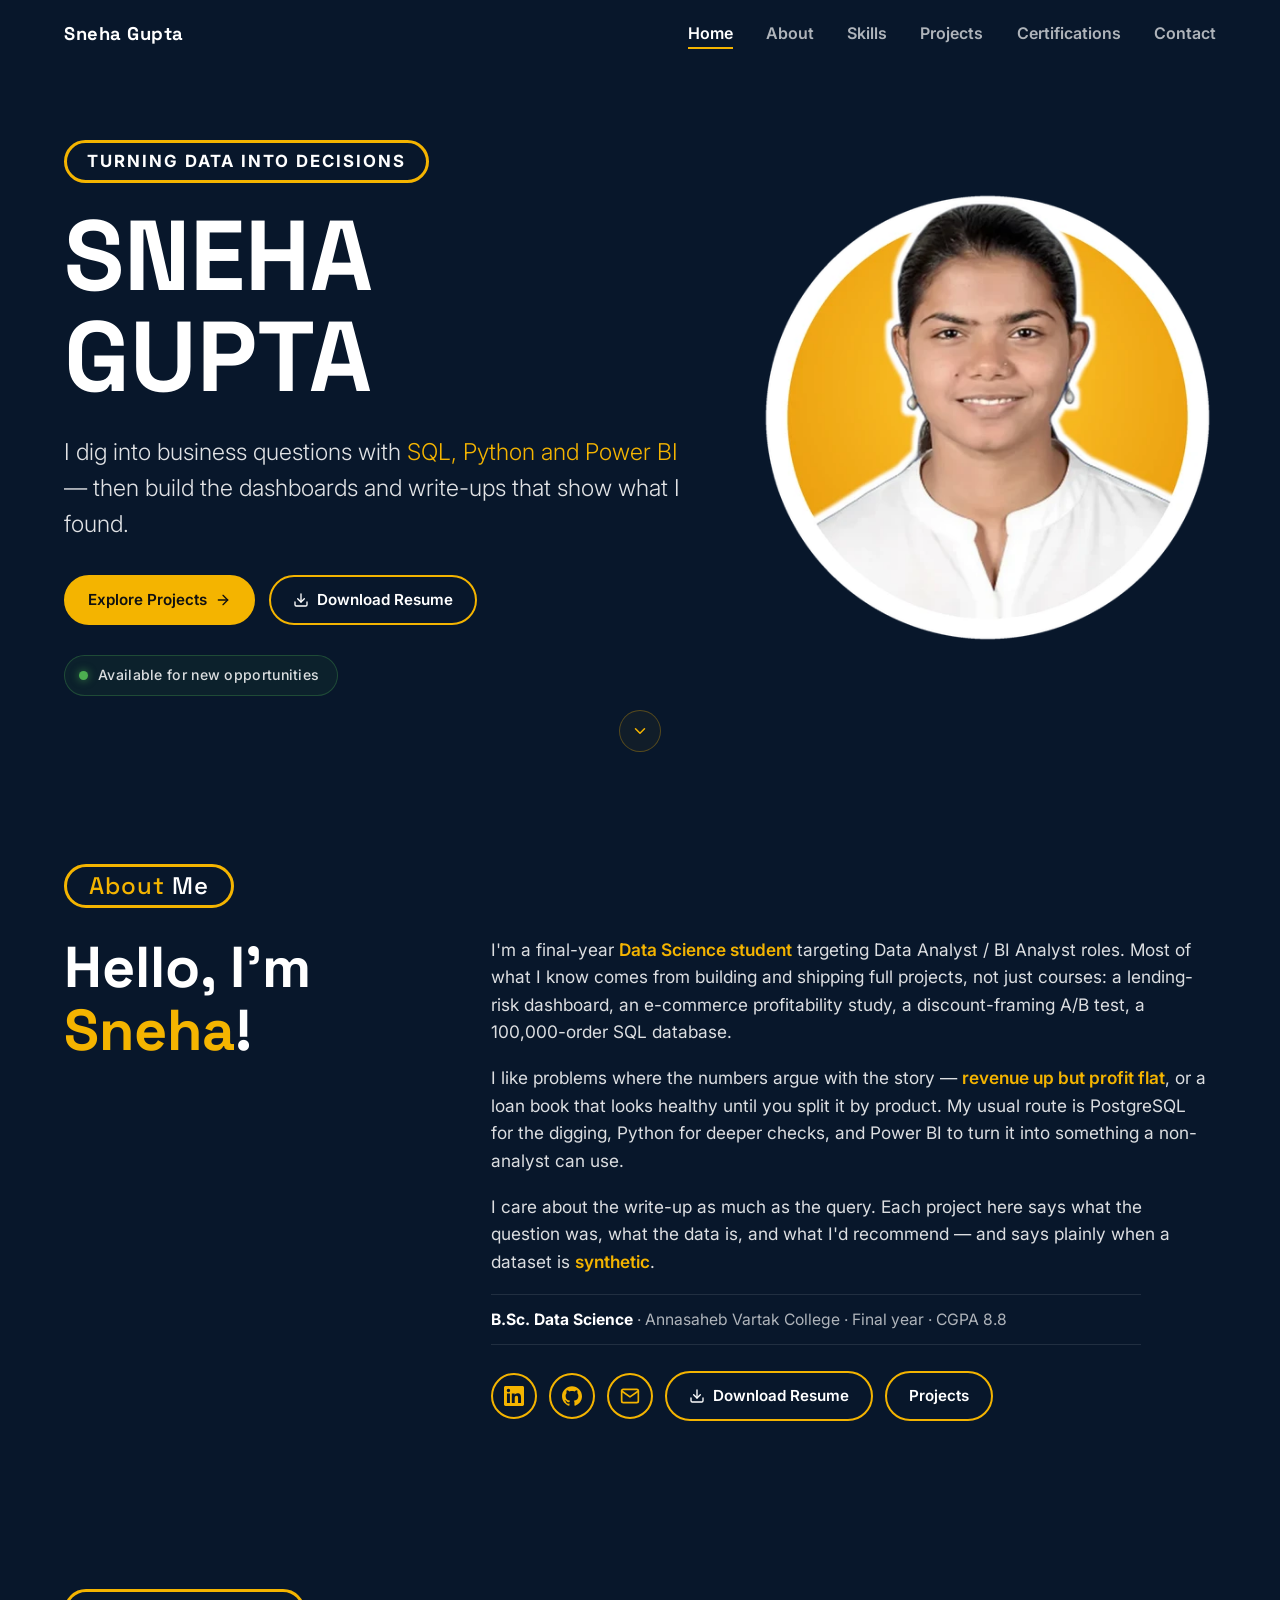
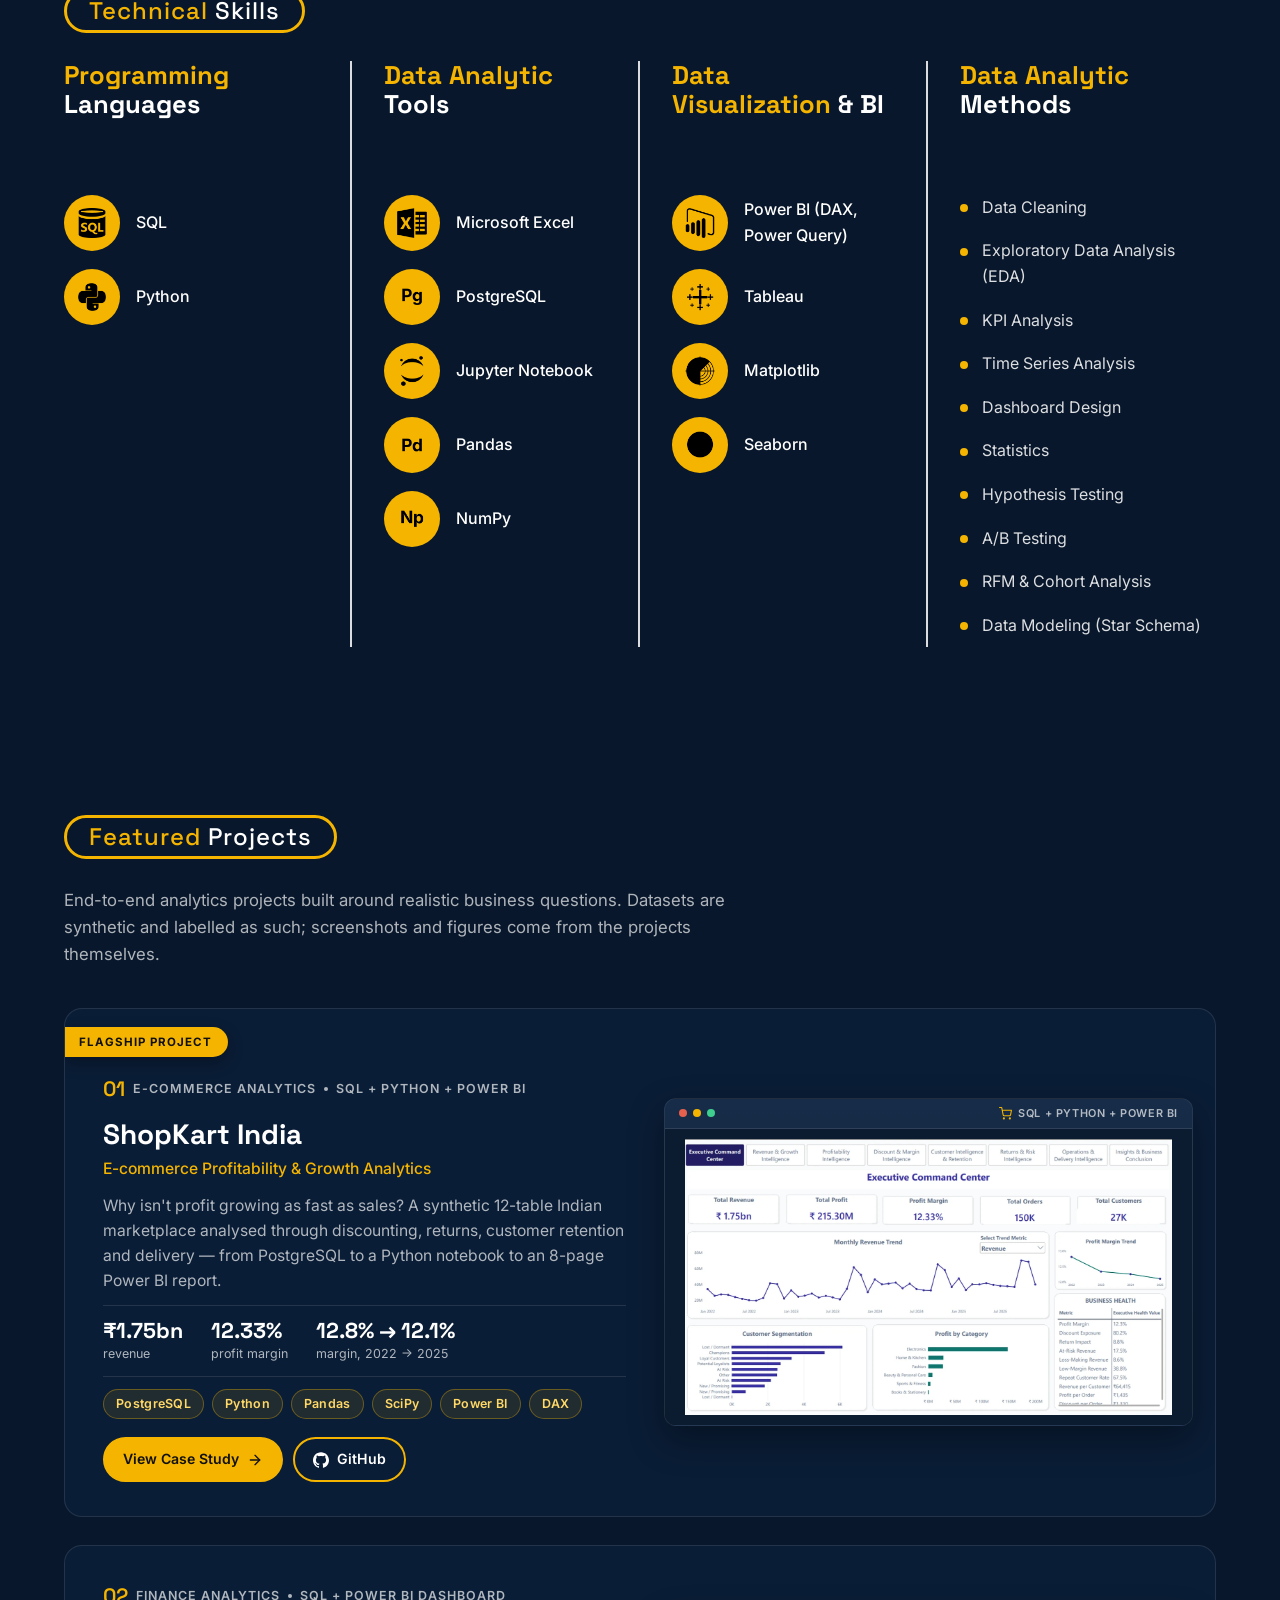
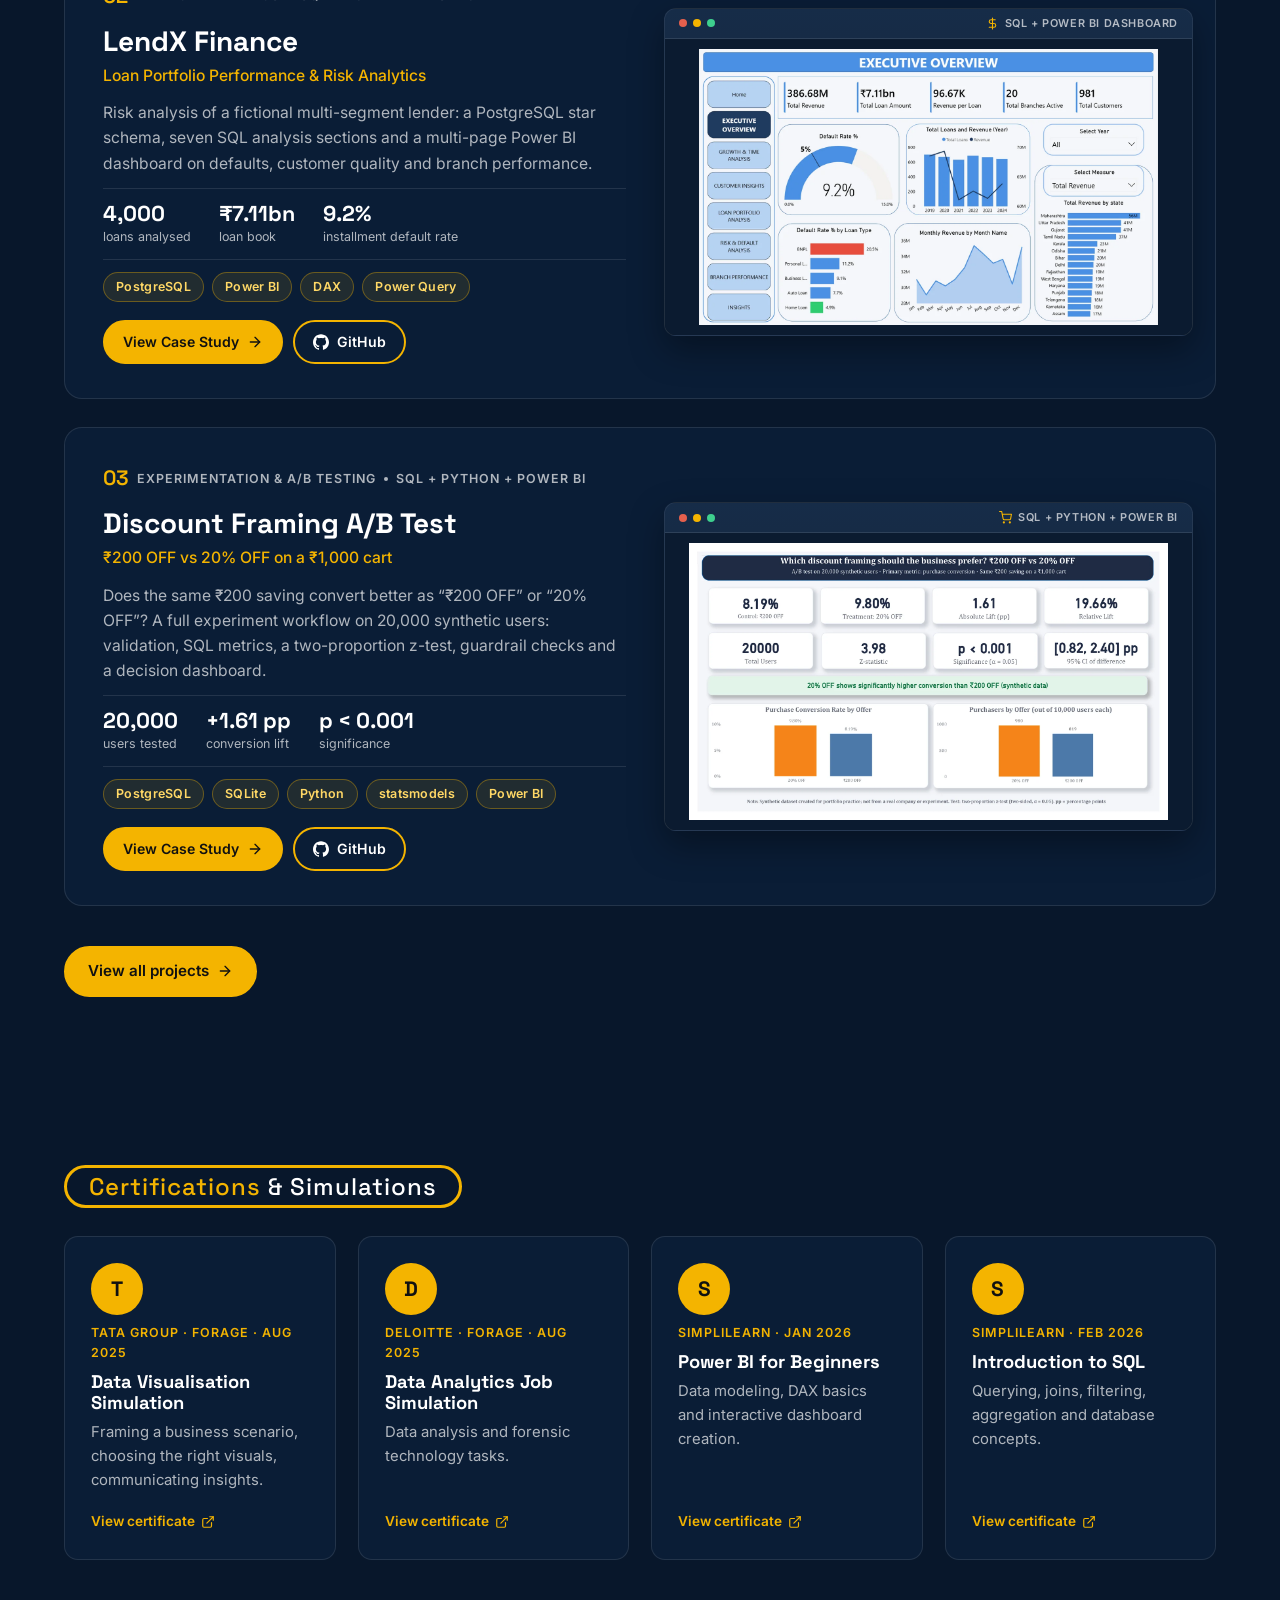
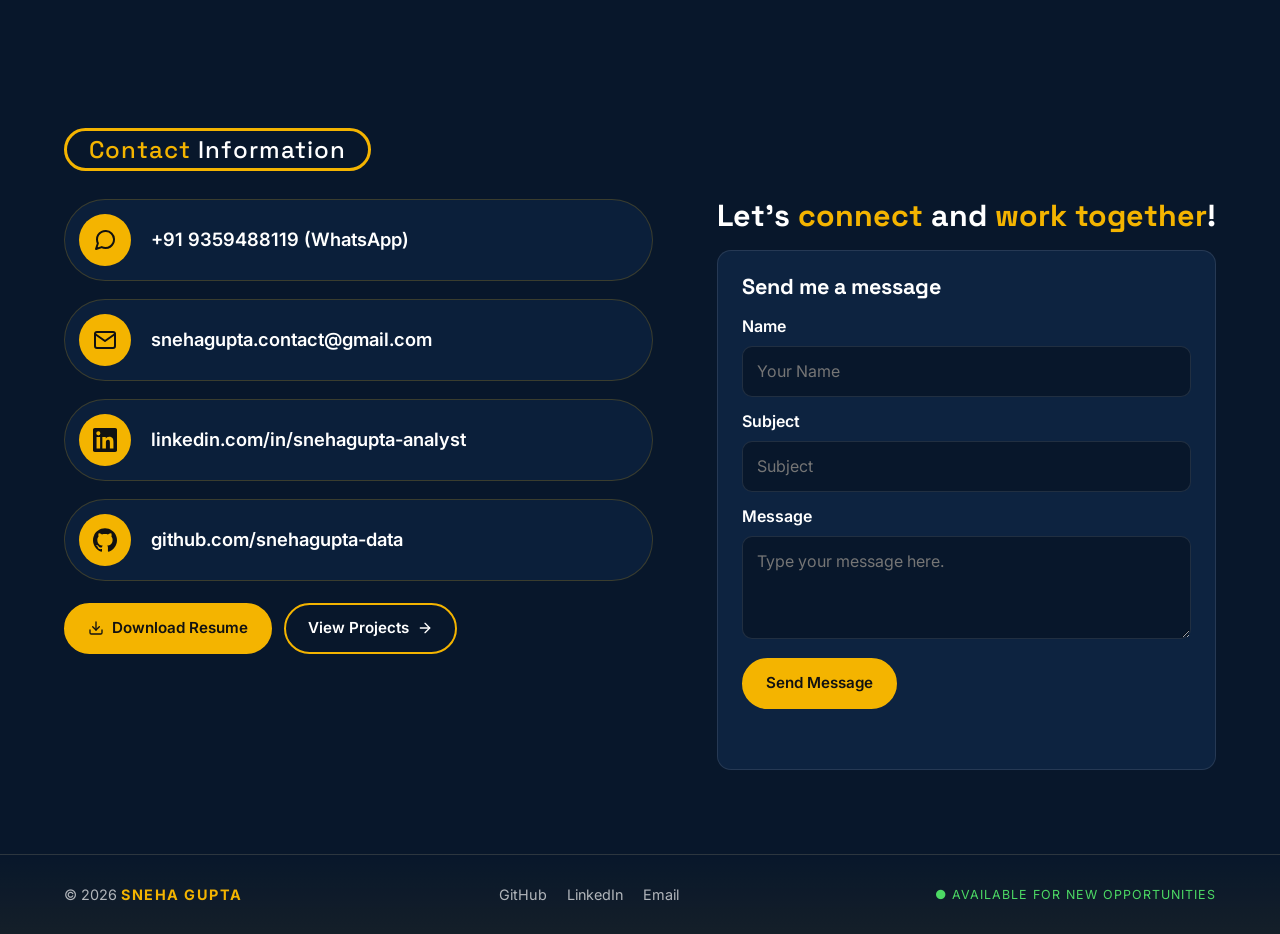
<file: index.html>
<!DOCTYPE html>
<html lang="en">
<head>
  <meta charset="UTF-8">
  <meta name="viewport" content="width=device-width, initial-scale=1.0">
  <title>Sneha Gupta | Data Analyst Portfolio — SQL, Python, Power BI</title>
  <meta name="description" content="Sneha Gupta, final-year Data Science student targeting Data Analyst / BI Analyst roles. SQL, Python and Power BI projects: ShopKart India, LendX Finance, a discount A/B test and more.">
  <meta name="theme-color" content="#08172b">
  <meta property="og:type" content="website">
  <meta property="og:title" content="Sneha Gupta | Data Analyst Portfolio — SQL, Python, Power BI">
  <meta property="og:description" content="Final-year Data Science student targeting Data Analyst / BI Analyst roles. SQL, Python and Power BI case studies on realistic business questions, using synthetic data.">
  <meta name="twitter:card" content="summary">
  <meta property="og:url" content="https://snehagupta-data.github.io/">
  <meta property="og:image" content="https://snehagupta-data.github.io/assets/images/profile/sneha.webp">
  <meta name="twitter:image" content="https://snehagupta-data.github.io/assets/images/profile/sneha.webp">
  <link rel="canonical" href="https://snehagupta-data.github.io/">
  <link rel="icon" href="data:image/svg+xml,%3Csvg xmlns='http://www.w3.org/2000/svg' viewBox='0 0 64 64'%3E%3Crect width='64' height='64' rx='14' fill='%230b1f3a'/%3E%3Ctext x='32' y='43' font-size='30' font-weight='700' text-anchor='middle' fill='%23f4b400' font-family='Arial'%3ESG%3C/text%3E%3C/svg%3E">
  <link rel="preconnect" href="https://fonts.googleapis.com">
  <link rel="preconnect" href="https://fonts.gstatic.com" crossorigin>
  <link href="https://fonts.googleapis.com/css2?family=Inter:wght@300;400;500;600;700&family=Space+Grotesk:wght@400;500;700&display=swap" rel="stylesheet">
  <link rel="stylesheet" href="css/style.css">
  <script>document.documentElement.classList.add("js")</script>
</head>
<body data-page="home">
  <div id="scroll-progress"></div>
  <header id="site-nav"></header>

  <!-- Section order: Home → About → Skills → Projects → Certifications → Contact.
       All content below is filled from data/portfolio-data.js by js/script.js -->
  <main>
    <section id="home" class="hero"></section>
    <section id="about" class="section"></section>
    <section id="skills" class="section"></section>
    <section id="projects" class="section"></section>
    <section id="certifications" class="section"></section>
    <section id="contact" class="section"></section>
    <noscript><p class="noscript">This portfolio needs JavaScript. My projects are also on <a class="yellow" href="https://github.com/snehagupta-data">GitHub</a>.</p></noscript>
  </main>

  <footer id="site-footer"></footer>
  <script src="data/portfolio-data.js"></script>
  <script src="js/script.js"></script>
  <script src="js/firebase-config.js"></script>
  <script src="js/contact-form.js"></script>
</body>
</html>
</file>
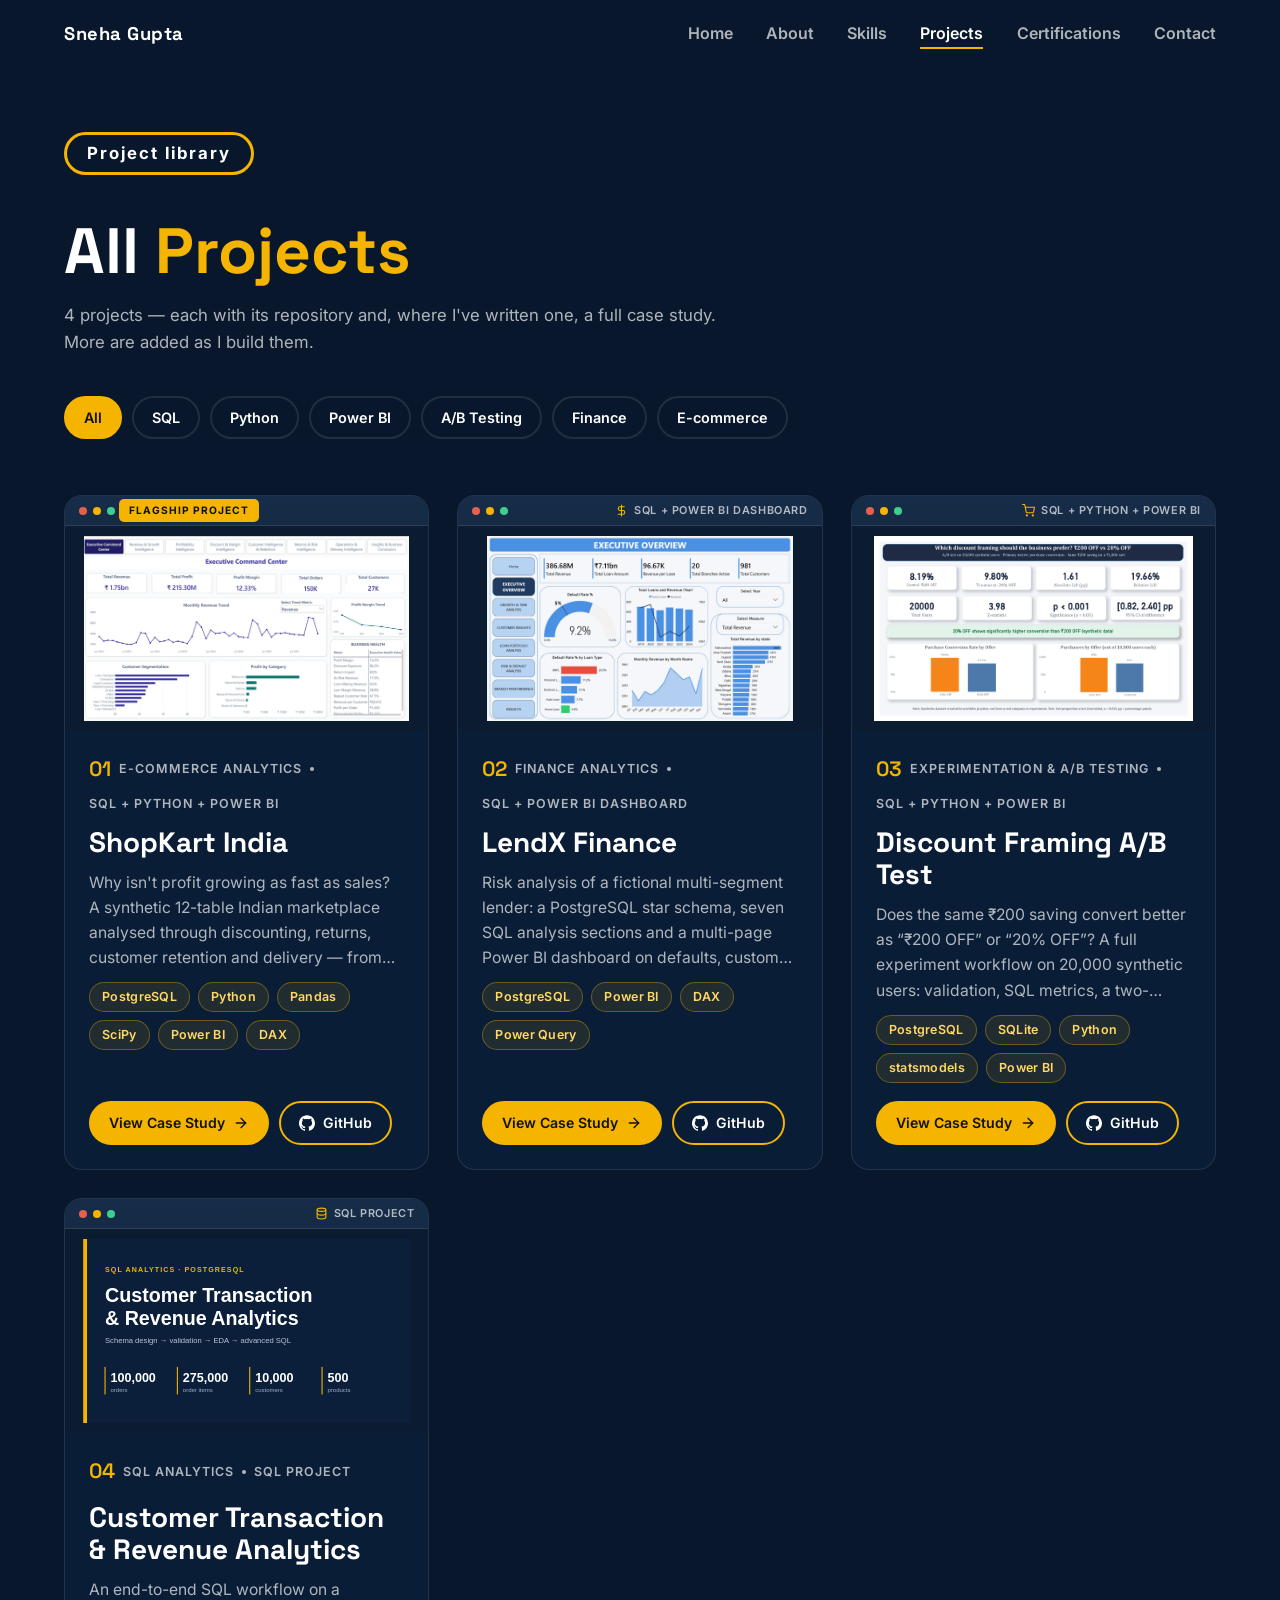
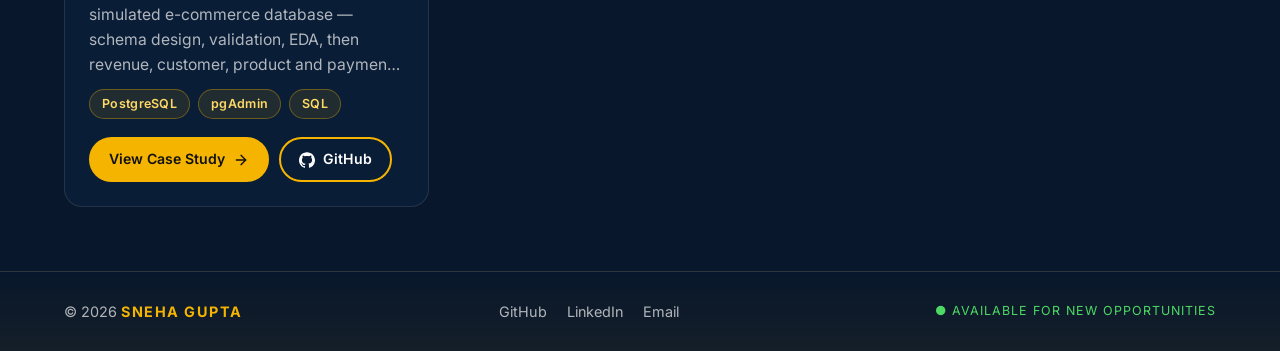
<file: projects.html>
<!DOCTYPE html>
<html lang="en">
<head>
  <meta charset="UTF-8">
  <meta name="viewport" content="width=device-width, initial-scale=1.0">
  <title>All Projects | Sneha Gupta</title>
  <meta name="description" content="Every analytics project by Sneha Gupta — SQL, Python and Power BI case studies with GitHub repositories.">
  <meta name="theme-color" content="#08172b">
  <meta property="og:type" content="website">
  <meta property="og:title" content="All Projects | Sneha Gupta">
  <meta property="og:description" content="SQL, Python and Power BI analytics case studies, each with its GitHub repository.">
  <meta name="twitter:card" content="summary">
  <meta property="og:url" content="https://snehagupta-data.github.io/projects.html">
  <meta property="og:image" content="https://snehagupta-data.github.io/assets/images/profile/sneha.webp">
  <meta name="twitter:image" content="https://snehagupta-data.github.io/assets/images/profile/sneha.webp">
  <link rel="canonical" href="https://snehagupta-data.github.io/projects.html">
  <link rel="icon" href="data:image/svg+xml,%3Csvg xmlns='http://www.w3.org/2000/svg' viewBox='0 0 64 64'%3E%3Crect width='64' height='64' rx='14' fill='%230b1f3a'/%3E%3Ctext x='32' y='43' font-size='30' font-weight='700' text-anchor='middle' fill='%23f4b400' font-family='Arial'%3ESG%3C/text%3E%3C/svg%3E">
  <link rel="preconnect" href="https://fonts.googleapis.com">
  <link rel="preconnect" href="https://fonts.gstatic.com" crossorigin>
  <link href="https://fonts.googleapis.com/css2?family=Inter:wght@300;400;500;600;700&family=Space+Grotesk:wght@400;500;700&display=swap" rel="stylesheet">
  <link rel="stylesheet" href="css/style.css">
  <script>document.documentElement.classList.add("js")</script>
</head>
<body data-page="projects">
  <div id="scroll-progress"></div>
  <header id="site-nav"></header>

  <main>
    <!-- Intro + filter chips are generated from data/portfolio-data.js -->
    <section id="projects-intro" class="page-head"></section>
    <div class="container"><div id="project-grid" class="project-grid"></div></div>
    <noscript><p class="noscript">This page needs JavaScript. Browse the projects on <a class="yellow" href="https://github.com/snehagupta-data">GitHub</a>.</p></noscript>
  </main>

  <footer id="site-footer"></footer>
  <script src="data/portfolio-data.js"></script>
  <script src="js/script.js"></script>
</body>
</html>
</file>
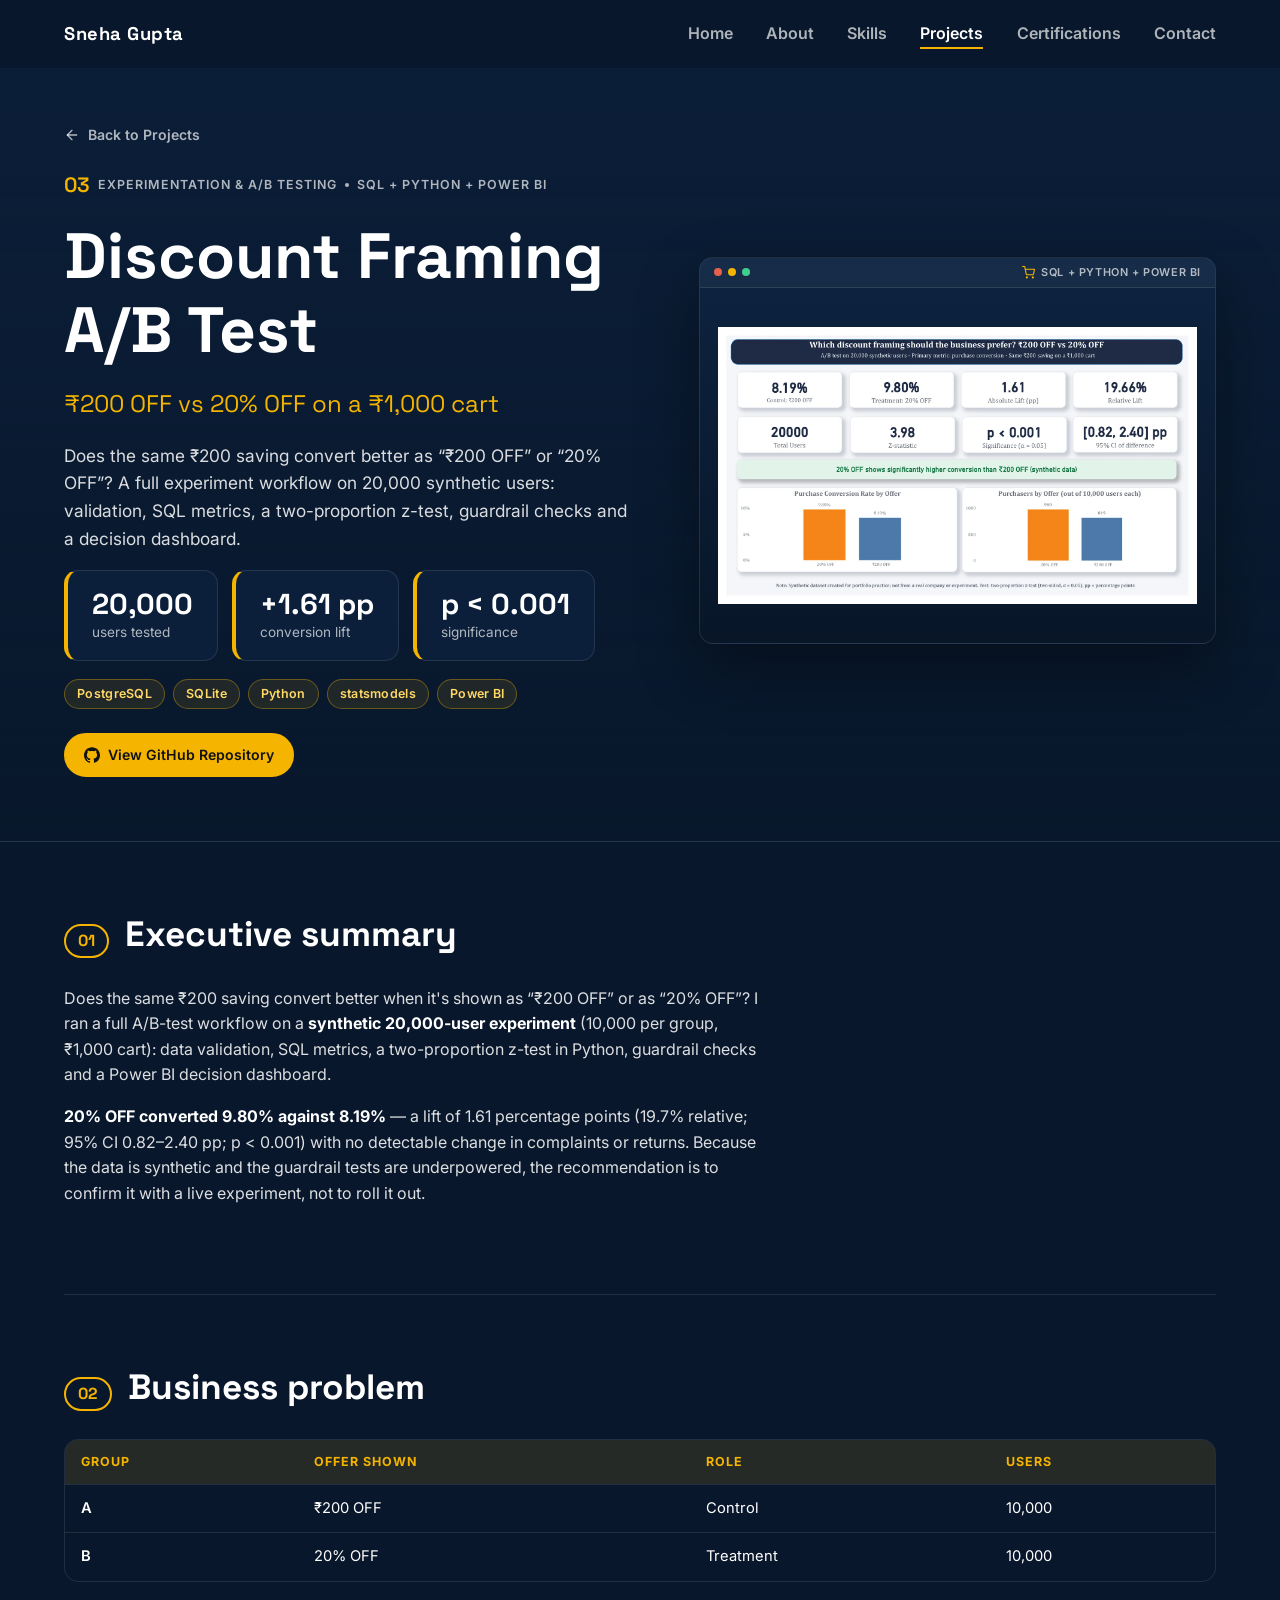
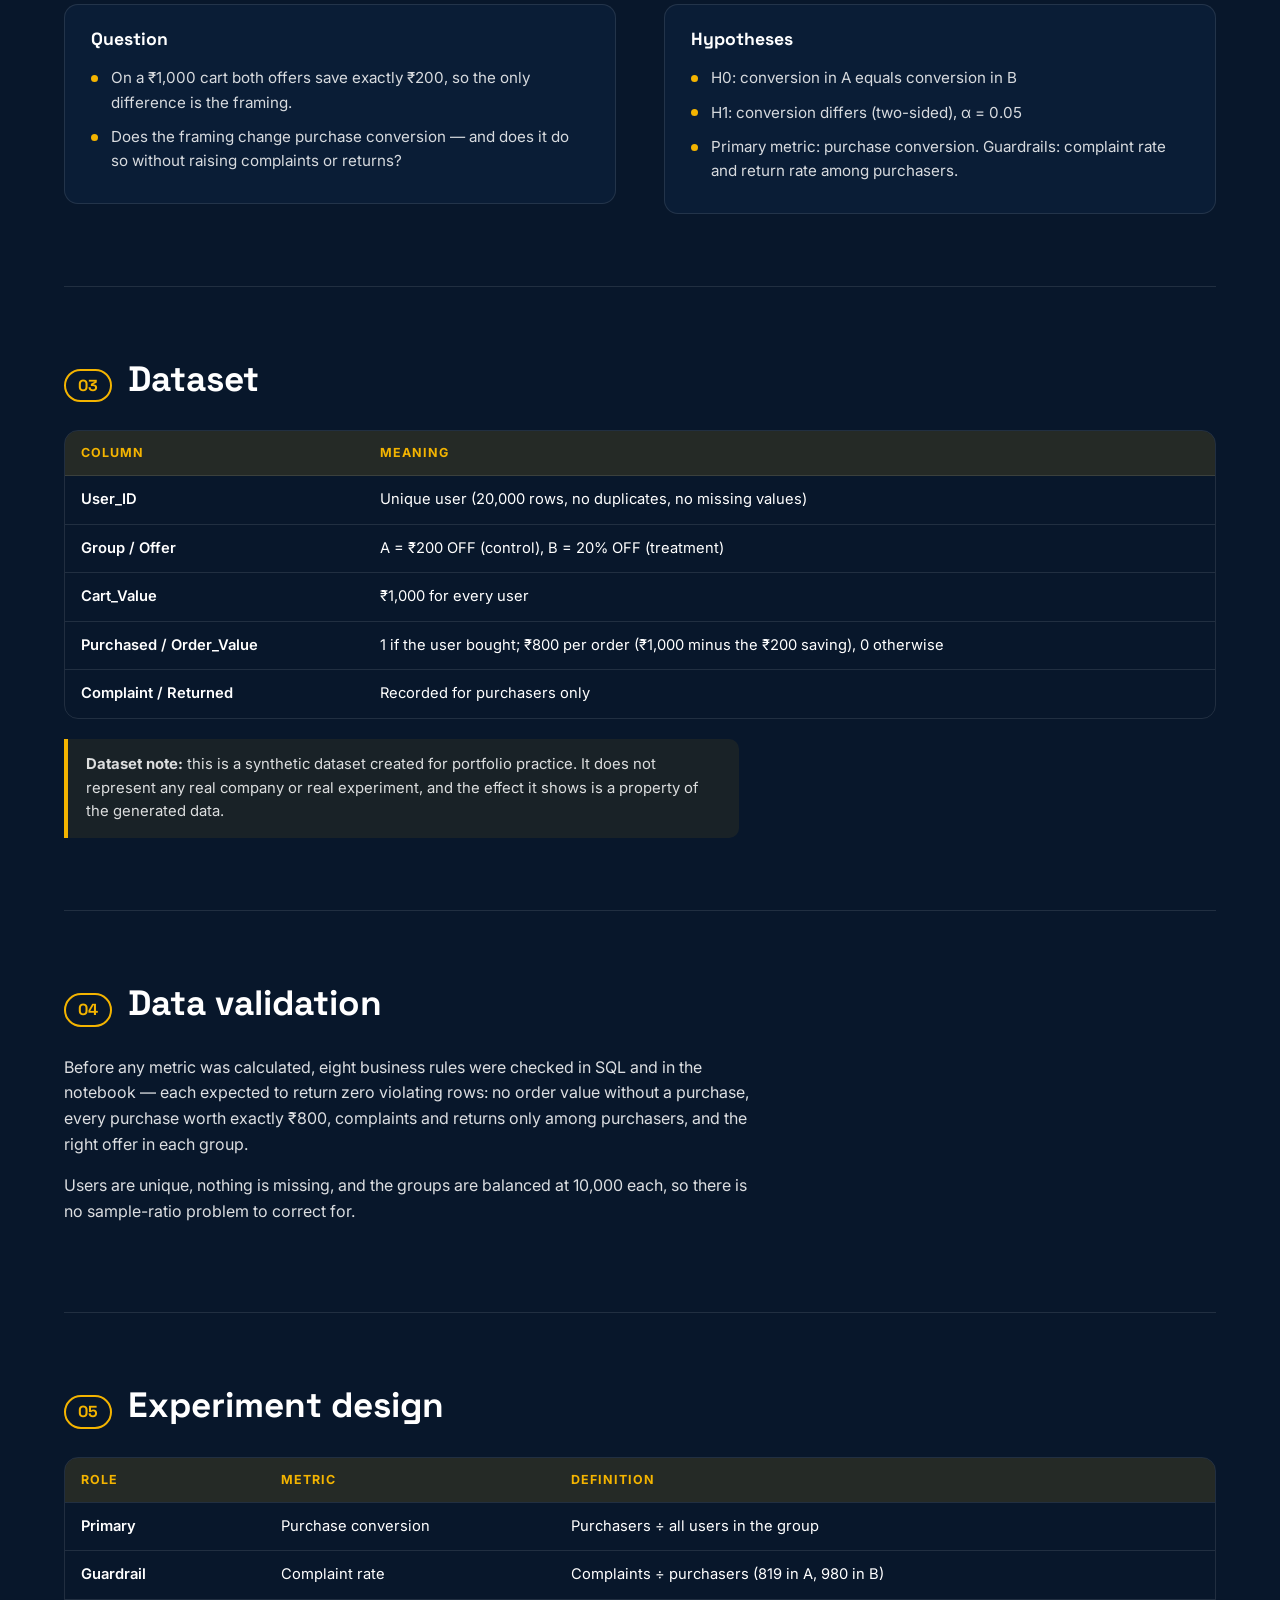
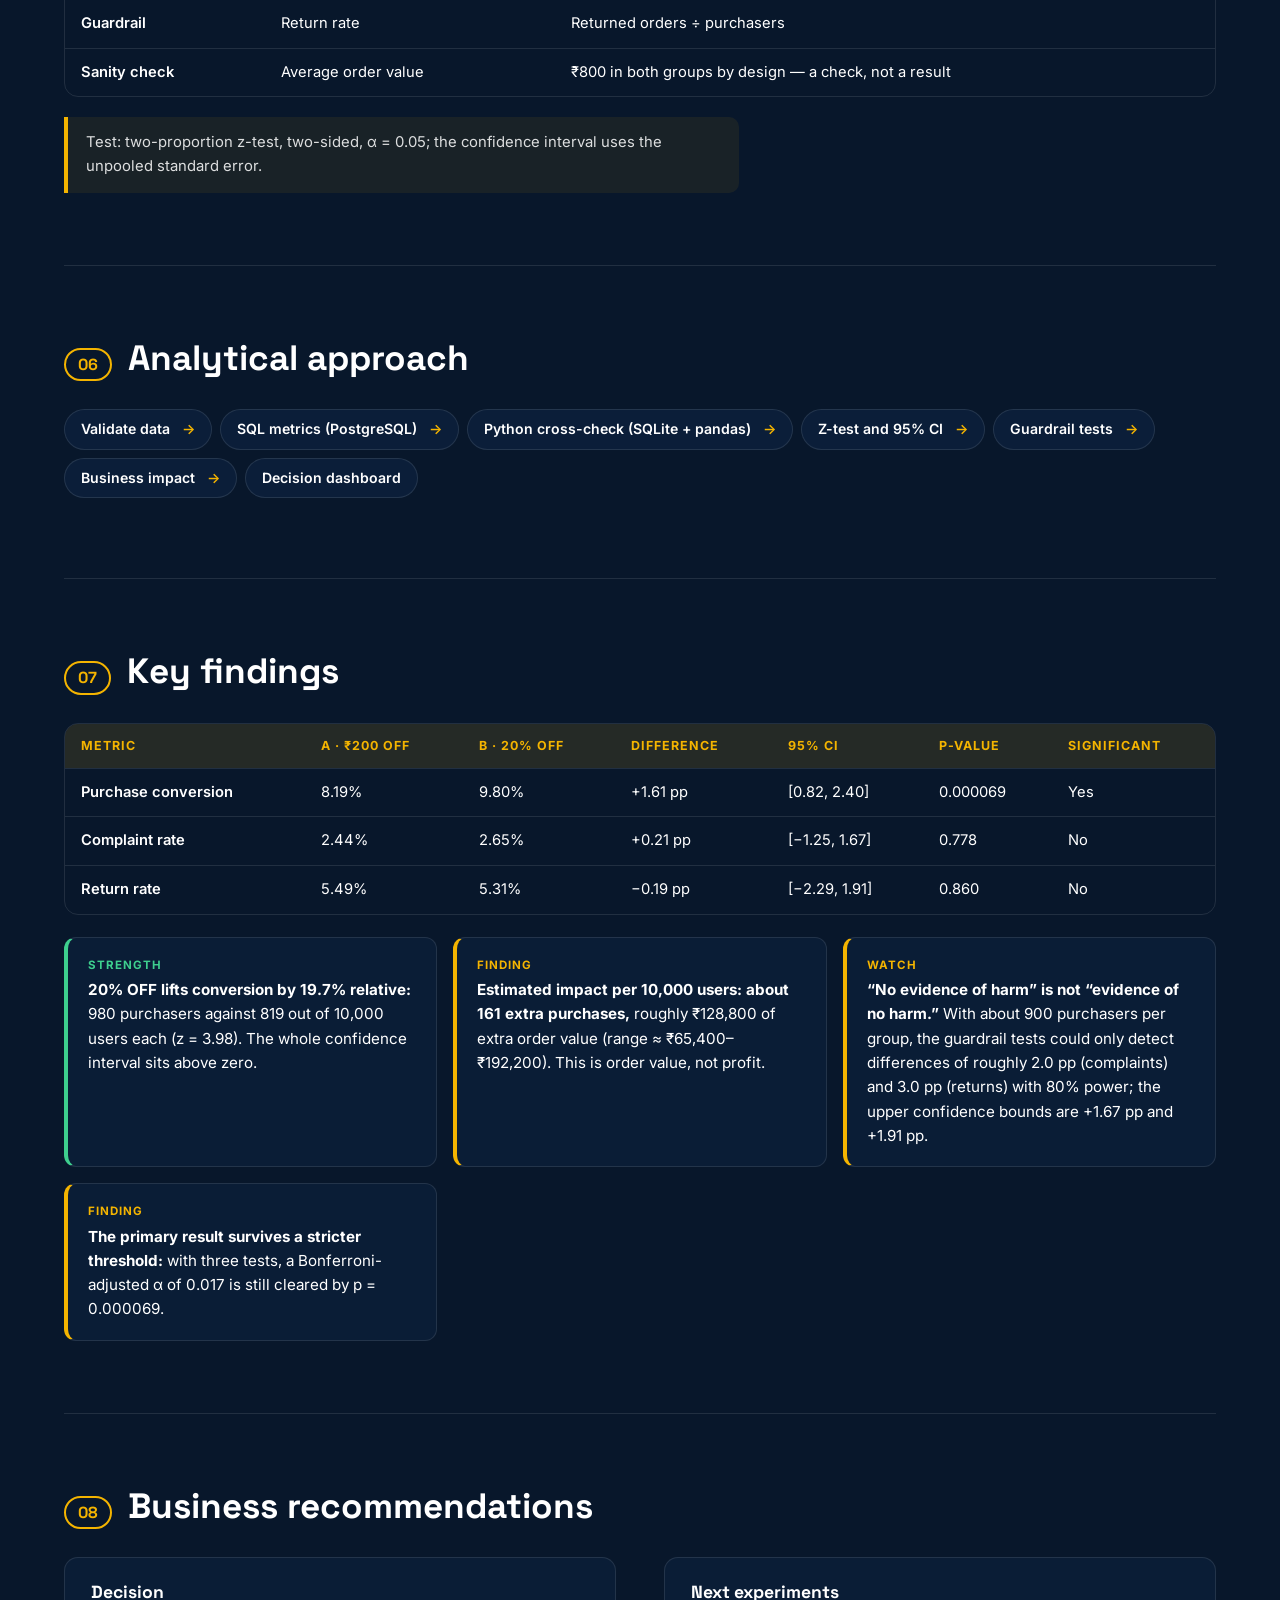
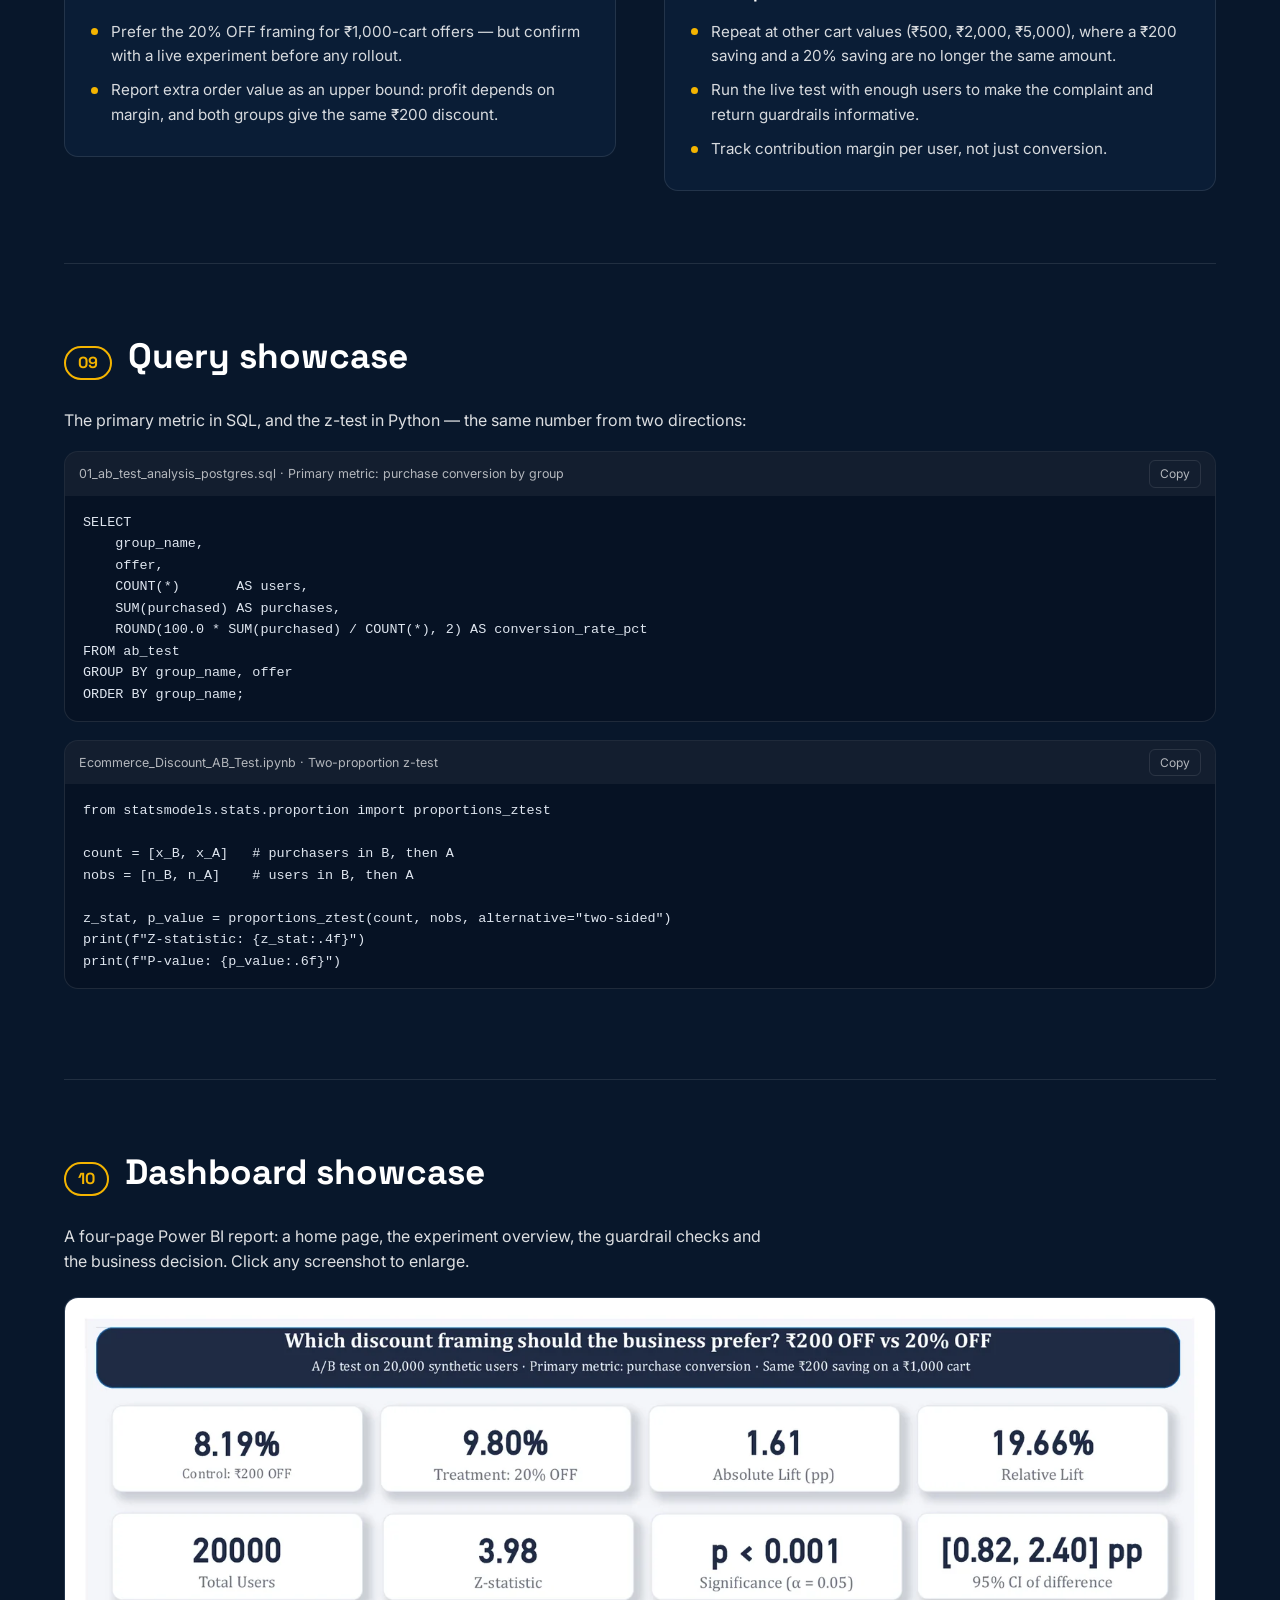
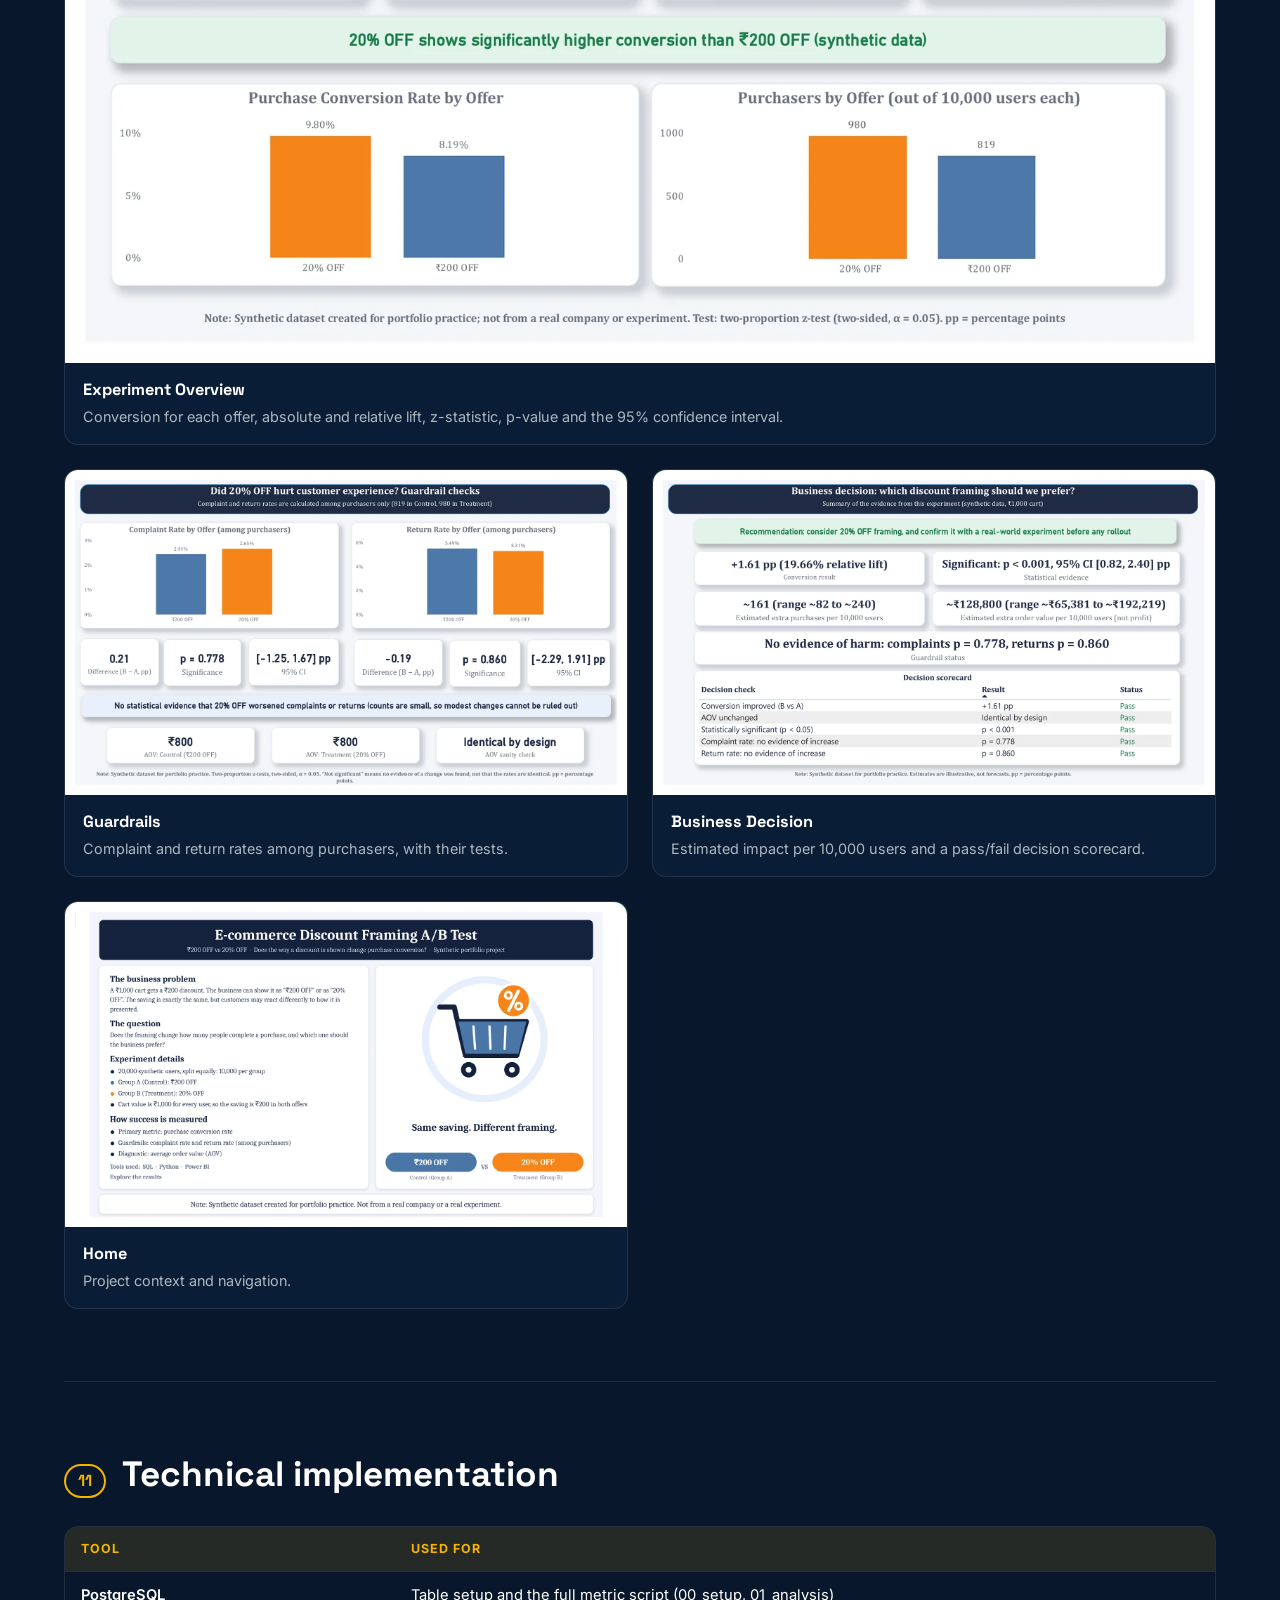
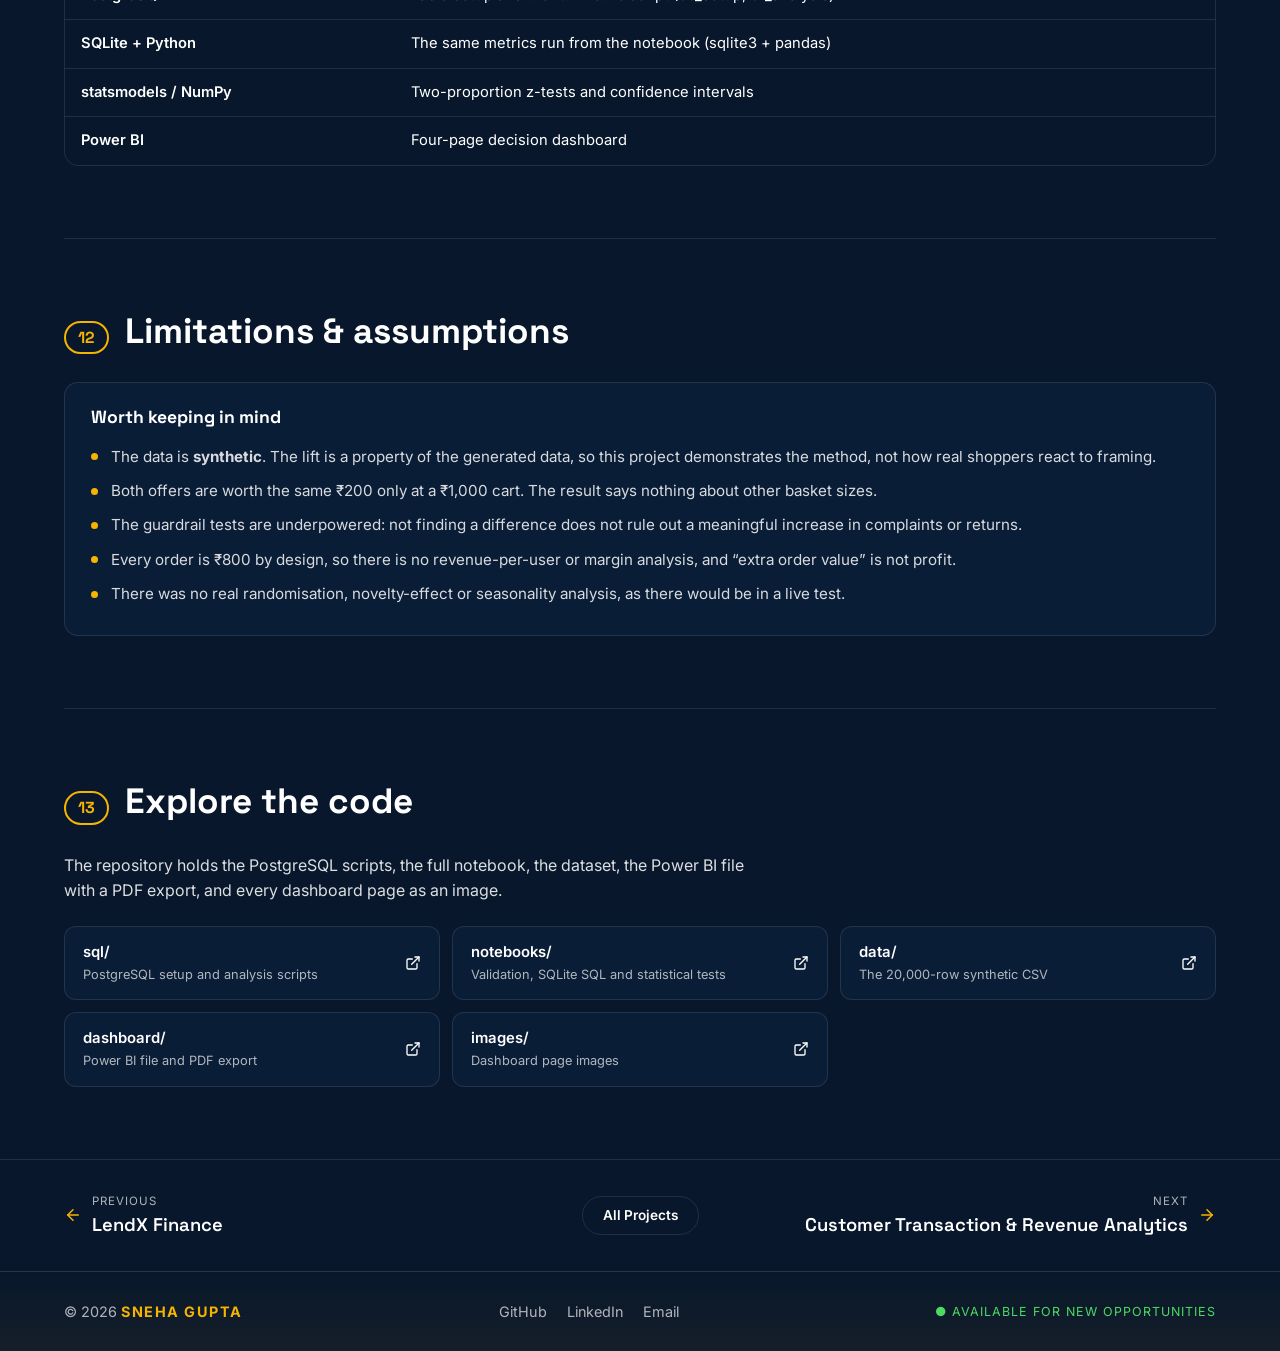
<file: projects/ab-test.html>
<!DOCTYPE html>
<html lang="en">
<head>
  <meta charset="UTF-8">
  <meta name="viewport" content="width=device-width, initial-scale=1.0">
  <title>Discount Framing A/B Test | Sneha Gupta</title>
  <meta name="description" content="Case study: an A/B test of ₹200 OFF versus 20% OFF on 20,000 synthetic users — SQL metrics, a two-proportion z-test, guardrail checks and a Power BI decision dashboard.">
  <meta name="theme-color" content="#08172b">
  <meta property="og:type" content="article">
  <meta property="og:title" content="Discount Framing A/B Test | Sneha Gupta">
  <meta property="og:description" content="Case study: an A/B test of ₹200 OFF versus 20% OFF on 20,000 synthetic users — SQL metrics, a two-proportion z-test, guardrail checks and a Power BI decision dashboard.">
  <meta name="twitter:card" content="summary">
  <meta property="og:url" content="https://snehagupta-data.github.io/projects/ab-test.html">
  <meta property="og:image" content="https://snehagupta-data.github.io/assets/images/projects/ab-test/ab-test-experiment-overview.webp">
  <meta name="twitter:image" content="https://snehagupta-data.github.io/assets/images/projects/ab-test/ab-test-experiment-overview.webp">
  <link rel="canonical" href="https://snehagupta-data.github.io/projects/ab-test.html">
  <link rel="icon" href="data:image/svg+xml,%3Csvg xmlns='http://www.w3.org/2000/svg' viewBox='0 0 64 64'%3E%3Crect width='64' height='64' rx='14' fill='%230b1f3a'/%3E%3Ctext x='32' y='43' font-size='30' font-weight='700' text-anchor='middle' fill='%23f4b400' font-family='Arial'%3ESG%3C/text%3E%3C/svg%3E">
  <link rel="preconnect" href="https://fonts.googleapis.com">
  <link rel="preconnect" href="https://fonts.gstatic.com" crossorigin>
  <link href="https://fonts.googleapis.com/css2?family=Inter:wght@300;400;500;600;700&family=Space+Grotesk:wght@400;500;700&display=swap" rel="stylesheet">
  <link rel="stylesheet" href="../css/style.css">
  <script>document.documentElement.classList.add("js")</script>
</head>
<body data-page="case" data-project="ab-test" data-root="../">
  <div id="scroll-progress"></div>
  <header id="site-nav"></header>

  <main>
    <!-- Header (title, stats, tools, GitHub button) is generated from the project entry in data/portfolio-data.js -->
    <section id="case-hero" class="case-hero"></section>

    <!-- ===== CASE-STUDY BODY: plain HTML. Edit, add or delete whole <section> blocks freely. ===== -->
    <div class="container">

      <section class="cs-section">
        <div class="cs-head"><span class="cs-num">01</span><h2>Executive summary</h2></div>
        <div class="prose"><p>Does the same ₹200 saving convert better when it's shown as “₹200 OFF” or as “20% OFF”? I ran a full A/B-test workflow on a <strong>synthetic 20,000-user experiment</strong> (10,000 per group, ₹1,000 cart): data validation, SQL metrics, a two-proportion z-test in Python, guardrail checks and a Power BI decision dashboard.</p><p><strong>20% OFF converted 9.80% against 8.19%</strong> — a lift of 1.61 percentage points (19.7% relative; 95% CI 0.82–2.40 pp; p &lt; 0.001) with no detectable change in complaints or returns. Because the data is synthetic and the guardrail tests are underpowered, the recommendation is to confirm it with a live experiment, not to roll it out.</p></div>
      </section>

      <section class="cs-section">
        <div class="cs-head"><span class="cs-num">02</span><h2>Business problem</h2></div>
        <div class="table-wrap"><table class="data"><thead><tr><th>Group</th><th>Offer shown</th><th>Role</th><th>Users</th></tr></thead><tbody><tr><td>A</td><td>₹200 OFF</td><td>Control</td><td>10,000</td></tr><tr><td>B</td><td>20% OFF</td><td>Treatment</td><td>10,000</td></tr></tbody></table></div>
        <div class="split"><div class="panel"><h3>Question</h3><ul><li>On a ₹1,000 cart both offers save exactly ₹200, so the only difference is the framing.</li><li>Does the framing change purchase conversion — and does it do so without raising complaints or returns?</li></ul></div><div class="panel"><h3>Hypotheses</h3><ul><li>H0: conversion in A equals conversion in B</li><li>H1: conversion differs (two-sided), α = 0.05</li><li>Primary metric: purchase conversion. Guardrails: complaint rate and return rate among purchasers.</li></ul></div></div>
      </section>

      <section class="cs-section">
        <div class="cs-head"><span class="cs-num">03</span><h2>Dataset</h2></div>
        <div class="table-wrap"><table class="data"><thead><tr><th>Column</th><th>Meaning</th></tr></thead><tbody><tr><td>User_ID</td><td>Unique user (20,000 rows, no duplicates, no missing values)</td></tr><tr><td>Group / Offer</td><td>A = ₹200 OFF (control), B = 20% OFF (treatment)</td></tr><tr><td>Cart_Value</td><td>₹1,000 for every user</td></tr><tr><td>Purchased / Order_Value</td><td>1 if the user bought; ₹800 per order (₹1,000 minus the ₹200 saving), 0 otherwise</td></tr><tr><td>Complaint / Returned</td><td>Recorded for purchasers only</td></tr></tbody></table></div>
        <p class="note"><strong>Dataset note:</strong> this is a synthetic dataset created for portfolio practice. It does not represent any real company or real experiment, and the effect it shows is a property of the generated data.</p>
      </section>

      <section class="cs-section">
        <div class="cs-head"><span class="cs-num">04</span><h2>Data validation</h2></div>
        <div class="prose"><p>Before any metric was calculated, eight business rules were checked in SQL and in the notebook — each expected to return zero violating rows: no order value without a purchase, every purchase worth exactly ₹800, complaints and returns only among purchasers, and the right offer in each group.</p><p>Users are unique, nothing is missing, and the groups are balanced at 10,000 each, so there is no sample-ratio problem to correct for.</p></div>
      </section>

      <section class="cs-section">
        <div class="cs-head"><span class="cs-num">05</span><h2>Experiment design</h2></div>
        <div class="table-wrap"><table class="data"><thead><tr><th>Role</th><th>Metric</th><th>Definition</th></tr></thead><tbody><tr><td>Primary</td><td>Purchase conversion</td><td>Purchasers ÷ all users in the group</td></tr><tr><td>Guardrail</td><td>Complaint rate</td><td>Complaints ÷ purchasers (819 in A, 980 in B)</td></tr><tr><td>Guardrail</td><td>Return rate</td><td>Returned orders ÷ purchasers</td></tr><tr><td>Sanity check</td><td>Average order value</td><td>₹800 in both groups by design — a check, not a result</td></tr></tbody></table></div>
        <p class="note">Test: two-proportion z-test, two-sided, α = 0.05; the confidence interval uses the unpooled standard error.</p>
      </section>

      <section class="cs-section">
        <div class="cs-head"><span class="cs-num">06</span><h2>Analytical approach</h2></div>
        <ul class="flow"><li>Validate data</li><li>SQL metrics (PostgreSQL)</li><li>Python cross-check (SQLite + pandas)</li><li>Z-test and 95% CI</li><li>Guardrail tests</li><li>Business impact</li><li>Decision dashboard</li></ul>
      </section>

      <section class="cs-section">
        <div class="cs-head"><span class="cs-num">07</span><h2>Key findings</h2></div>
        <div class="table-wrap"><table class="data"><thead><tr><th>Metric</th><th>A · ₹200 OFF</th><th>B · 20% OFF</th><th>Difference</th><th>95% CI</th><th>p-value</th><th>Significant</th></tr></thead><tbody><tr><td>Purchase conversion</td><td>8.19%</td><td>9.80%</td><td>+1.61 pp</td><td>[0.82, 2.40]</td><td>0.000069</td><td>Yes</td></tr><tr><td>Complaint rate</td><td>2.44%</td><td>2.65%</td><td>+0.21 pp</td><td>[−1.25, 1.67]</td><td>0.778</td><td>No</td></tr><tr><td>Return rate</td><td>5.49%</td><td>5.31%</td><td>−0.19 pp</td><td>[−2.29, 1.91]</td><td>0.860</td><td>No</td></tr></tbody></table></div>
        <div class="insights"><div class="insight insight--good"><small>Strength</small><strong>20% OFF lifts conversion by 19.7% relative:</strong> 980 purchasers against 819 out of 10,000 users each (z = 3.98). The whole confidence interval sits above zero.</div><div class="insight"><small>Finding</small><strong>Estimated impact per 10,000 users: about 161 extra purchases,</strong> roughly ₹128,800 of extra order value (range ≈ ₹65,400–₹192,200). This is order value, not profit.</div><div class="insight"><small>Watch</small><strong>“No evidence of harm” is not “evidence of no harm.”</strong> With about 900 purchasers per group, the guardrail tests could only detect differences of roughly 2.0 pp (complaints) and 3.0 pp (returns) with 80% power; the upper confidence bounds are +1.67 pp and +1.91 pp.</div><div class="insight"><small>Finding</small><strong>The primary result survives a stricter threshold:</strong> with three tests, a Bonferroni-adjusted α of 0.017 is still cleared by p = 0.000069.</div></div>
      </section>

      <section class="cs-section">
        <div class="cs-head"><span class="cs-num">08</span><h2>Business recommendations</h2></div>
        <div class="split"><div class="panel"><h3>Decision</h3><ul><li>Prefer the 20% OFF framing for ₹1,000-cart offers — but confirm with a live experiment before any rollout.</li><li>Report extra order value as an upper bound: profit depends on margin, and both groups give the same ₹200 discount.</li></ul></div><div class="panel"><h3>Next experiments</h3><ul><li>Repeat at other cart values (₹500, ₹2,000, ₹5,000), where a ₹200 saving and a 20% saving are no longer the same amount.</li><li>Run the live test with enough users to make the complaint and return guardrails informative.</li><li>Track contribution margin per user, not just conversion.</li></ul></div></div>
      </section>

      <section class="cs-section">
        <div class="cs-head"><span class="cs-num">09</span><h2>Query showcase</h2></div>
        <div class="prose"><p>The primary metric in SQL, and the z-test in Python — the same number from two directions:</p></div>
        <div class="code-block"><div class="code-head"><span>01_ab_test_analysis_postgres.sql · Primary metric: purchase conversion by group</span><button class="copy-btn" type="button">Copy</button></div><pre><code>SELECT
    group_name,
    offer,
    COUNT(*)       AS users,
    SUM(purchased) AS purchases,
    ROUND(100.0 * SUM(purchased) / COUNT(*), 2) AS conversion_rate_pct
FROM ab_test
GROUP BY group_name, offer
ORDER BY group_name;</code></pre></div>
        <div class="code-block"><div class="code-head"><span>Ecommerce_Discount_AB_Test.ipynb · Two-proportion z-test</span><button class="copy-btn" type="button">Copy</button></div><pre><code>from statsmodels.stats.proportion import proportions_ztest

count = [x_B, x_A]   # purchasers in B, then A
nobs = [n_B, n_A]    # users in B, then A

z_stat, p_value = proportions_ztest(count, nobs, alternative=&quot;two-sided&quot;)
print(f&quot;Z-statistic: {z_stat:.4f}&quot;)
print(f&quot;P-value: {p_value:.6f}&quot;)</code></pre></div>
      </section>

      <section class="cs-section">
        <div class="cs-head"><span class="cs-num">10</span><h2>Dashboard showcase</h2></div>
        <div class="prose"><p>A four-page Power BI report: a home page, the experiment overview, the guardrail checks and the business decision. Click any screenshot to enlarge.</p></div>
        <div class="gallery"><figure class="shot shot--wide"><img src="../assets/images/projects/ab-test/ab-test-experiment-overview.webp" alt="Experiment overview dashboard" width="1600" height="925" loading="lazy" data-zoom><figcaption><strong>Experiment Overview</strong>Conversion for each offer, absolute and relative lift, z-statistic, p-value and the 95% confidence interval.</figcaption></figure><figure class="shot"><img src="../assets/images/projects/ab-test/ab-test-guardrails.webp" alt="Guardrail metrics dashboard" width="1600" height="925" loading="lazy" data-zoom><figcaption><strong>Guardrails</strong>Complaint and return rates among purchasers, with their tests.</figcaption></figure><figure class="shot"><img src="../assets/images/projects/ab-test/ab-test-business-decision.webp" alt="Business decision dashboard" width="1600" height="925" loading="lazy" data-zoom><figcaption><strong>Business Decision</strong>Estimated impact per 10,000 users and a pass/fail decision scorecard.</figcaption></figure><figure class="shot"><img src="../assets/images/projects/ab-test/ab-test-home.webp" alt="A/B test dashboard home page" width="1600" height="925" loading="lazy" data-zoom><figcaption><strong>Home</strong>Project context and navigation.</figcaption></figure></div>
      </section>

      <section class="cs-section">
        <div class="cs-head"><span class="cs-num">11</span><h2>Technical implementation</h2></div>
        <div class="table-wrap"><table class="data"><thead><tr><th>Tool</th><th>Used for</th></tr></thead><tbody><tr><td>PostgreSQL</td><td>Table setup and the full metric script (00_setup, 01_analysis)</td></tr><tr><td>SQLite + Python</td><td>The same metrics run from the notebook (sqlite3 + pandas)</td></tr><tr><td>statsmodels / NumPy</td><td>Two-proportion z-tests and confidence intervals</td></tr><tr><td>Power BI</td><td>Four-page decision dashboard</td></tr></tbody></table></div>
      </section>

      <section class="cs-section">
        <div class="cs-head"><span class="cs-num">12</span><h2>Limitations &amp; assumptions</h2></div>
        <div class="panel"><h3>Worth keeping in mind</h3><ul><li>The data is <strong>synthetic</strong>. The lift is a property of the generated data, so this project demonstrates the method, not how real shoppers react to framing.</li><li>Both offers are worth the same ₹200 only at a ₹1,000 cart. The result says nothing about other basket sizes.</li><li>The guardrail tests are underpowered: not finding a difference does not rule out a meaningful increase in complaints or returns.</li><li>Every order is ₹800 by design, so there is no revenue-per-user or margin analysis, and “extra order value” is not profit.</li><li>There was no real randomisation, novelty-effect or seasonality analysis, as there would be in a live test.</li></ul></div>
      </section>

      <section class="cs-section">
        <div class="cs-head"><span class="cs-num">13</span><h2>Explore the code</h2></div>
        <div class="prose"><p>The repository holds the PostgreSQL scripts, the full notebook, the dataset, the Power BI file with a PDF export, and every dashboard page as an image.</p></div>
        <div class="file-list"><a href="https://github.com/snehagupta-data/ecommerce-discount-ab-test/tree/main/sql" target="_blank" rel="noopener noreferrer"><span>sql/<small>PostgreSQL setup and analysis scripts</small></span><svg viewBox="0 0 24 24" fill="none" stroke="currentColor" stroke-width="2" stroke-linecap="round" stroke-linejoin="round" aria-hidden="true"><path d="M18 13v6a2 2 0 0 1-2 2H5a2 2 0 0 1-2-2V8a2 2 0 0 1 2-2h6"/><polyline points="15 3 21 3 21 9"/><line x1="10" y1="14" x2="21" y2="3"/></svg></a><a href="https://github.com/snehagupta-data/ecommerce-discount-ab-test/tree/main/notebooks" target="_blank" rel="noopener noreferrer"><span>notebooks/<small>Validation, SQLite SQL and statistical tests</small></span><svg viewBox="0 0 24 24" fill="none" stroke="currentColor" stroke-width="2" stroke-linecap="round" stroke-linejoin="round" aria-hidden="true"><path d="M18 13v6a2 2 0 0 1-2 2H5a2 2 0 0 1-2-2V8a2 2 0 0 1 2-2h6"/><polyline points="15 3 21 3 21 9"/><line x1="10" y1="14" x2="21" y2="3"/></svg></a><a href="https://github.com/snehagupta-data/ecommerce-discount-ab-test/tree/main/data" target="_blank" rel="noopener noreferrer"><span>data/<small>The 20,000-row synthetic CSV</small></span><svg viewBox="0 0 24 24" fill="none" stroke="currentColor" stroke-width="2" stroke-linecap="round" stroke-linejoin="round" aria-hidden="true"><path d="M18 13v6a2 2 0 0 1-2 2H5a2 2 0 0 1-2-2V8a2 2 0 0 1 2-2h6"/><polyline points="15 3 21 3 21 9"/><line x1="10" y1="14" x2="21" y2="3"/></svg></a><a href="https://github.com/snehagupta-data/ecommerce-discount-ab-test/tree/main/dashboard" target="_blank" rel="noopener noreferrer"><span>dashboard/<small>Power BI file and PDF export</small></span><svg viewBox="0 0 24 24" fill="none" stroke="currentColor" stroke-width="2" stroke-linecap="round" stroke-linejoin="round" aria-hidden="true"><path d="M18 13v6a2 2 0 0 1-2 2H5a2 2 0 0 1-2-2V8a2 2 0 0 1 2-2h6"/><polyline points="15 3 21 3 21 9"/><line x1="10" y1="14" x2="21" y2="3"/></svg></a><a href="https://github.com/snehagupta-data/ecommerce-discount-ab-test/tree/main/images" target="_blank" rel="noopener noreferrer"><span>images/<small>Dashboard page images</small></span><svg viewBox="0 0 24 24" fill="none" stroke="currentColor" stroke-width="2" stroke-linecap="round" stroke-linejoin="round" aria-hidden="true"><path d="M18 13v6a2 2 0 0 1-2 2H5a2 2 0 0 1-2-2V8a2 2 0 0 1 2-2h6"/><polyline points="15 3 21 3 21 9"/><line x1="10" y1="14" x2="21" y2="3"/></svg></a></div>
      </section>
    </div>
  </main>

  <nav id="case-pager" class="pager" aria-label="Next project"></nav>
  <footer id="site-footer"></footer>

  <script src="../data/portfolio-data.js"></script>
  <script src="../js/script.js"></script>
</body>
</html>
</file>
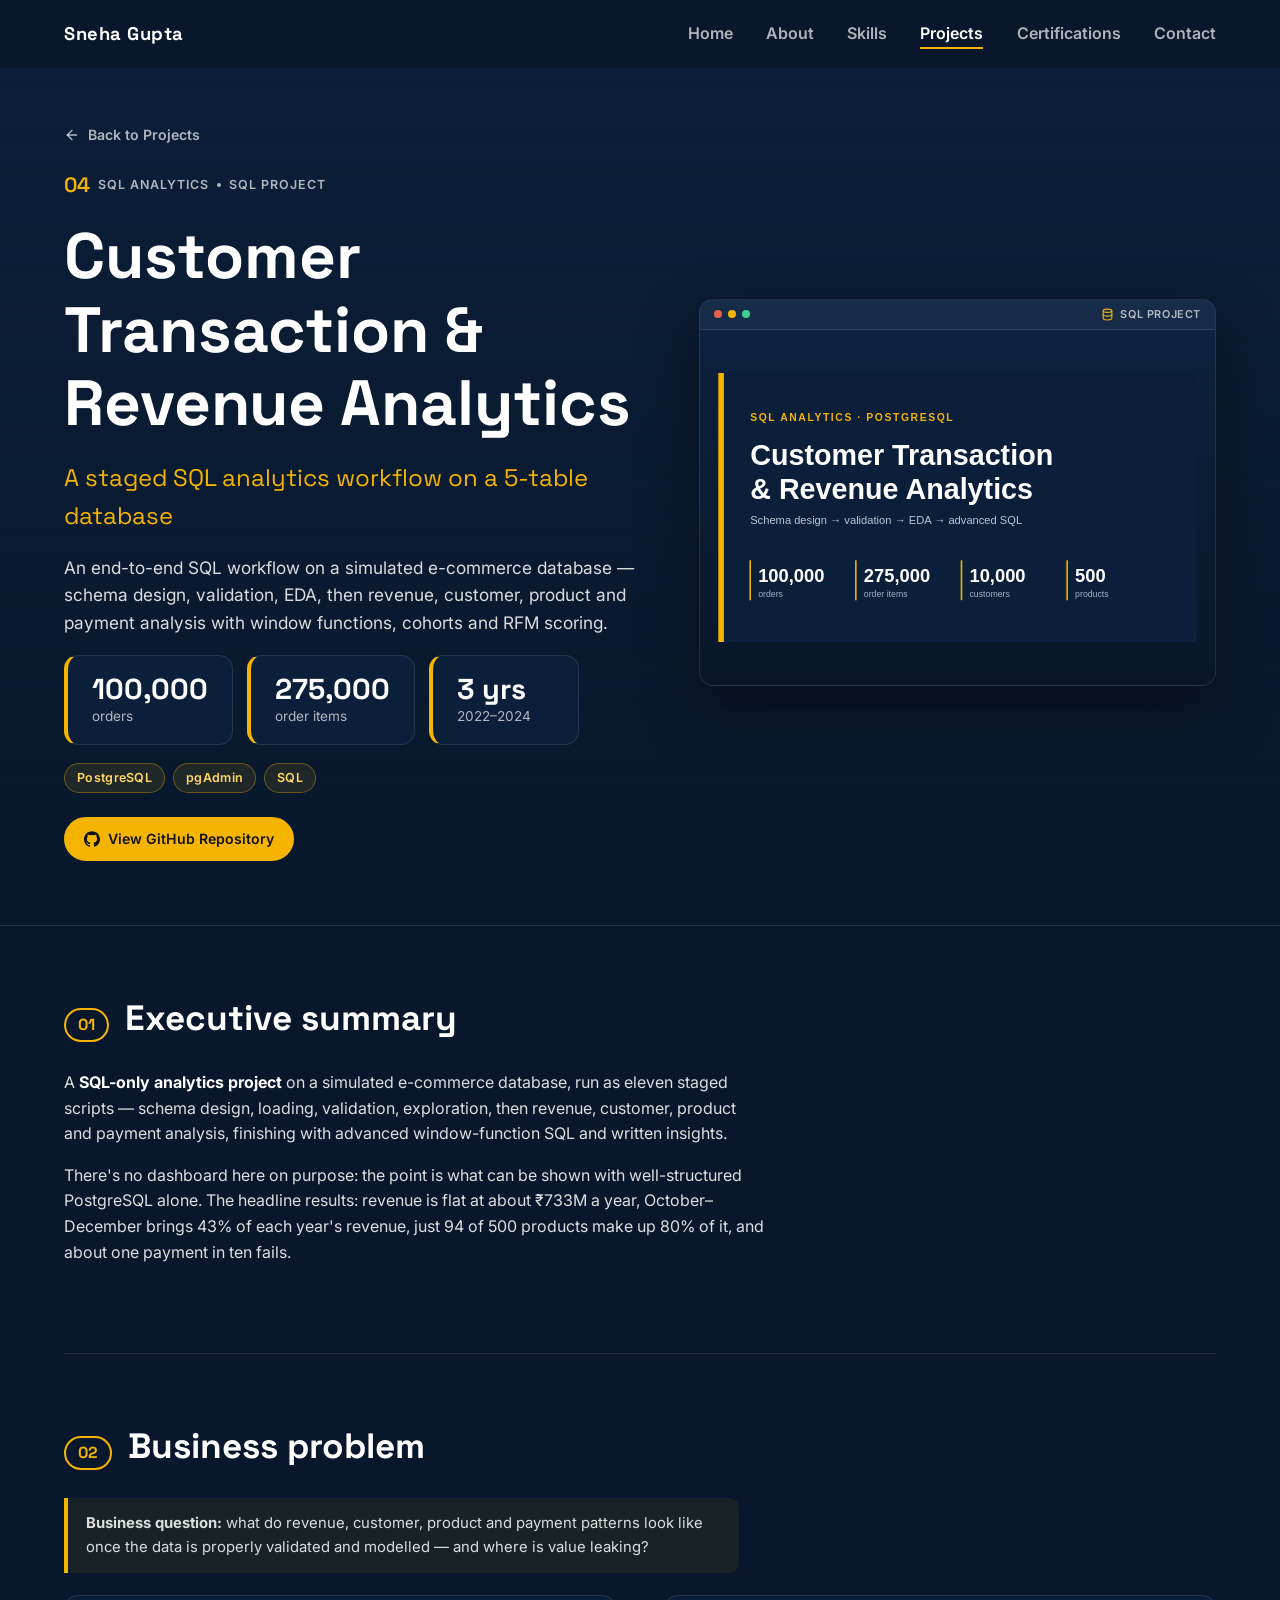
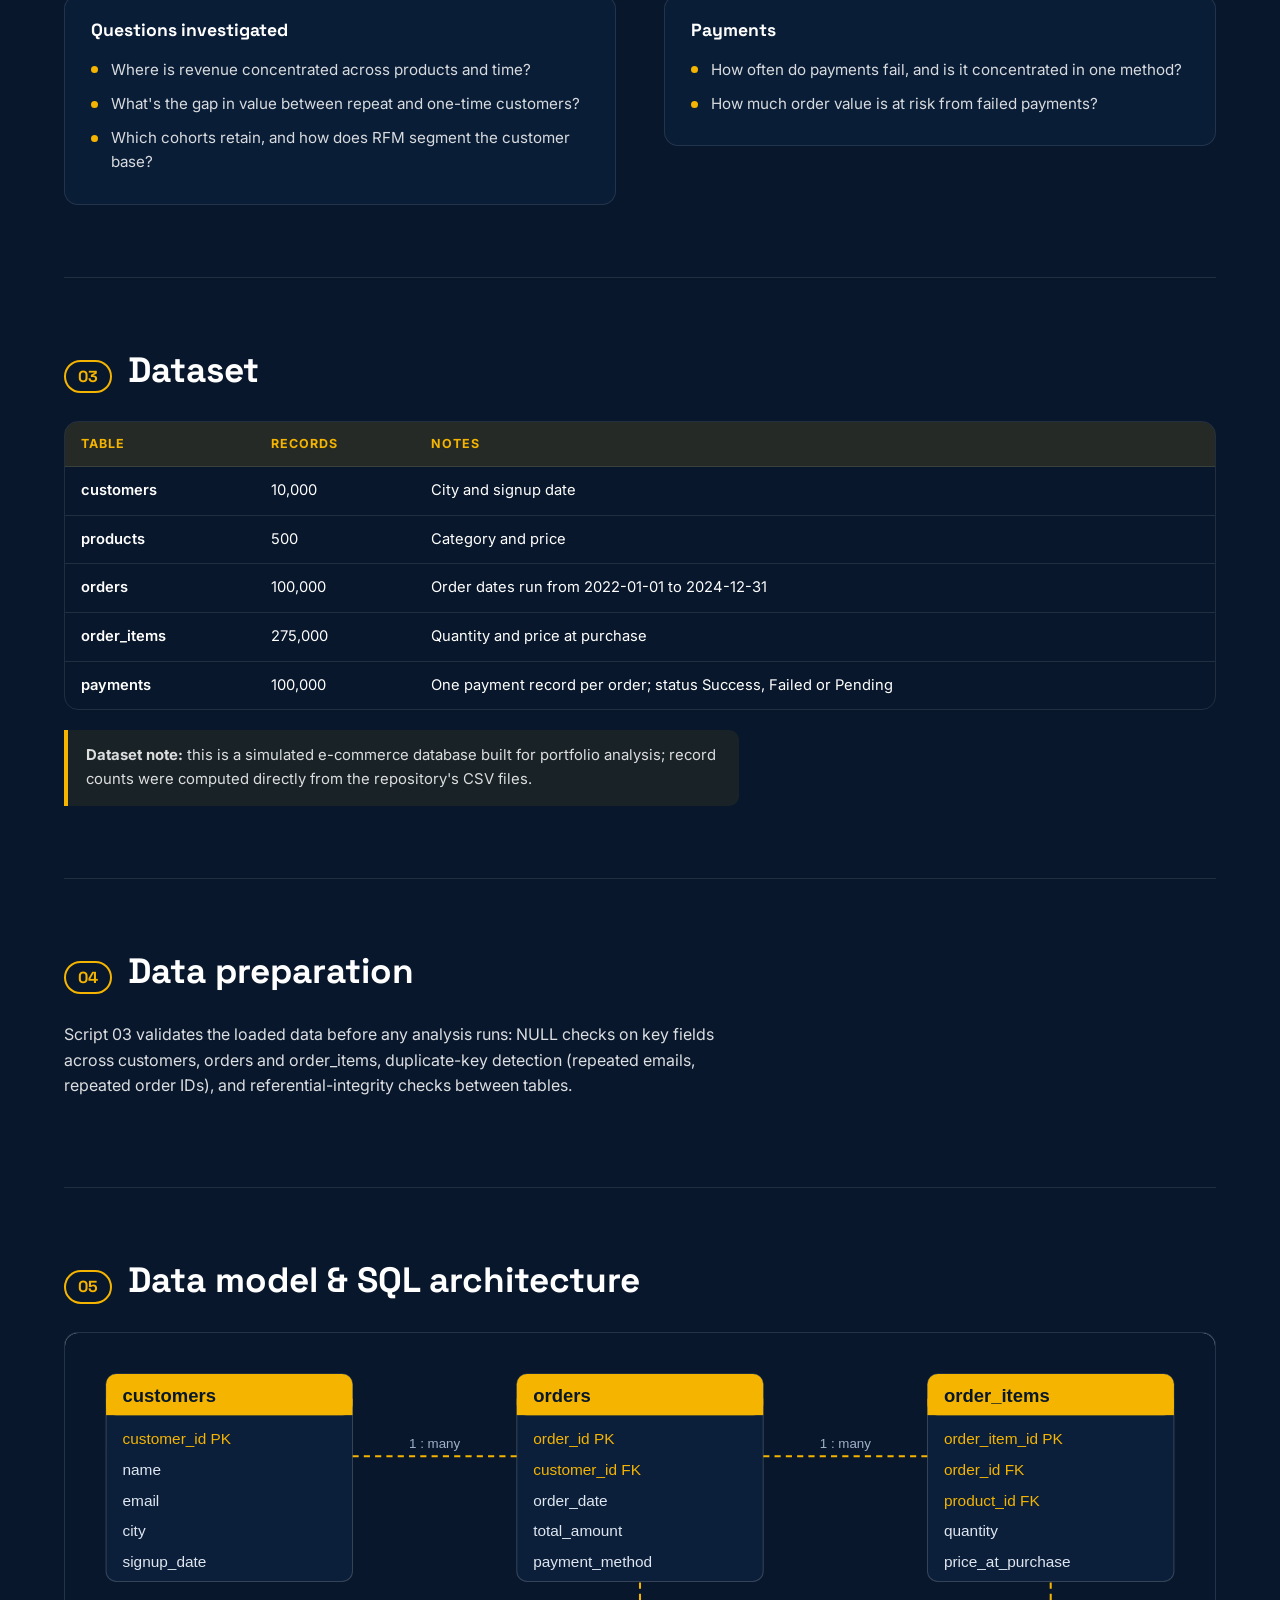
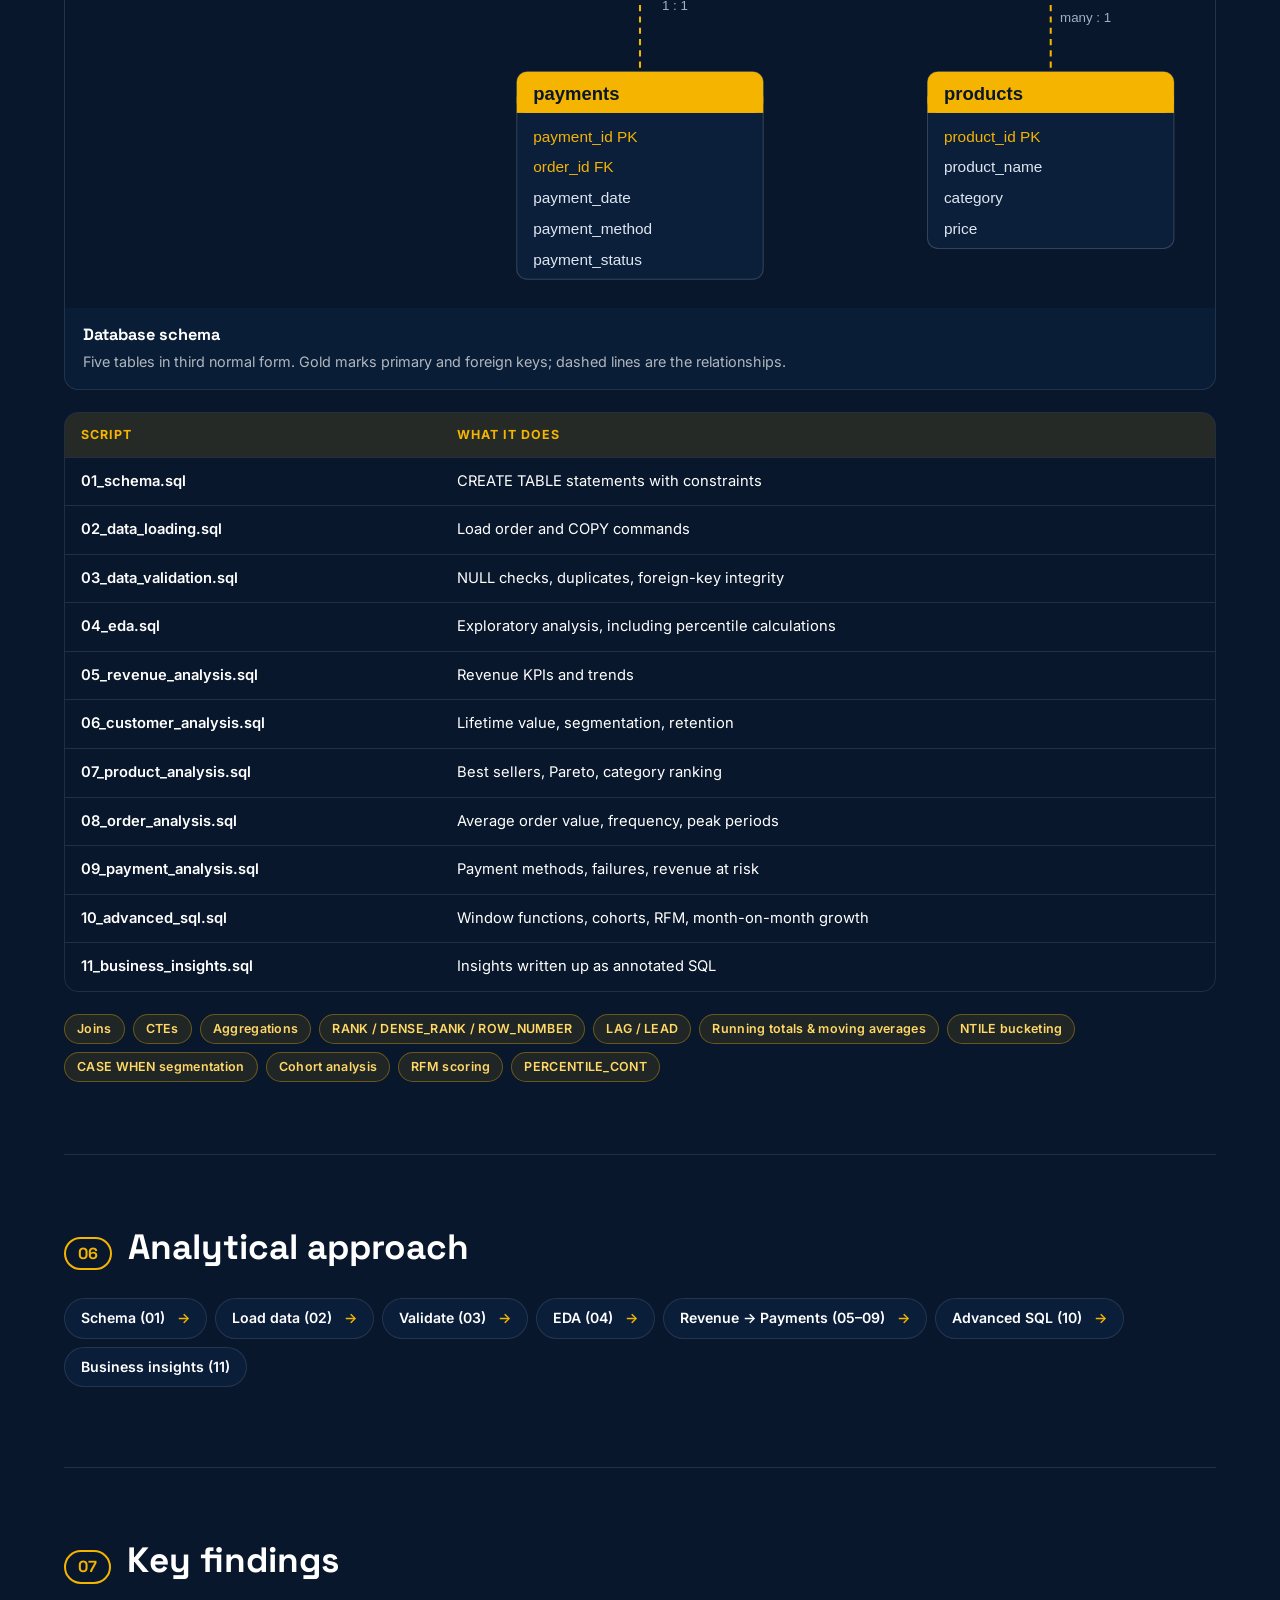
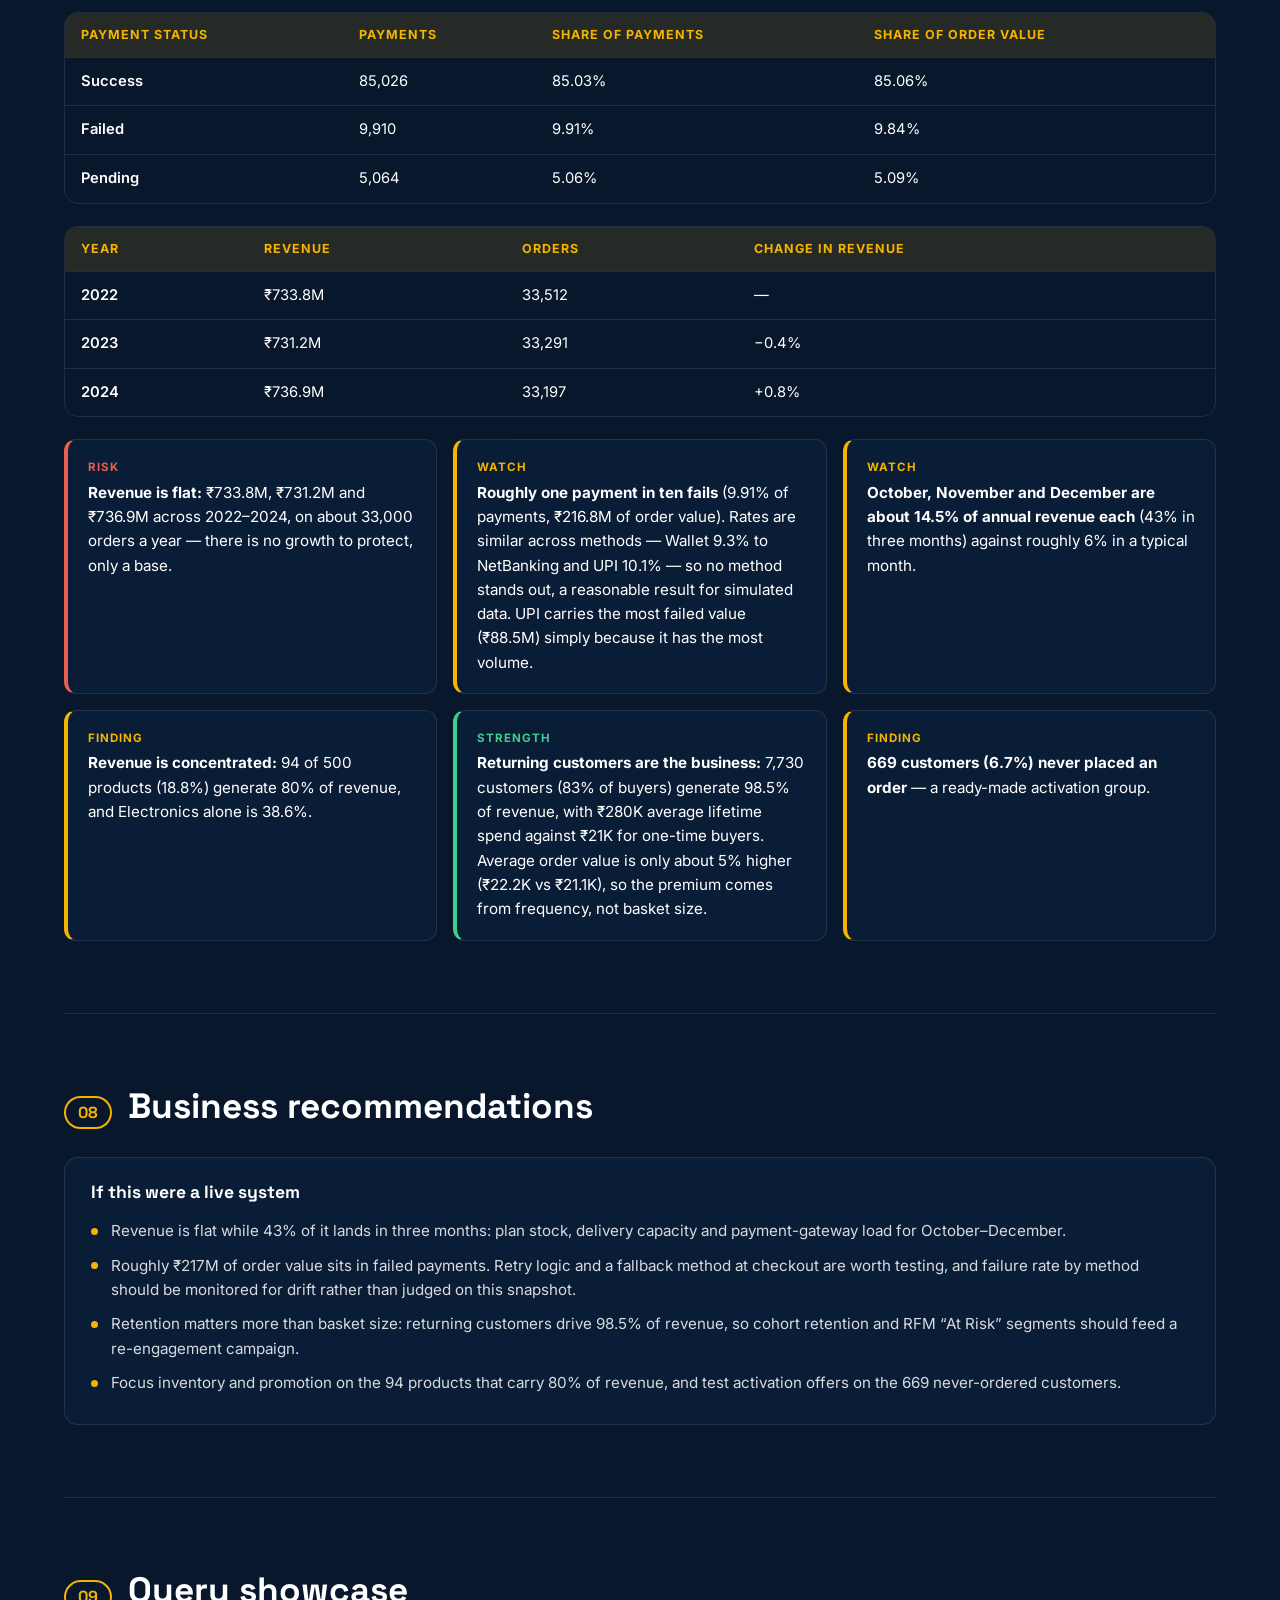
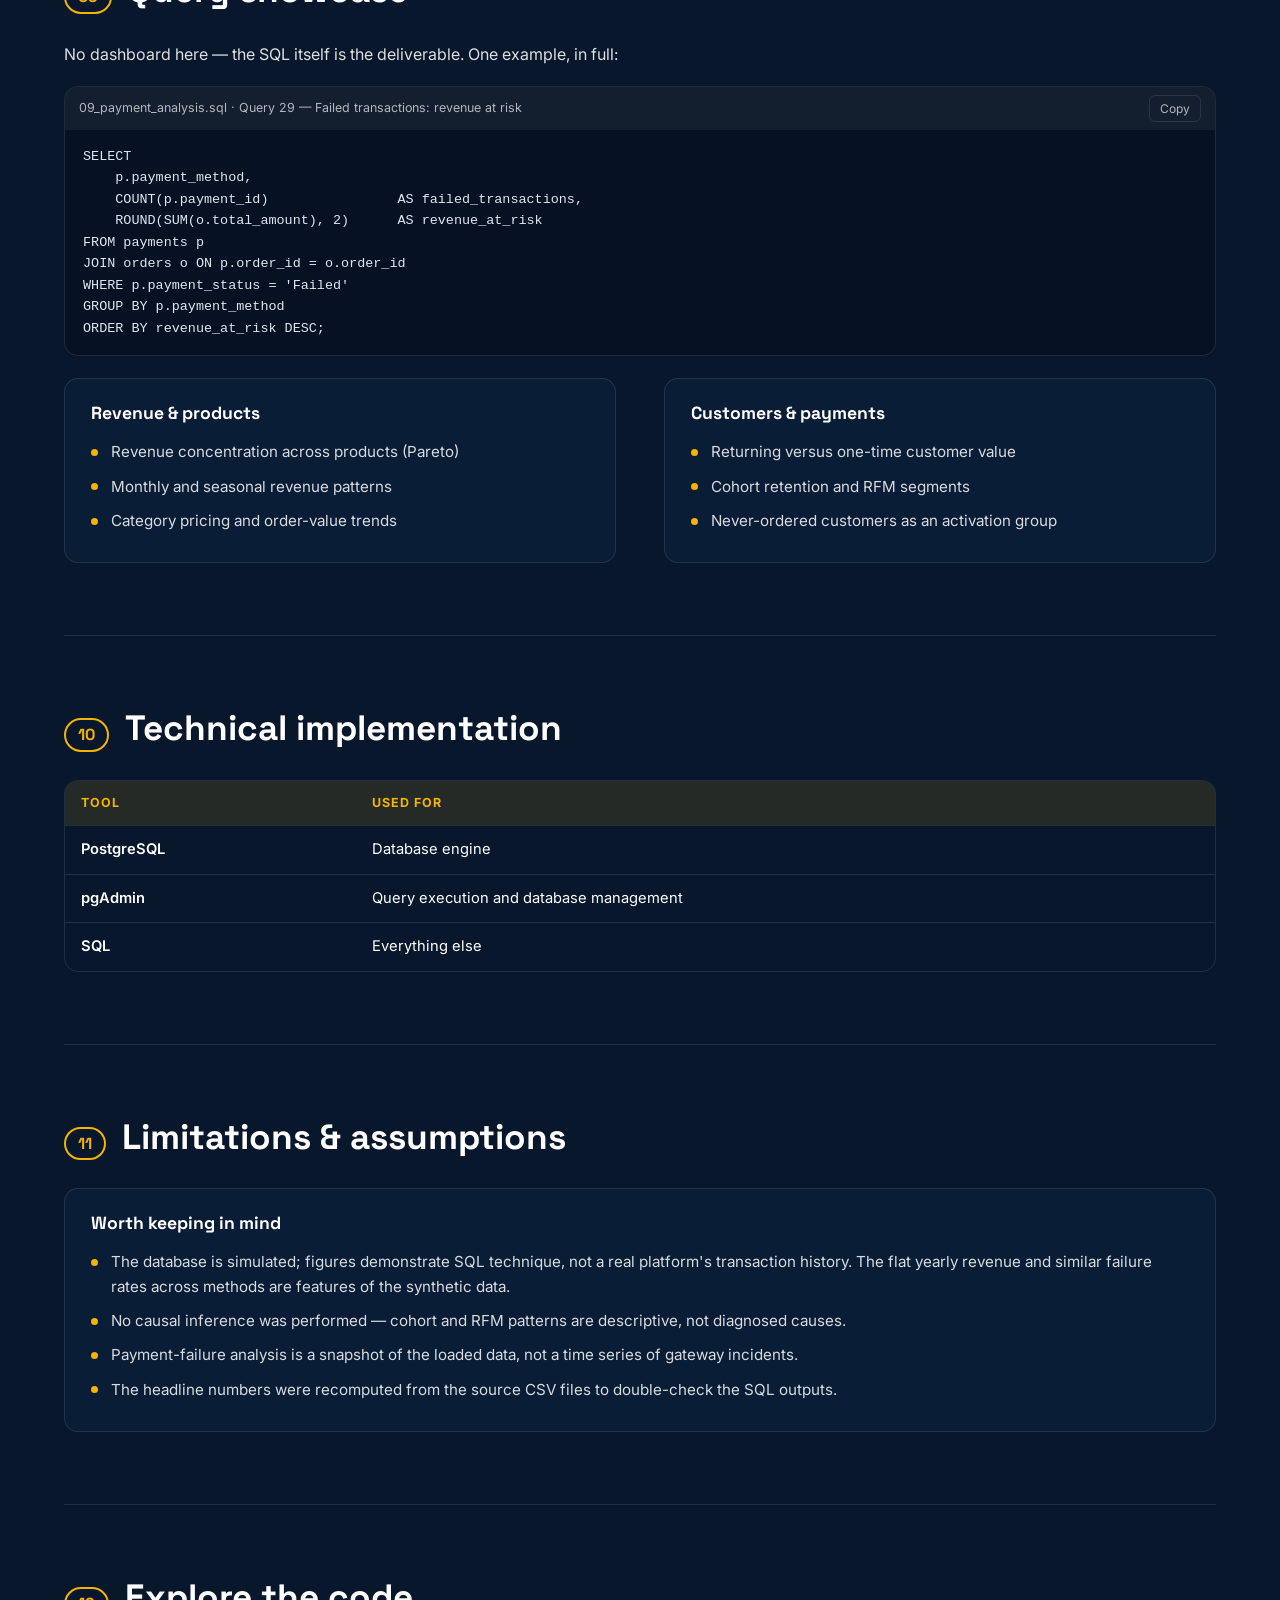
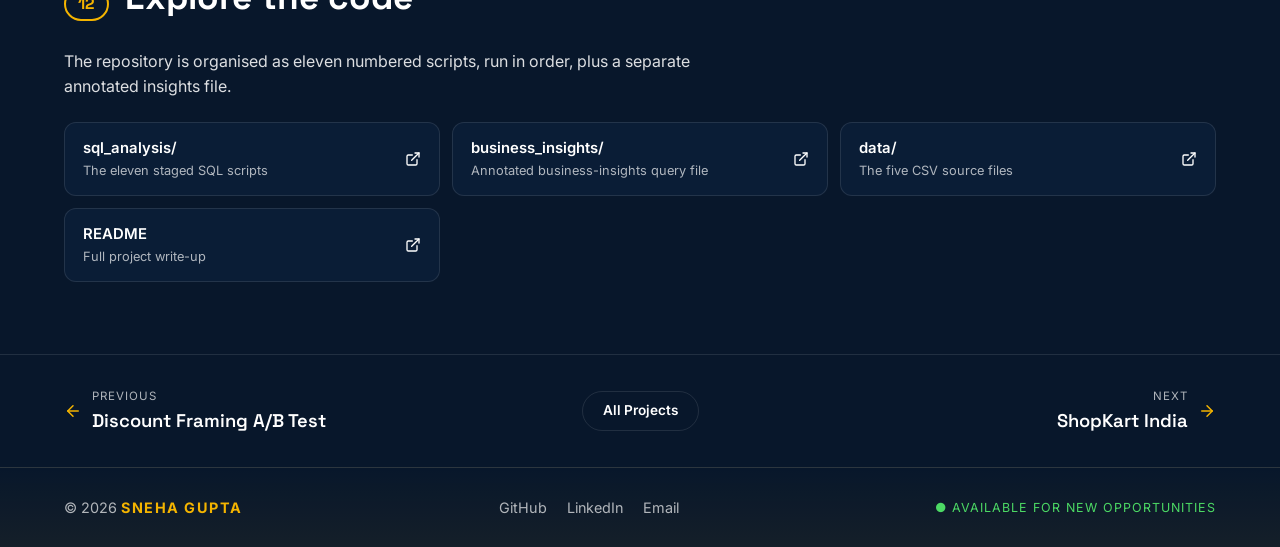
<file: projects/customer-transaction.html>
<!DOCTYPE html>
<html lang="en">
<head>
  <meta charset="UTF-8">
  <meta name="viewport" content="width=device-width, initial-scale=1.0">
  <title>Customer Transaction &amp; Revenue Analytics | Sneha Gupta</title>
  <meta name="description" content="Case study: an eleven-script PostgreSQL workflow on a five-table e-commerce database — revenue, customers, products and payments.">
  <meta name="theme-color" content="#08172b">
  <meta property="og:type" content="article">
  <meta property="og:title" content="Customer Transaction &amp; Revenue Analytics | Sneha Gupta">
  <meta property="og:description" content="Case study: an eleven-script PostgreSQL workflow on a five-table e-commerce database — revenue, customers, products and payments.">
  <meta name="twitter:card" content="summary">
  <meta property="og:url" content="https://snehagupta-data.github.io/projects/customer-transaction.html">
  <meta property="og:image" content="https://snehagupta-data.github.io/assets/images/profile/sneha.webp">
  <meta name="twitter:image" content="https://snehagupta-data.github.io/assets/images/profile/sneha.webp">
  <link rel="canonical" href="https://snehagupta-data.github.io/projects/customer-transaction.html">
  <link rel="icon" href="data:image/svg+xml,%3Csvg xmlns='http://www.w3.org/2000/svg' viewBox='0 0 64 64'%3E%3Crect width='64' height='64' rx='14' fill='%230b1f3a'/%3E%3Ctext x='32' y='43' font-size='30' font-weight='700' text-anchor='middle' fill='%23f4b400' font-family='Arial'%3ESG%3C/text%3E%3C/svg%3E">
  <link rel="preconnect" href="https://fonts.googleapis.com">
  <link rel="preconnect" href="https://fonts.gstatic.com" crossorigin>
  <link href="https://fonts.googleapis.com/css2?family=Inter:wght@300;400;500;600;700&family=Space+Grotesk:wght@400;500;700&display=swap" rel="stylesheet">
  <link rel="stylesheet" href="../css/style.css">
  <script>document.documentElement.classList.add("js")</script>
</head>
<body data-page="case" data-project="customer-transaction" data-root="../">
  <div id="scroll-progress"></div>
  <header id="site-nav"></header>

  <main>
    <!-- Header (title, stats, tools, GitHub button) is generated from the project entry in data/portfolio-data.js -->
    <section id="case-hero" class="case-hero"></section>

    <!-- ===== CASE-STUDY BODY: plain HTML. Edit, add or delete whole <section> blocks freely. ===== -->
    <div class="container">

      <section class="cs-section">
        <div class="cs-head"><span class="cs-num">01</span><h2>Executive summary</h2></div>
        <div class="prose"><p>A <strong>SQL-only analytics project</strong> on a simulated e-commerce database, run as eleven staged scripts — schema design, loading, validation, exploration, then revenue, customer, product and payment analysis, finishing with advanced window-function SQL and written insights.</p><p>There's no dashboard here on purpose: the point is what can be shown with well-structured PostgreSQL alone. The headline results: revenue is flat at about ₹733M a year, October–December brings 43% of each year's revenue, just 94 of 500 products make up 80% of it, and about one payment in ten fails.</p></div>
      </section>
      <section class="cs-section">
        <div class="cs-head"><span class="cs-num">02</span><h2>Business problem</h2></div>
        <p class="note"><strong>Business question:</strong> what do revenue, customer, product and payment patterns look like once the data is properly validated and modelled — and where is value leaking?</p>
        <div class="split"><div class="panel"><h3>Questions investigated</h3><ul><li>Where is revenue concentrated across products and time?</li><li>What's the gap in value between repeat and one-time customers?</li><li>Which cohorts retain, and how does RFM segment the customer base?</li></ul></div><div class="panel"><h3>Payments</h3><ul><li>How often do payments fail, and is it concentrated in one method?</li><li>How much order value is at risk from failed payments?</li></ul></div></div>
      </section>
      <section class="cs-section">
        <div class="cs-head"><span class="cs-num">03</span><h2>Dataset</h2></div>
        <div class="table-wrap"><table class="data"><thead><tr><th>Table</th><th>Records</th><th>Notes</th></tr></thead><tbody><tr><td>customers</td><td>10,000</td><td>City and signup date</td></tr><tr><td>products</td><td>500</td><td>Category and price</td></tr><tr><td>orders</td><td>100,000</td><td>Order dates run from 2022-01-01 to 2024-12-31</td></tr><tr><td>order_items</td><td>275,000</td><td>Quantity and price at purchase</td></tr><tr><td>payments</td><td>100,000</td><td>One payment record per order; status Success, Failed or Pending</td></tr></tbody></table></div>
        <p class="note"><strong>Dataset note:</strong> this is a simulated e-commerce database built for portfolio analysis; record counts were computed directly from the repository's CSV files.</p>
      </section>
      <section class="cs-section">
        <div class="cs-head"><span class="cs-num">04</span><h2>Data preparation</h2></div>
        <div class="prose"><p>Script 03 validates the loaded data before any analysis runs: NULL checks on key fields across customers, orders and order_items, duplicate-key detection (repeated emails, repeated order IDs), and referential-integrity checks between tables.</p></div>
      </section>
      <section class="cs-section">
        <div class="cs-head"><span class="cs-num">05</span><h2>Data model &amp; SQL architecture</h2></div>
        <div class="gallery"><figure class="shot shot--wide"><img src="../assets/images/projects/customer-transaction/customer-transaction-schema.svg" alt="Database schema" width="1120" height="560" loading="lazy" data-zoom><figcaption><strong>Database schema</strong>Five tables in third normal form. Gold marks primary and foreign keys; dashed lines are the relationships.</figcaption></figure></div>
        <div class="table-wrap"><table class="data"><thead><tr><th>Script</th><th>What it does</th></tr></thead><tbody><tr><td>01_schema.sql</td><td>CREATE TABLE statements with constraints</td></tr><tr><td>02_data_loading.sql</td><td>Load order and COPY commands</td></tr><tr><td>03_data_validation.sql</td><td>NULL checks, duplicates, foreign-key integrity</td></tr><tr><td>04_eda.sql</td><td>Exploratory analysis, including percentile calculations</td></tr><tr><td>05_revenue_analysis.sql</td><td>Revenue KPIs and trends</td></tr><tr><td>06_customer_analysis.sql</td><td>Lifetime value, segmentation, retention</td></tr><tr><td>07_product_analysis.sql</td><td>Best sellers, Pareto, category ranking</td></tr><tr><td>08_order_analysis.sql</td><td>Average order value, frequency, peak periods</td></tr><tr><td>09_payment_analysis.sql</td><td>Payment methods, failures, revenue at risk</td></tr><tr><td>10_advanced_sql.sql</td><td>Window functions, cohorts, RFM, month-on-month growth</td></tr><tr><td>11_business_insights.sql</td><td>Insights written up as annotated SQL</td></tr></tbody></table></div>
        <ul class="chips"><li>Joins</li><li>CTEs</li><li>Aggregations</li><li>RANK / DENSE_RANK / ROW_NUMBER</li><li>LAG / LEAD</li><li>Running totals &amp; moving averages</li><li>NTILE bucketing</li><li>CASE WHEN segmentation</li><li>Cohort analysis</li><li>RFM scoring</li><li>PERCENTILE_CONT</li></ul>
      </section>
      <section class="cs-section">
        <div class="cs-head"><span class="cs-num">06</span><h2>Analytical approach</h2></div>
        <ul class="flow"><li>Schema (01)</li><li>Load data (02)</li><li>Validate (03)</li><li>EDA (04)</li><li>Revenue → Payments (05–09)</li><li>Advanced SQL (10)</li><li>Business insights (11)</li></ul>
      </section>
      <section class="cs-section">
        <div class="cs-head"><span class="cs-num">07</span><h2>Key findings</h2></div>
        <div class="table-wrap"><table class="data"><thead><tr><th>Payment status</th><th>Payments</th><th>Share of payments</th><th>Share of order value</th></tr></thead><tbody><tr><td>Success</td><td>85,026</td><td>85.03%</td><td>85.06%</td></tr><tr><td>Failed</td><td>9,910</td><td>9.91%</td><td>9.84%</td></tr><tr><td>Pending</td><td>5,064</td><td>5.06%</td><td>5.09%</td></tr></tbody></table></div>
        <div class="table-wrap"><table class="data"><thead><tr><th>Year</th><th>Revenue</th><th>Orders</th><th>Change in revenue</th></tr></thead><tbody><tr><td>2022</td><td>₹733.8M</td><td>33,512</td><td>—</td></tr><tr><td>2023</td><td>₹731.2M</td><td>33,291</td><td>−0.4%</td></tr><tr><td>2024</td><td>₹736.9M</td><td>33,197</td><td>+0.8%</td></tr></tbody></table></div>
        <div class="insights"><div class="insight insight--risk"><small>Risk</small><strong>Revenue is flat:</strong> ₹733.8M, ₹731.2M and ₹736.9M across 2022–2024, on about 33,000 orders a year — there is no growth to protect, only a base.</div><div class="insight"><small>Watch</small><strong>Roughly one payment in ten fails</strong> (9.91% of payments, ₹216.8M of order value). Rates are similar across methods — Wallet 9.3% to NetBanking and UPI 10.1% — so no method stands out, a reasonable result for simulated data. UPI carries the most failed value (₹88.5M) simply because it has the most volume.</div><div class="insight"><small>Watch</small><strong>October, November and December are about 14.5% of annual revenue each</strong> (43% in three months) against roughly 6% in a typical month.</div><div class="insight"><small>Finding</small><strong>Revenue is concentrated:</strong> 94 of 500 products (18.8%) generate 80% of revenue, and Electronics alone is 38.6%.</div><div class="insight insight--good"><small>Strength</small><strong>Returning customers are the business:</strong> 7,730 customers (83% of buyers) generate 98.5% of revenue, with ₹280K average lifetime spend against ₹21K for one-time buyers. Average order value is only about 5% higher (₹22.2K vs ₹21.1K), so the premium comes from frequency, not basket size.</div><div class="insight"><small>Finding</small><strong>669 customers (6.7%) never placed an order</strong> — a ready-made activation group.</div></div>
      </section>
      <section class="cs-section">
        <div class="cs-head"><span class="cs-num">08</span><h2>Business recommendations</h2></div>
        <div class="panel"><h3>If this were a live system</h3><ul><li>Revenue is flat while 43% of it lands in three months: plan stock, delivery capacity and payment-gateway load for October–December.</li><li>Roughly ₹217M of order value sits in failed payments. Retry logic and a fallback method at checkout are worth testing, and failure rate by method should be monitored for drift rather than judged on this snapshot.</li><li>Retention matters more than basket size: returning customers drive 98.5% of revenue, so cohort retention and RFM “At Risk” segments should feed a re-engagement campaign.</li><li>Focus inventory and promotion on the 94 products that carry 80% of revenue, and test activation offers on the 669 never-ordered customers.</li></ul></div>
      </section>
      <section class="cs-section">
        <div class="cs-head"><span class="cs-num">09</span><h2>Query showcase</h2></div>
        <div class="prose"><p>No dashboard here — the SQL itself is the deliverable. One example, in full:</p></div>
        <div class="code-block"><div class="code-head"><span>09_payment_analysis.sql · Query 29 — Failed transactions: revenue at risk</span><button class="copy-btn" type="button">Copy</button></div><pre><code>SELECT
    p.payment_method,
    COUNT(p.payment_id)                AS failed_transactions,
    ROUND(SUM(o.total_amount), 2)      AS revenue_at_risk
FROM payments p
JOIN orders o ON p.order_id = o.order_id
WHERE p.payment_status = &#x27;Failed&#x27;
GROUP BY p.payment_method
ORDER BY revenue_at_risk DESC;</code></pre></div>
        <div class="split"><div class="panel"><h3>Revenue &amp; products</h3><ul><li>Revenue concentration across products (Pareto)</li><li>Monthly and seasonal revenue patterns</li><li>Category pricing and order-value trends</li></ul></div><div class="panel"><h3>Customers &amp; payments</h3><ul><li>Returning versus one-time customer value</li><li>Cohort retention and RFM segments</li><li>Never-ordered customers as an activation group</li></ul></div></div>
      </section>
      <section class="cs-section">
        <div class="cs-head"><span class="cs-num">10</span><h2>Technical implementation</h2></div>
        <div class="table-wrap"><table class="data"><thead><tr><th>Tool</th><th>Used for</th></tr></thead><tbody><tr><td>PostgreSQL</td><td>Database engine</td></tr><tr><td>pgAdmin</td><td>Query execution and database management</td></tr><tr><td>SQL</td><td>Everything else</td></tr></tbody></table></div>
      </section>
      <section class="cs-section">
        <div class="cs-head"><span class="cs-num">11</span><h2>Limitations &amp; assumptions</h2></div>
        <div class="panel"><h3>Worth keeping in mind</h3><ul><li>The database is simulated; figures demonstrate SQL technique, not a real platform's transaction history. The flat yearly revenue and similar failure rates across methods are features of the synthetic data.</li><li>No causal inference was performed — cohort and RFM patterns are descriptive, not diagnosed causes.</li><li>Payment-failure analysis is a snapshot of the loaded data, not a time series of gateway incidents.</li><li>The headline numbers were recomputed from the source CSV files to double-check the SQL outputs.</li></ul></div>
      </section>
      <section class="cs-section">
        <div class="cs-head"><span class="cs-num">12</span><h2>Explore the code</h2></div>
        <div class="prose"><p>The repository is organised as eleven numbered scripts, run in order, plus a separate annotated insights file.</p></div>
        <div class="file-list"><a href="https://github.com/snehagupta-data/Customer-Transaction-Revenue-Analytics-System-using-SQL/tree/main/sql_analysis" target="_blank" rel="noopener noreferrer"><span>sql_analysis/<small>The eleven staged SQL scripts</small></span><svg viewBox="0 0 24 24" fill="none" stroke="currentColor" stroke-width="2" stroke-linecap="round" stroke-linejoin="round" aria-hidden="true"><path d="M18 13v6a2 2 0 0 1-2 2H5a2 2 0 0 1-2-2V8a2 2 0 0 1 2-2h6"/><polyline points="15 3 21 3 21 9"/><line x1="10" y1="14" x2="21" y2="3"/></svg></a><a href="https://github.com/snehagupta-data/Customer-Transaction-Revenue-Analytics-System-using-SQL/tree/main/business_insights" target="_blank" rel="noopener noreferrer"><span>business_insights/<small>Annotated business-insights query file</small></span><svg viewBox="0 0 24 24" fill="none" stroke="currentColor" stroke-width="2" stroke-linecap="round" stroke-linejoin="round" aria-hidden="true"><path d="M18 13v6a2 2 0 0 1-2 2H5a2 2 0 0 1-2-2V8a2 2 0 0 1 2-2h6"/><polyline points="15 3 21 3 21 9"/><line x1="10" y1="14" x2="21" y2="3"/></svg></a><a href="https://github.com/snehagupta-data/Customer-Transaction-Revenue-Analytics-System-using-SQL/tree/main/data" target="_blank" rel="noopener noreferrer"><span>data/<small>The five CSV source files</small></span><svg viewBox="0 0 24 24" fill="none" stroke="currentColor" stroke-width="2" stroke-linecap="round" stroke-linejoin="round" aria-hidden="true"><path d="M18 13v6a2 2 0 0 1-2 2H5a2 2 0 0 1-2-2V8a2 2 0 0 1 2-2h6"/><polyline points="15 3 21 3 21 9"/><line x1="10" y1="14" x2="21" y2="3"/></svg></a><a href="https://github.com/snehagupta-data/Customer-Transaction-Revenue-Analytics-System-using-SQL#readme" target="_blank" rel="noopener noreferrer"><span>README<small>Full project write-up</small></span><svg viewBox="0 0 24 24" fill="none" stroke="currentColor" stroke-width="2" stroke-linecap="round" stroke-linejoin="round" aria-hidden="true"><path d="M18 13v6a2 2 0 0 1-2 2H5a2 2 0 0 1-2-2V8a2 2 0 0 1 2-2h6"/><polyline points="15 3 21 3 21 9"/><line x1="10" y1="14" x2="21" y2="3"/></svg></a></div>
      </section>
    </div>
  </main>

  <nav id="case-pager" class="pager" aria-label="Next project"></nav>
  <footer id="site-footer"></footer>

  <script src="../data/portfolio-data.js"></script>
  <script src="../js/script.js"></script>
</body>
</html>
</file>
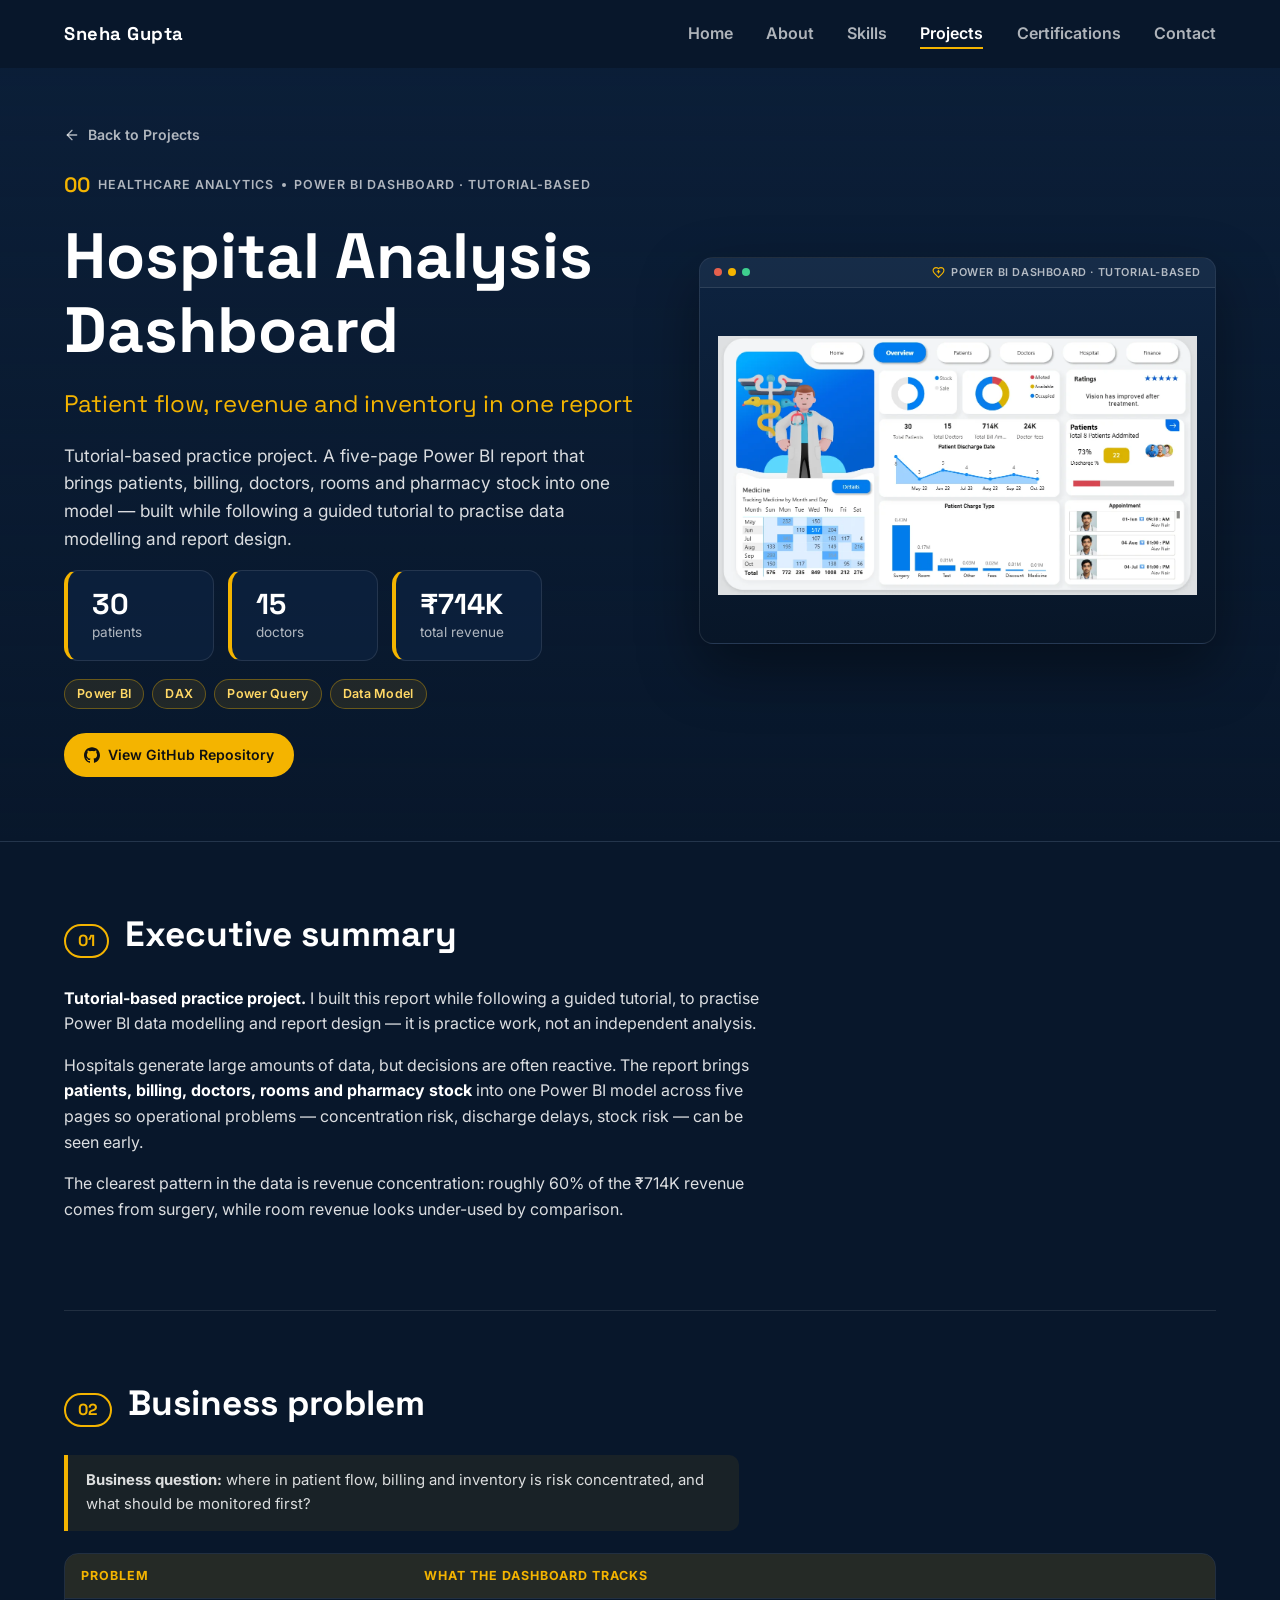
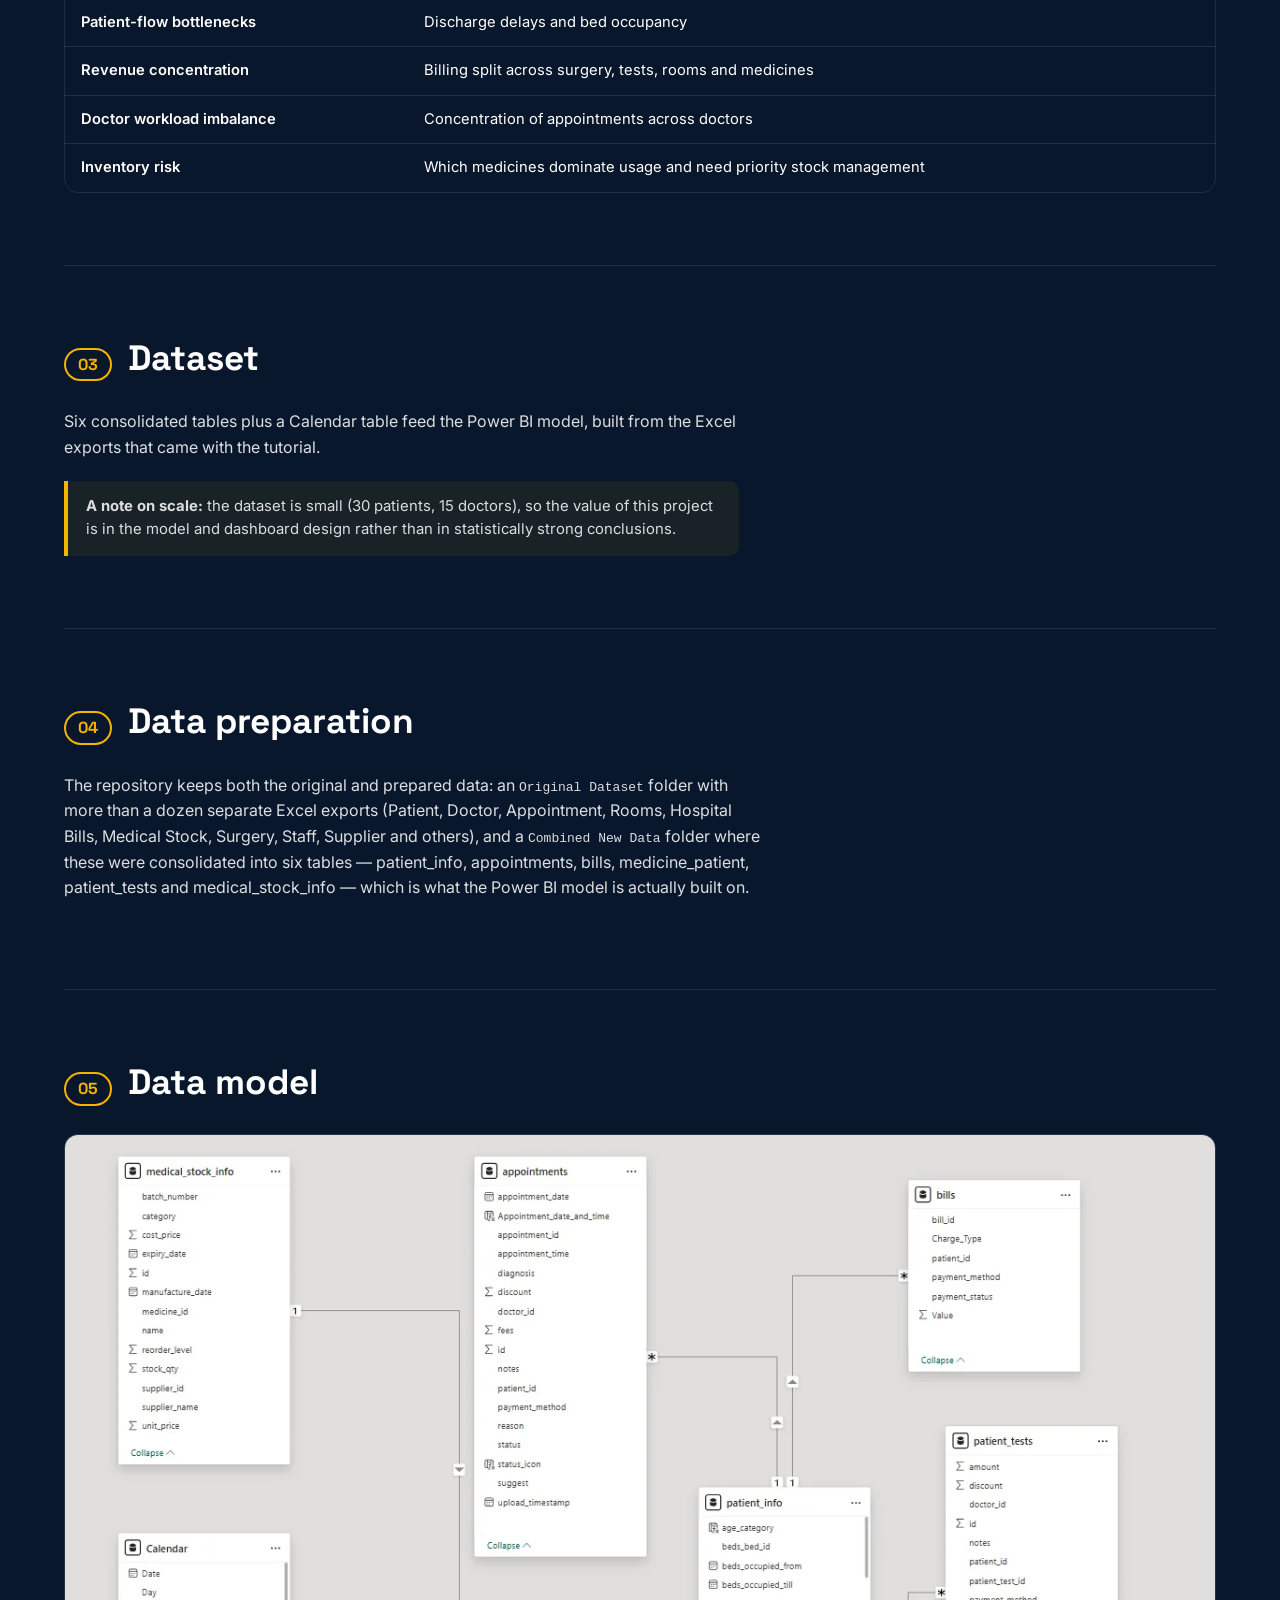
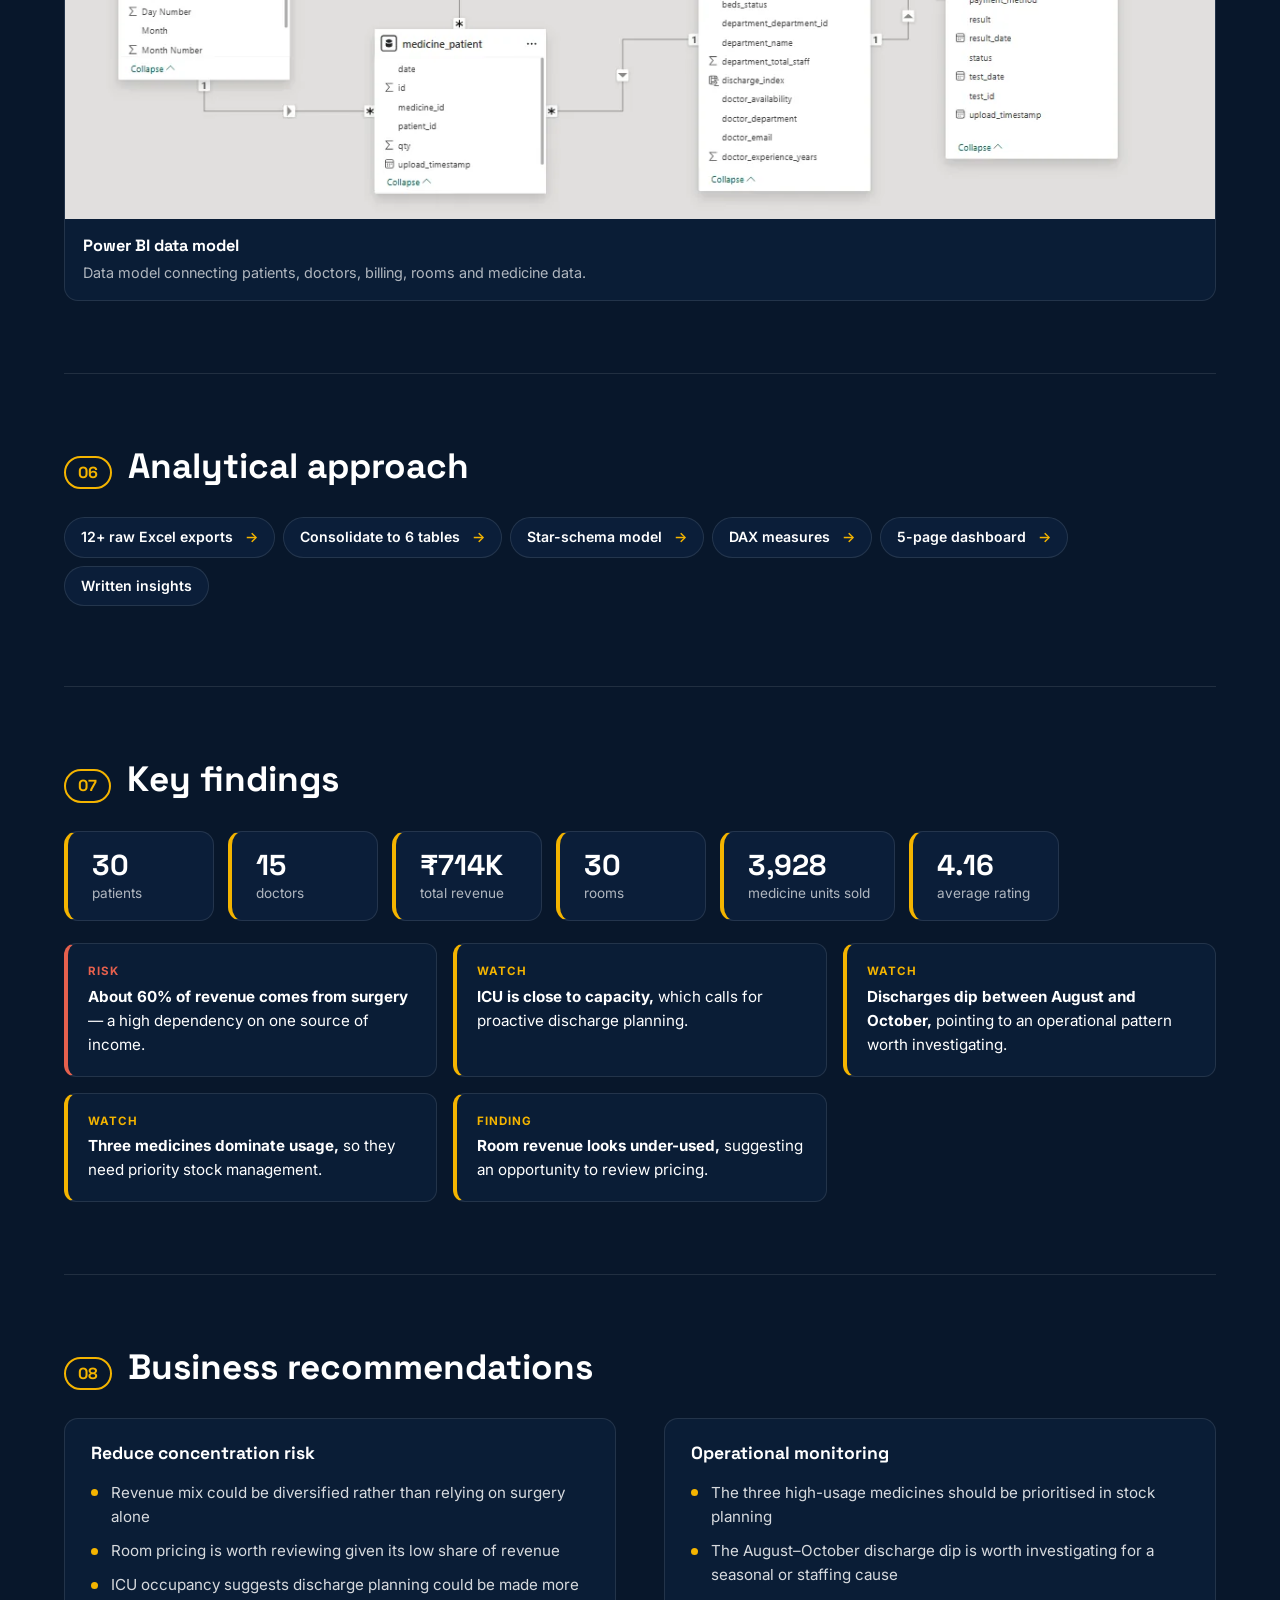
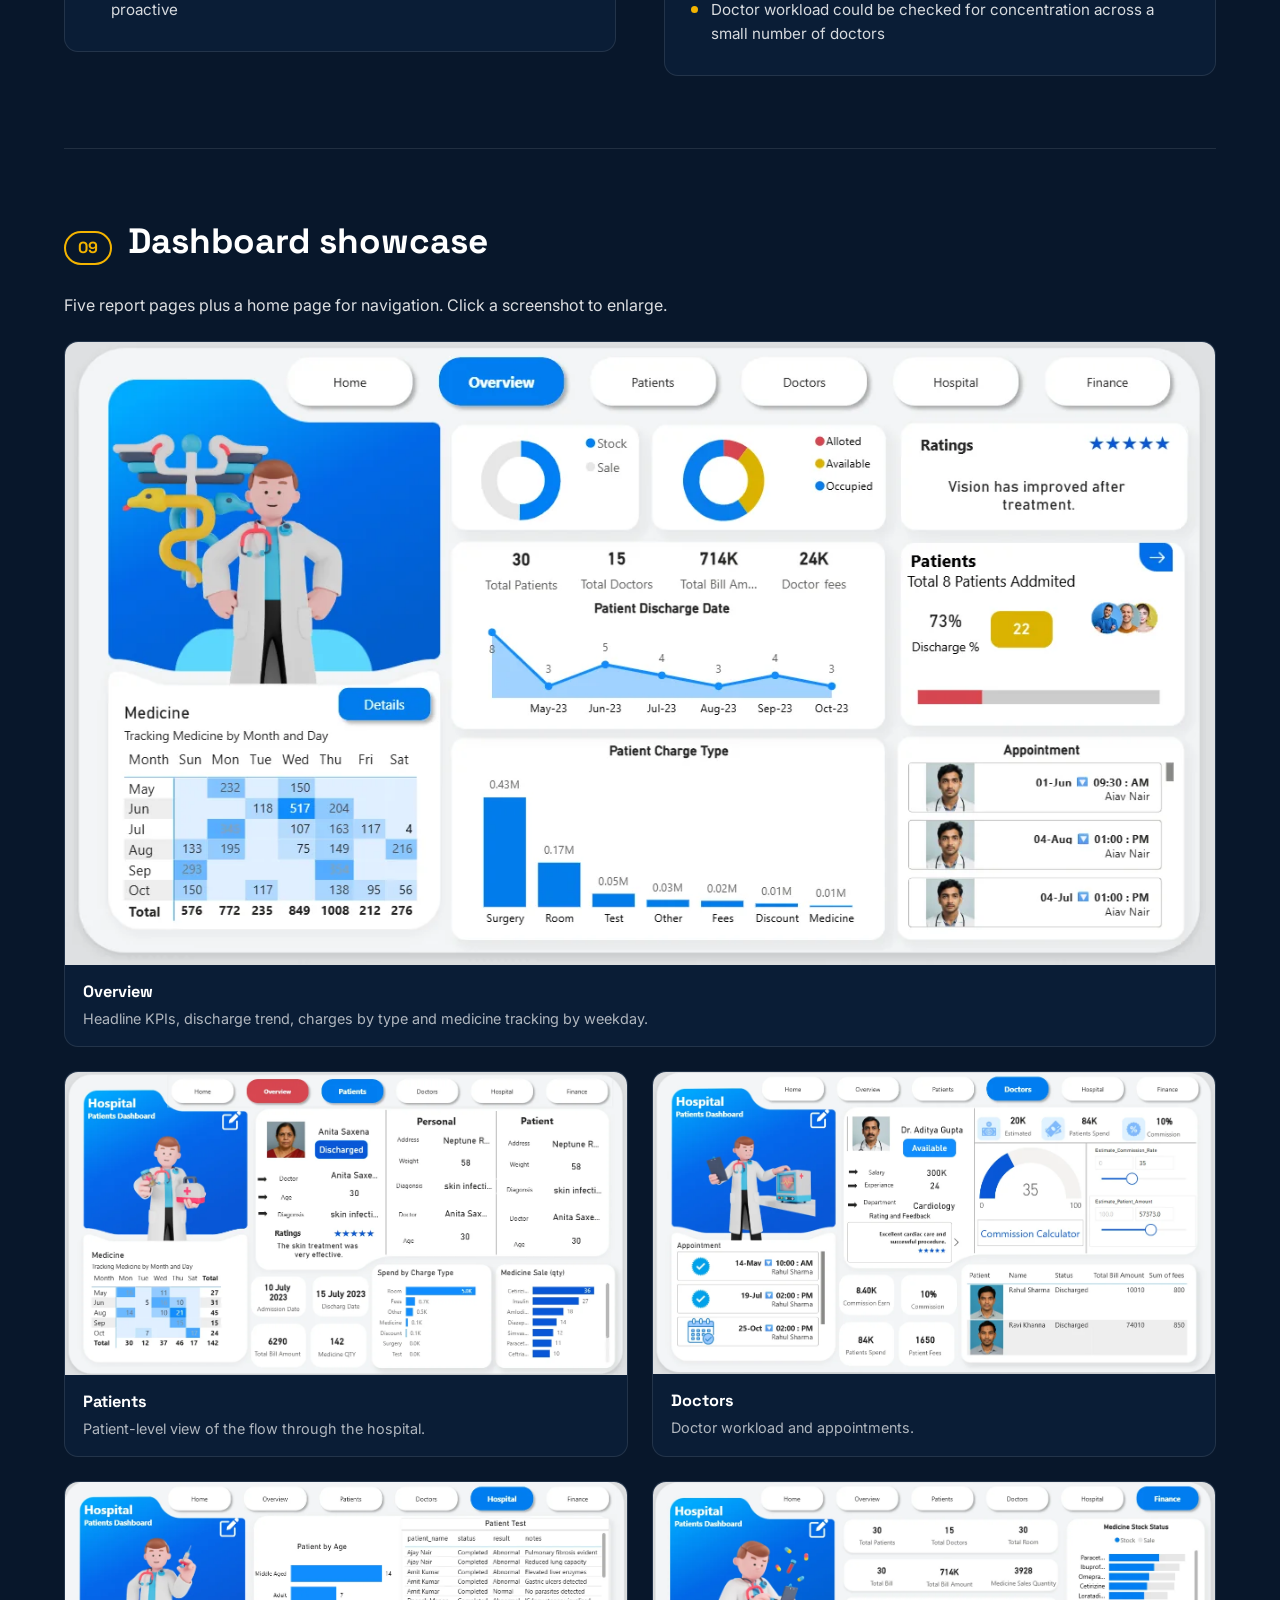
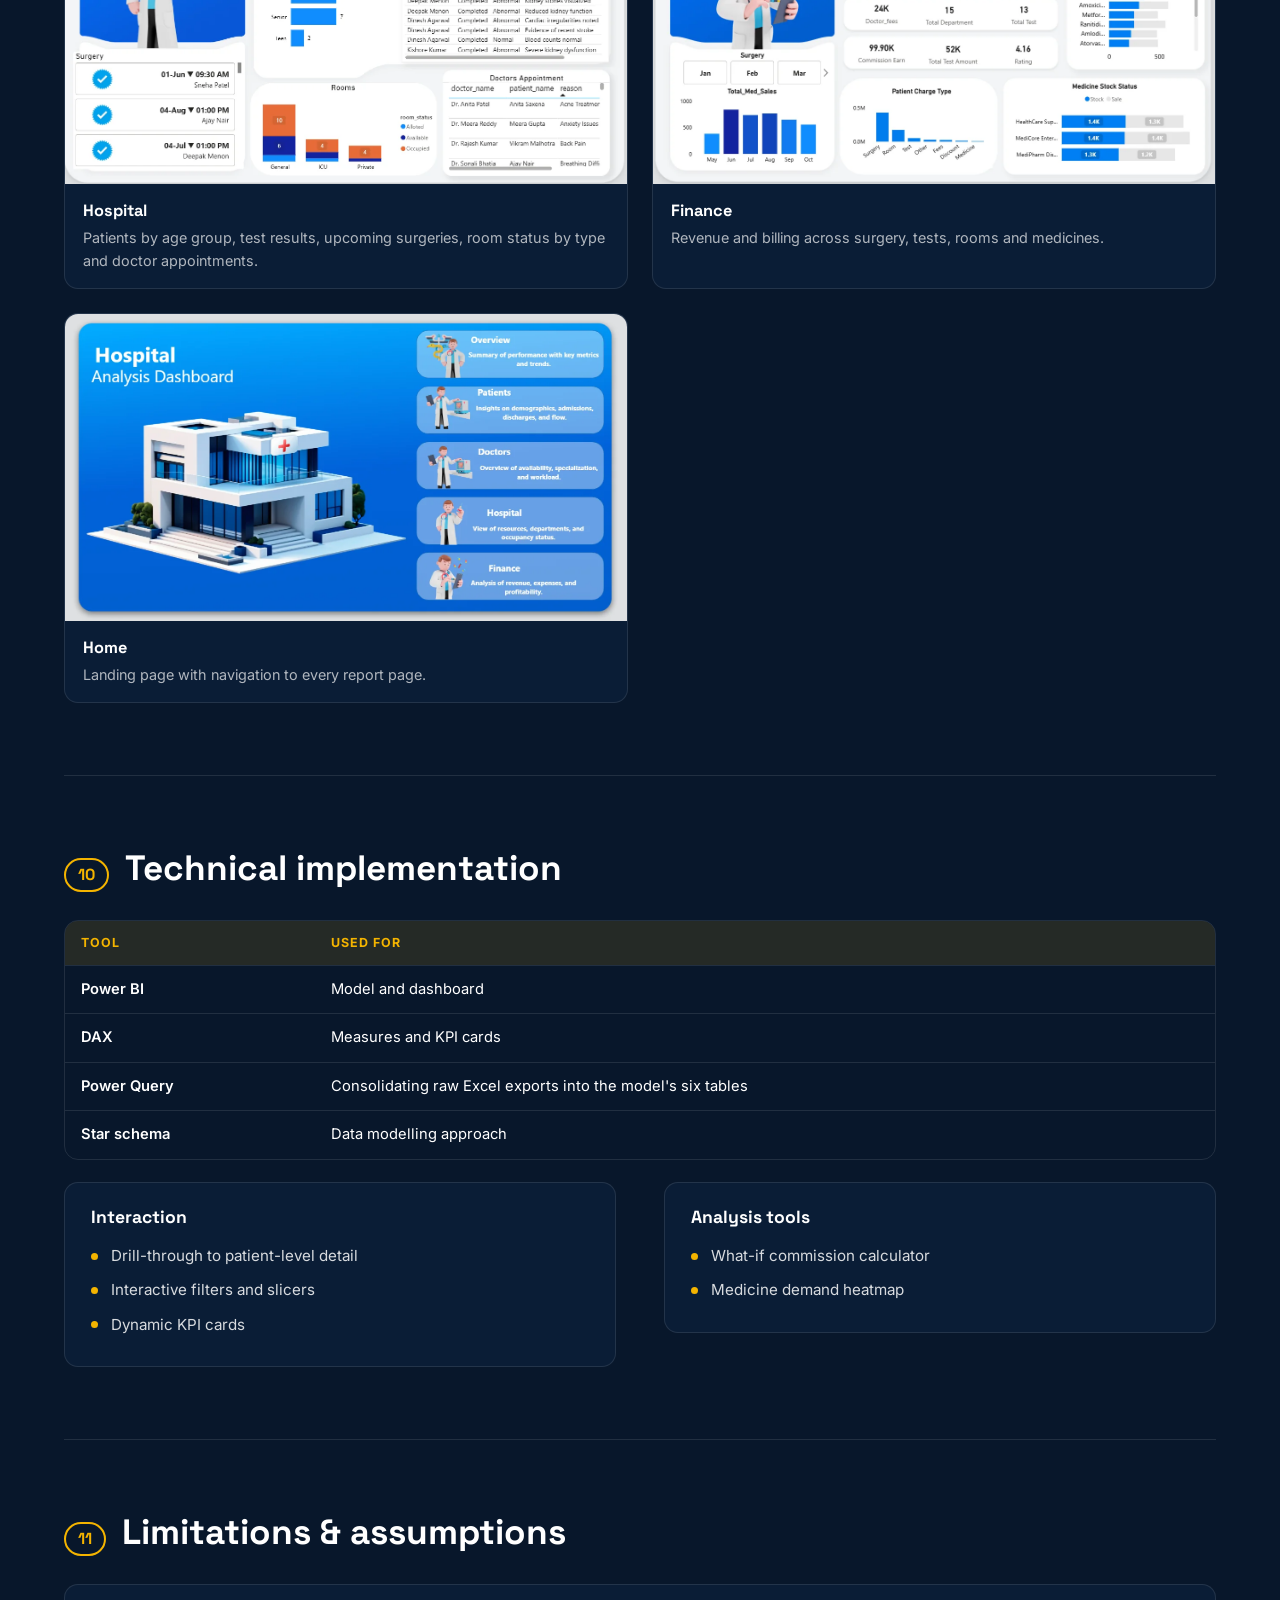
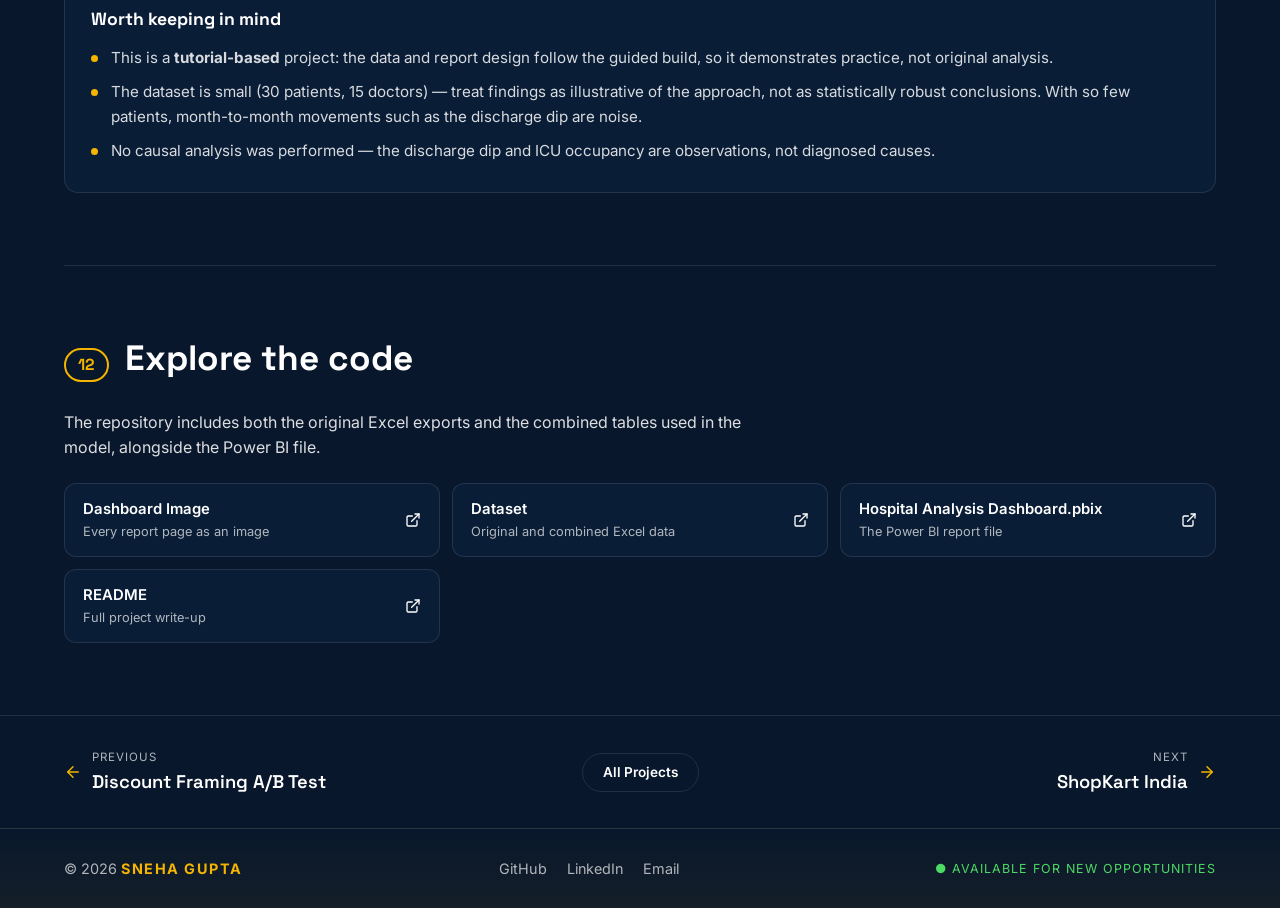
<file: projects/hospital-analysis.html>
<!DOCTYPE html>
<html lang="en">
<head>
  <meta charset="UTF-8">
  <meta name="viewport" content="width=device-width, initial-scale=1.0">
  <title>Hospital Analysis Dashboard | Sneha Gupta</title>
  <meta name="description" content="Case study: a five-page Power BI report on patient flow, revenue, doctor workload and medicine stock.">
  <meta name="theme-color" content="#08172b">
  <meta property="og:type" content="article">
  <meta property="og:title" content="Hospital Analysis Dashboard | Sneha Gupta">
  <meta property="og:description" content="Case study: a five-page Power BI report on patient flow, revenue, doctor workload and medicine stock.">
  <meta name="twitter:card" content="summary">
  <meta property="og:url" content="https://snehagupta-data.github.io/projects/hospital-analysis.html">
  <meta property="og:image" content="https://snehagupta-data.github.io/assets/images/projects/hospital-analysis/hospital-overview.webp">
  <meta name="twitter:image" content="https://snehagupta-data.github.io/assets/images/projects/hospital-analysis/hospital-overview.webp">
  <link rel="canonical" href="https://snehagupta-data.github.io/projects/hospital-analysis.html">
  <link rel="icon" href="data:image/svg+xml,%3Csvg xmlns='http://www.w3.org/2000/svg' viewBox='0 0 64 64'%3E%3Crect width='64' height='64' rx='14' fill='%230b1f3a'/%3E%3Ctext x='32' y='43' font-size='30' font-weight='700' text-anchor='middle' fill='%23f4b400' font-family='Arial'%3ESG%3C/text%3E%3C/svg%3E">
  <link rel="preconnect" href="https://fonts.googleapis.com">
  <link rel="preconnect" href="https://fonts.gstatic.com" crossorigin>
  <link href="https://fonts.googleapis.com/css2?family=Inter:wght@300;400;500;600;700&family=Space+Grotesk:wght@400;500;700&display=swap" rel="stylesheet">
  <link rel="stylesheet" href="../css/style.css">
  <script>document.documentElement.classList.add("js")</script>
</head>
<body data-page="case" data-project="hospital-analysis" data-root="../">
  <div id="scroll-progress"></div>
  <header id="site-nav"></header>

  <main>
    <!-- Header (title, stats, tools, GitHub button) is generated from the project entry in data/portfolio-data.js -->
    <section id="case-hero" class="case-hero"></section>

    <!-- ===== CASE-STUDY BODY: plain HTML. Edit, add or delete whole <section> blocks freely. ===== -->
    <div class="container">

      <section class="cs-section">
        <div class="cs-head"><span class="cs-num">01</span><h2>Executive summary</h2></div>
        <div class="prose"><p><strong>Tutorial-based practice project.</strong> I built this report while following a guided tutorial, to practise Power BI data modelling and report design — it is practice work, not an independent analysis.</p><p>Hospitals generate large amounts of data, but decisions are often reactive. The report brings <strong>patients, billing, doctors, rooms and pharmacy stock</strong> into one Power BI model across five pages so operational problems — concentration risk, discharge delays, stock risk — can be seen early.</p><p>The clearest pattern in the data is revenue concentration: roughly 60% of the ₹714K revenue comes from surgery, while room revenue looks under-used by comparison.</p></div>
      </section>
      <section class="cs-section">
        <div class="cs-head"><span class="cs-num">02</span><h2>Business problem</h2></div>
        <p class="note"><strong>Business question:</strong> where in patient flow, billing and inventory is risk concentrated, and what should be monitored first?</p>
        <div class="table-wrap"><table class="data"><thead><tr><th>Problem</th><th>What the dashboard tracks</th></tr></thead><tbody><tr><td>Patient-flow bottlenecks</td><td>Discharge delays and bed occupancy</td></tr><tr><td>Revenue concentration</td><td>Billing split across surgery, tests, rooms and medicines</td></tr><tr><td>Doctor workload imbalance</td><td>Concentration of appointments across doctors</td></tr><tr><td>Inventory risk</td><td>Which medicines dominate usage and need priority stock management</td></tr></tbody></table></div>
      </section>
      <section class="cs-section">
        <div class="cs-head"><span class="cs-num">03</span><h2>Dataset</h2></div>
        <div class="prose"><p>Six consolidated tables plus a Calendar table feed the Power BI model, built from the Excel exports that came with the tutorial.</p></div>
        <p class="note"><strong>A note on scale:</strong> the dataset is small (30 patients, 15 doctors), so the value of this project is in the model and dashboard design rather than in statistically strong conclusions.</p>
      </section>
      <section class="cs-section">
        <div class="cs-head"><span class="cs-num">04</span><h2>Data preparation</h2></div>
        <div class="prose"><p>The repository keeps both the original and prepared data: an <code>Original Dataset</code> folder with more than a dozen separate Excel exports (Patient, Doctor, Appointment, Rooms, Hospital Bills, Medical Stock, Surgery, Staff, Supplier and others), and a <code>Combined New Data</code> folder where these were consolidated into six tables — patient_info, appointments, bills, medicine_patient, patient_tests and medical_stock_info — which is what the Power BI model is actually built on.</p></div>
      </section>
      <section class="cs-section">
        <div class="cs-head"><span class="cs-num">05</span><h2>Data model</h2></div>
        <div class="gallery"><figure class="shot shot--wide"><img src="../assets/images/projects/hospital-analysis/hospital-data-model.webp" alt="Power BI data model" width="1229" height="731" loading="lazy" data-zoom><figcaption><strong>Power BI data model</strong>Data model connecting patients, doctors, billing, rooms and medicine data.</figcaption></figure></div>
      </section>
      <section class="cs-section">
        <div class="cs-head"><span class="cs-num">06</span><h2>Analytical approach</h2></div>
        <ul class="flow"><li>12+ raw Excel exports</li><li>Consolidate to 6 tables</li><li>Star-schema model</li><li>DAX measures</li><li>5-page dashboard</li><li>Written insights</li></ul>
      </section>
      <section class="cs-section">
        <div class="cs-head"><span class="cs-num">07</span><h2>Key findings</h2></div>
        <ul class="stat-row stat-row--lg"><li><b>30</b><span>patients</span></li><li><b>15</b><span>doctors</span></li><li><b>₹714K</b><span>total revenue</span></li><li><b>30</b><span>rooms</span></li><li><b>3,928</b><span>medicine units sold</span></li><li><b>4.16</b><span>average rating</span></li></ul>
        <div class="insights"><div class="insight insight--risk"><small>Risk</small><strong>About 60% of revenue comes from surgery</strong> — a high dependency on one source of income.</div><div class="insight"><small>Watch</small><strong>ICU is close to capacity,</strong> which calls for proactive discharge planning.</div><div class="insight"><small>Watch</small><strong>Discharges dip between August and October,</strong> pointing to an operational pattern worth investigating.</div><div class="insight"><small>Watch</small><strong>Three medicines dominate usage,</strong> so they need priority stock management.</div><div class="insight"><small>Finding</small><strong>Room revenue looks under-used,</strong> suggesting an opportunity to review pricing.</div></div>
      </section>
      <section class="cs-section">
        <div class="cs-head"><span class="cs-num">08</span><h2>Business recommendations</h2></div>
        <div class="split"><div class="panel"><h3>Reduce concentration risk</h3><ul><li>Revenue mix could be diversified rather than relying on surgery alone</li><li>Room pricing is worth reviewing given its low share of revenue</li><li>ICU occupancy suggests discharge planning could be made more proactive</li></ul></div><div class="panel"><h3>Operational monitoring</h3><ul><li>The three high-usage medicines should be prioritised in stock planning</li><li>The August–October discharge dip is worth investigating for a seasonal or staffing cause</li><li>Doctor workload could be checked for concentration across a small number of doctors</li></ul></div></div>
      </section>
      <section class="cs-section">
        <div class="cs-head"><span class="cs-num">09</span><h2>Dashboard showcase</h2></div>
        <div class="prose"><p>Five report pages plus a home page for navigation. Click a screenshot to enlarge.</p></div>
        <div class="gallery"><figure class="shot shot--wide"><img src="../assets/images/projects/hospital-analysis/hospital-overview.webp" alt="Overview" width="1282" height="695" loading="lazy" data-zoom><figcaption><strong>Overview</strong>Headline KPIs, discharge trend, charges by type and medicine tracking by weekday.</figcaption></figure><figure class="shot"><img src="../assets/images/projects/hospital-analysis/hospital-patients.webp" alt="Patients" width="1268" height="683" loading="lazy" data-zoom><figcaption><strong>Patients</strong>Patient-level view of the flow through the hospital.</figcaption></figure><figure class="shot"><img src="../assets/images/projects/hospital-analysis/hospital-doctors.webp" alt="Doctors" width="1267" height="680" loading="lazy" data-zoom><figcaption><strong>Doctors</strong>Doctor workload and appointments.</figcaption></figure><figure class="shot"><img src="../assets/images/projects/hospital-analysis/hospital-operations.webp" alt="Hospital" width="1255" height="675" loading="lazy" data-zoom><figcaption><strong>Hospital</strong>Patients by age group, test results, upcoming surgeries, room status by type and doctor appointments.</figcaption></figure><figure class="shot"><img src="../assets/images/projects/hospital-analysis/hospital-finance.webp" alt="Finance" width="1264" height="680" loading="lazy" data-zoom><figcaption><strong>Finance</strong>Revenue and billing across surgery, tests, rooms and medicines.</figcaption></figure><figure class="shot"><img src="../assets/images/projects/hospital-analysis/hospital-home.webp" alt="Home" width="1318" height="719" loading="lazy" data-zoom><figcaption><strong>Home</strong>Landing page with navigation to every report page.</figcaption></figure></div>
      </section>
      <section class="cs-section">
        <div class="cs-head"><span class="cs-num">10</span><h2>Technical implementation</h2></div>
        <div class="table-wrap"><table class="data"><thead><tr><th>Tool</th><th>Used for</th></tr></thead><tbody><tr><td>Power BI</td><td>Model and dashboard</td></tr><tr><td>DAX</td><td>Measures and KPI cards</td></tr><tr><td>Power Query</td><td>Consolidating raw Excel exports into the model's six tables</td></tr><tr><td>Star schema</td><td>Data modelling approach</td></tr></tbody></table></div>
        <div class="split"><div class="panel"><h3>Interaction</h3><ul><li>Drill-through to patient-level detail</li><li>Interactive filters and slicers</li><li>Dynamic KPI cards</li></ul></div><div class="panel"><h3>Analysis tools</h3><ul><li>What-if commission calculator</li><li>Medicine demand heatmap</li></ul></div></div>
      </section>
      <section class="cs-section">
        <div class="cs-head"><span class="cs-num">11</span><h2>Limitations &amp; assumptions</h2></div>
        <div class="panel"><h3>Worth keeping in mind</h3><ul><li>This is a <strong>tutorial-based</strong> project: the data and report design follow the guided build, so it demonstrates practice, not original analysis.</li><li>The dataset is small (30 patients, 15 doctors) — treat findings as illustrative of the approach, not as statistically robust conclusions. With so few patients, month-to-month movements such as the discharge dip are noise.</li><li>No causal analysis was performed — the discharge dip and ICU occupancy are observations, not diagnosed causes.</li></ul></div>
      </section>
      <section class="cs-section">
        <div class="cs-head"><span class="cs-num">12</span><h2>Explore the code</h2></div>
        <div class="prose"><p>The repository includes both the original Excel exports and the combined tables used in the model, alongside the Power BI file.</p></div>
        <div class="file-list"><a href="https://github.com/snehagupta-data/hospital-analysis-dashboard/tree/main/Dashboard%20Image" target="_blank" rel="noopener noreferrer"><span>Dashboard Image<small>Every report page as an image</small></span><svg viewBox="0 0 24 24" fill="none" stroke="currentColor" stroke-width="2" stroke-linecap="round" stroke-linejoin="round" aria-hidden="true"><path d="M18 13v6a2 2 0 0 1-2 2H5a2 2 0 0 1-2-2V8a2 2 0 0 1 2-2h6"/><polyline points="15 3 21 3 21 9"/><line x1="10" y1="14" x2="21" y2="3"/></svg></a><a href="https://github.com/snehagupta-data/hospital-analysis-dashboard/tree/main/Dataset" target="_blank" rel="noopener noreferrer"><span>Dataset<small>Original and combined Excel data</small></span><svg viewBox="0 0 24 24" fill="none" stroke="currentColor" stroke-width="2" stroke-linecap="round" stroke-linejoin="round" aria-hidden="true"><path d="M18 13v6a2 2 0 0 1-2 2H5a2 2 0 0 1-2-2V8a2 2 0 0 1 2-2h6"/><polyline points="15 3 21 3 21 9"/><line x1="10" y1="14" x2="21" y2="3"/></svg></a><a href="https://github.com/snehagupta-data/hospital-analysis-dashboard/blob/main/Hospital%20Analysis%20Dashboard.pbix" target="_blank" rel="noopener noreferrer"><span>Hospital Analysis Dashboard.pbix<small>The Power BI report file</small></span><svg viewBox="0 0 24 24" fill="none" stroke="currentColor" stroke-width="2" stroke-linecap="round" stroke-linejoin="round" aria-hidden="true"><path d="M18 13v6a2 2 0 0 1-2 2H5a2 2 0 0 1-2-2V8a2 2 0 0 1 2-2h6"/><polyline points="15 3 21 3 21 9"/><line x1="10" y1="14" x2="21" y2="3"/></svg></a><a href="https://github.com/snehagupta-data/hospital-analysis-dashboard#readme" target="_blank" rel="noopener noreferrer"><span>README<small>Full project write-up</small></span><svg viewBox="0 0 24 24" fill="none" stroke="currentColor" stroke-width="2" stroke-linecap="round" stroke-linejoin="round" aria-hidden="true"><path d="M18 13v6a2 2 0 0 1-2 2H5a2 2 0 0 1-2-2V8a2 2 0 0 1 2-2h6"/><polyline points="15 3 21 3 21 9"/><line x1="10" y1="14" x2="21" y2="3"/></svg></a></div>
      </section>
    </div>
  </main>

  <nav id="case-pager" class="pager" aria-label="Next project"></nav>
  <footer id="site-footer"></footer>

  <script src="../data/portfolio-data.js"></script>
  <script src="../js/script.js"></script>
</body>
</html>
</file>
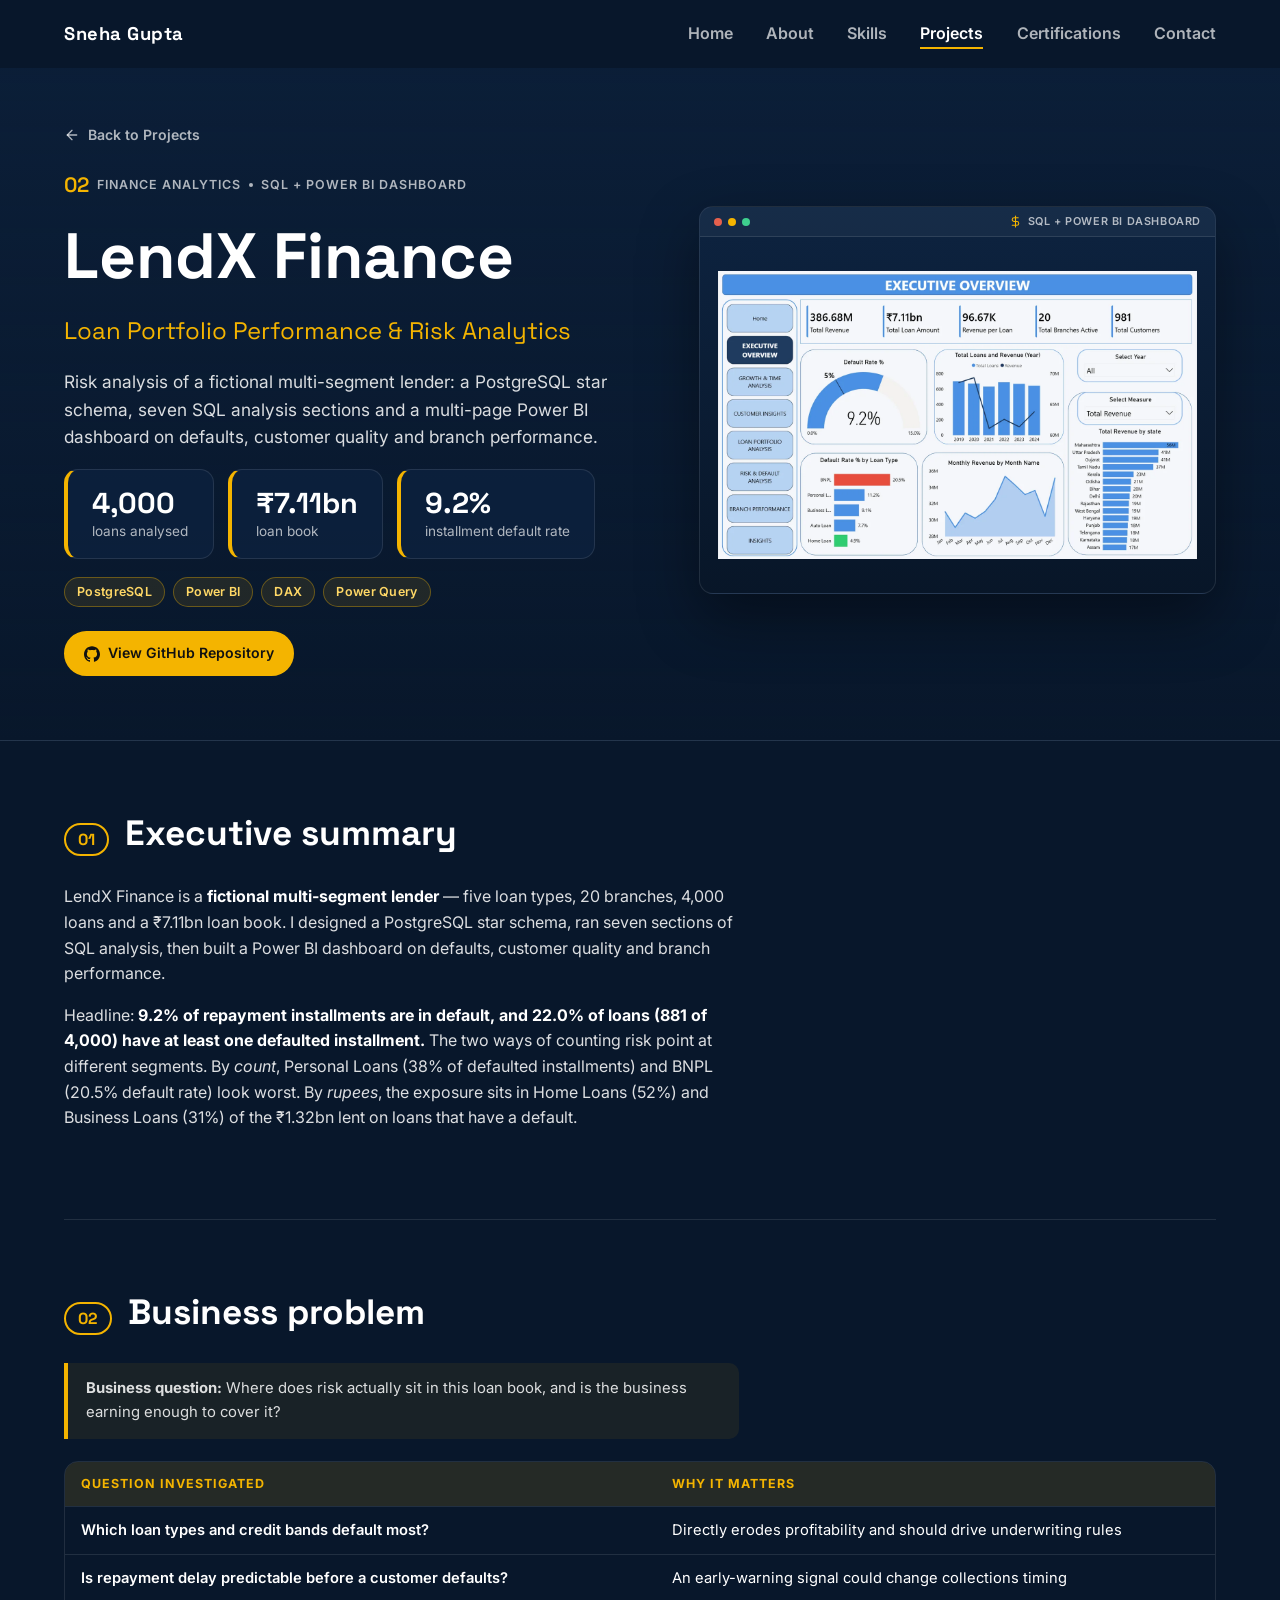
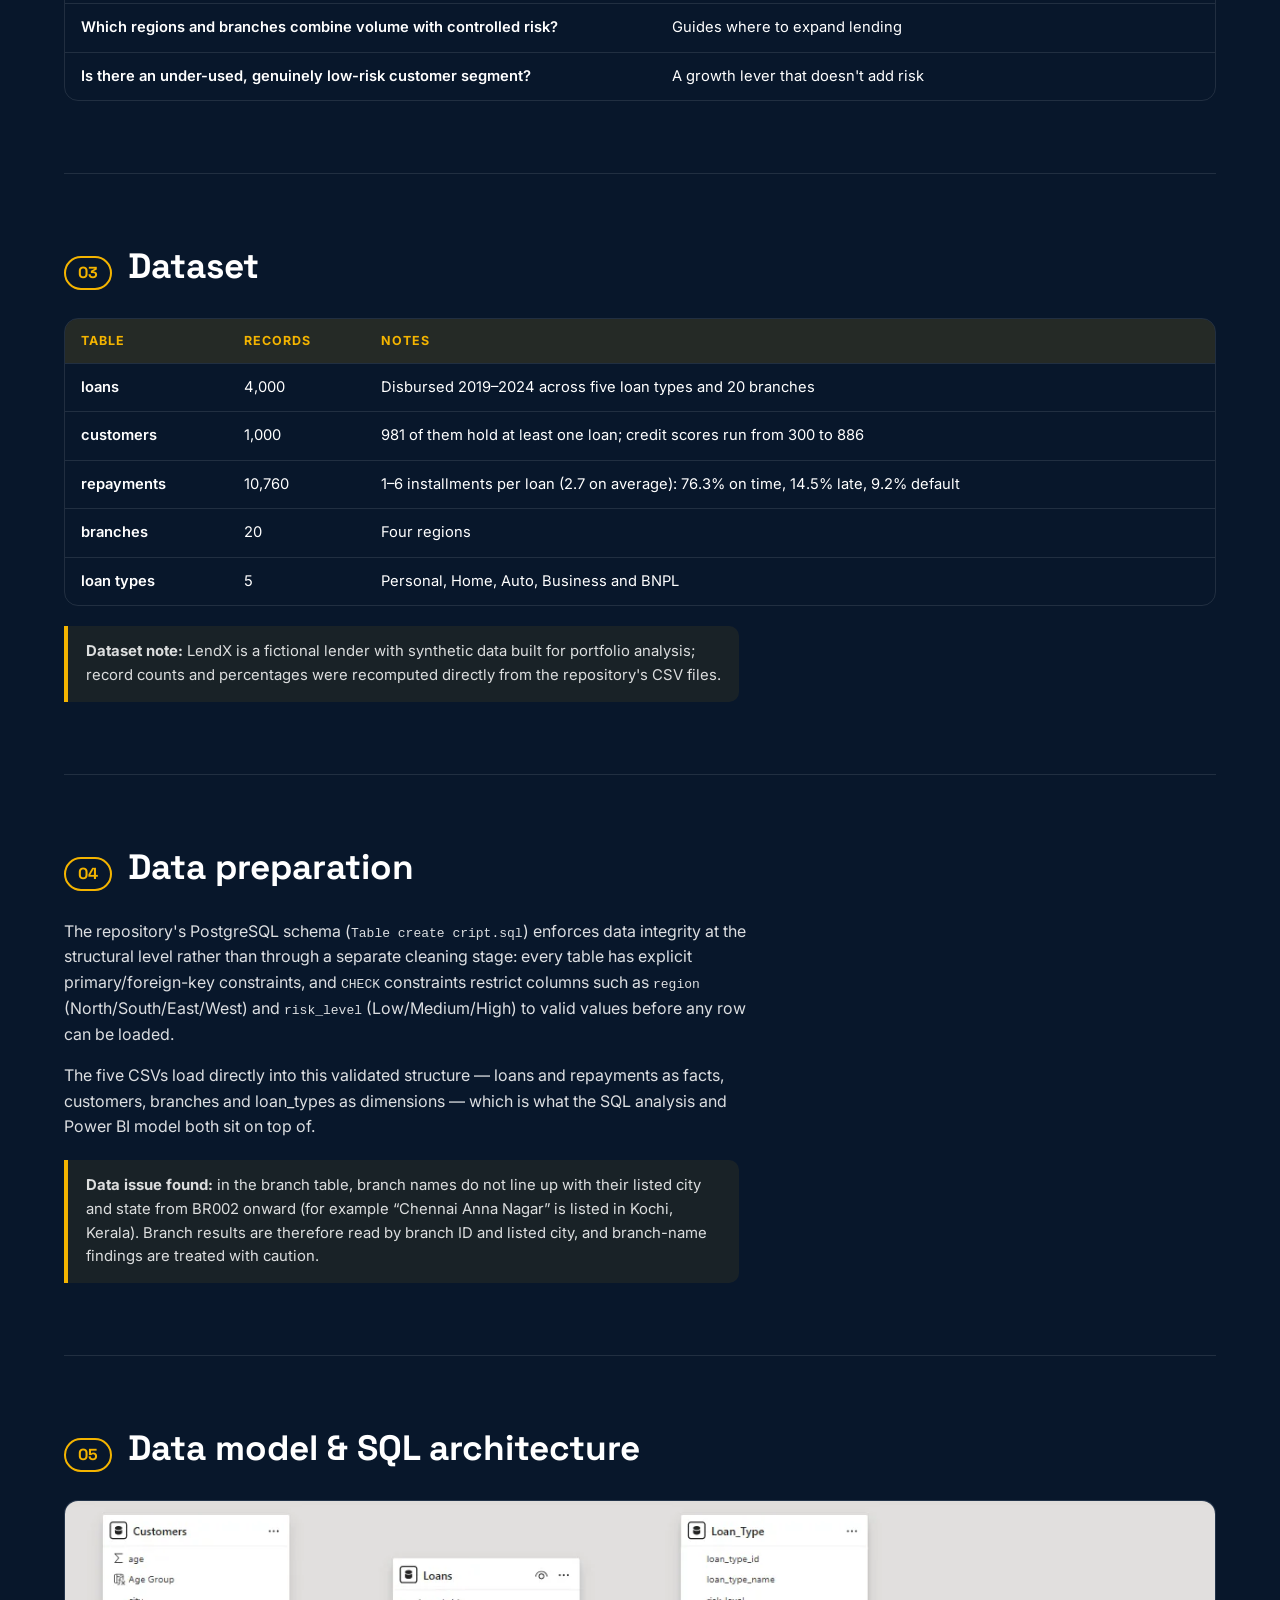
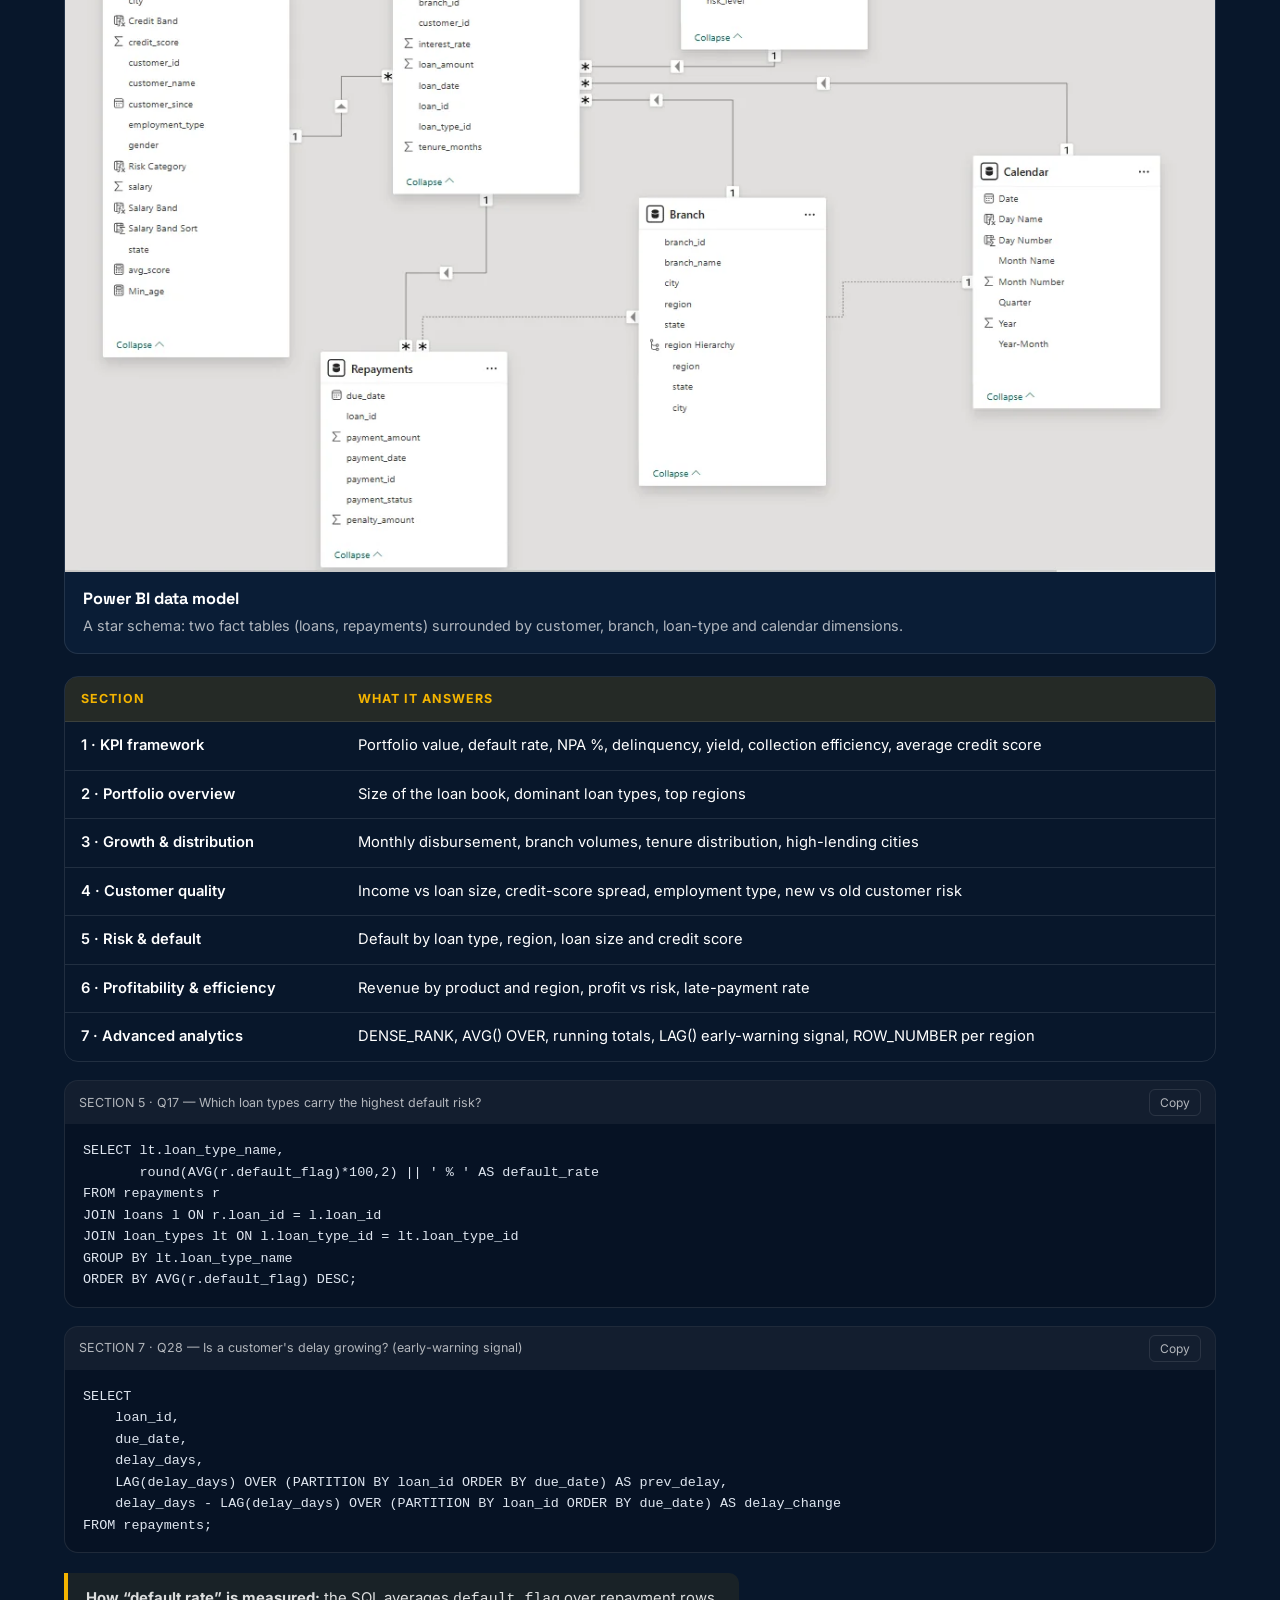
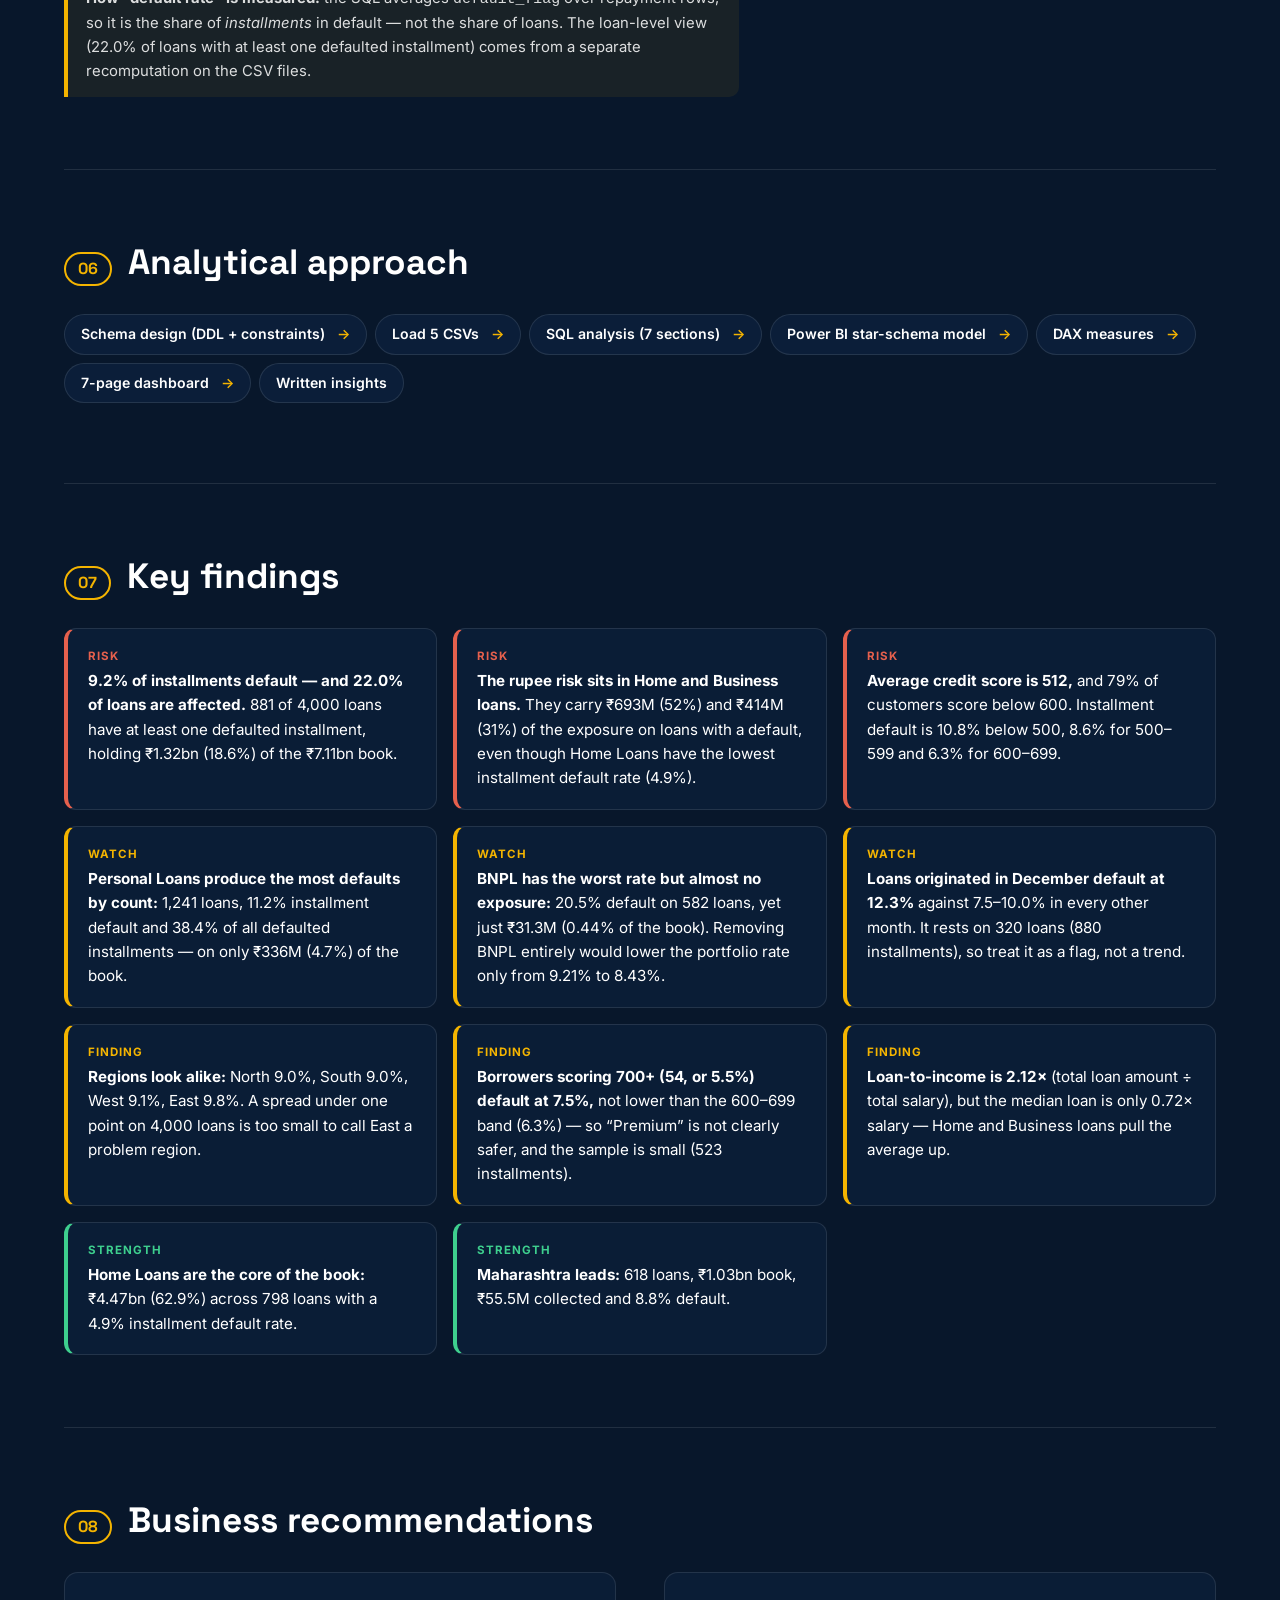
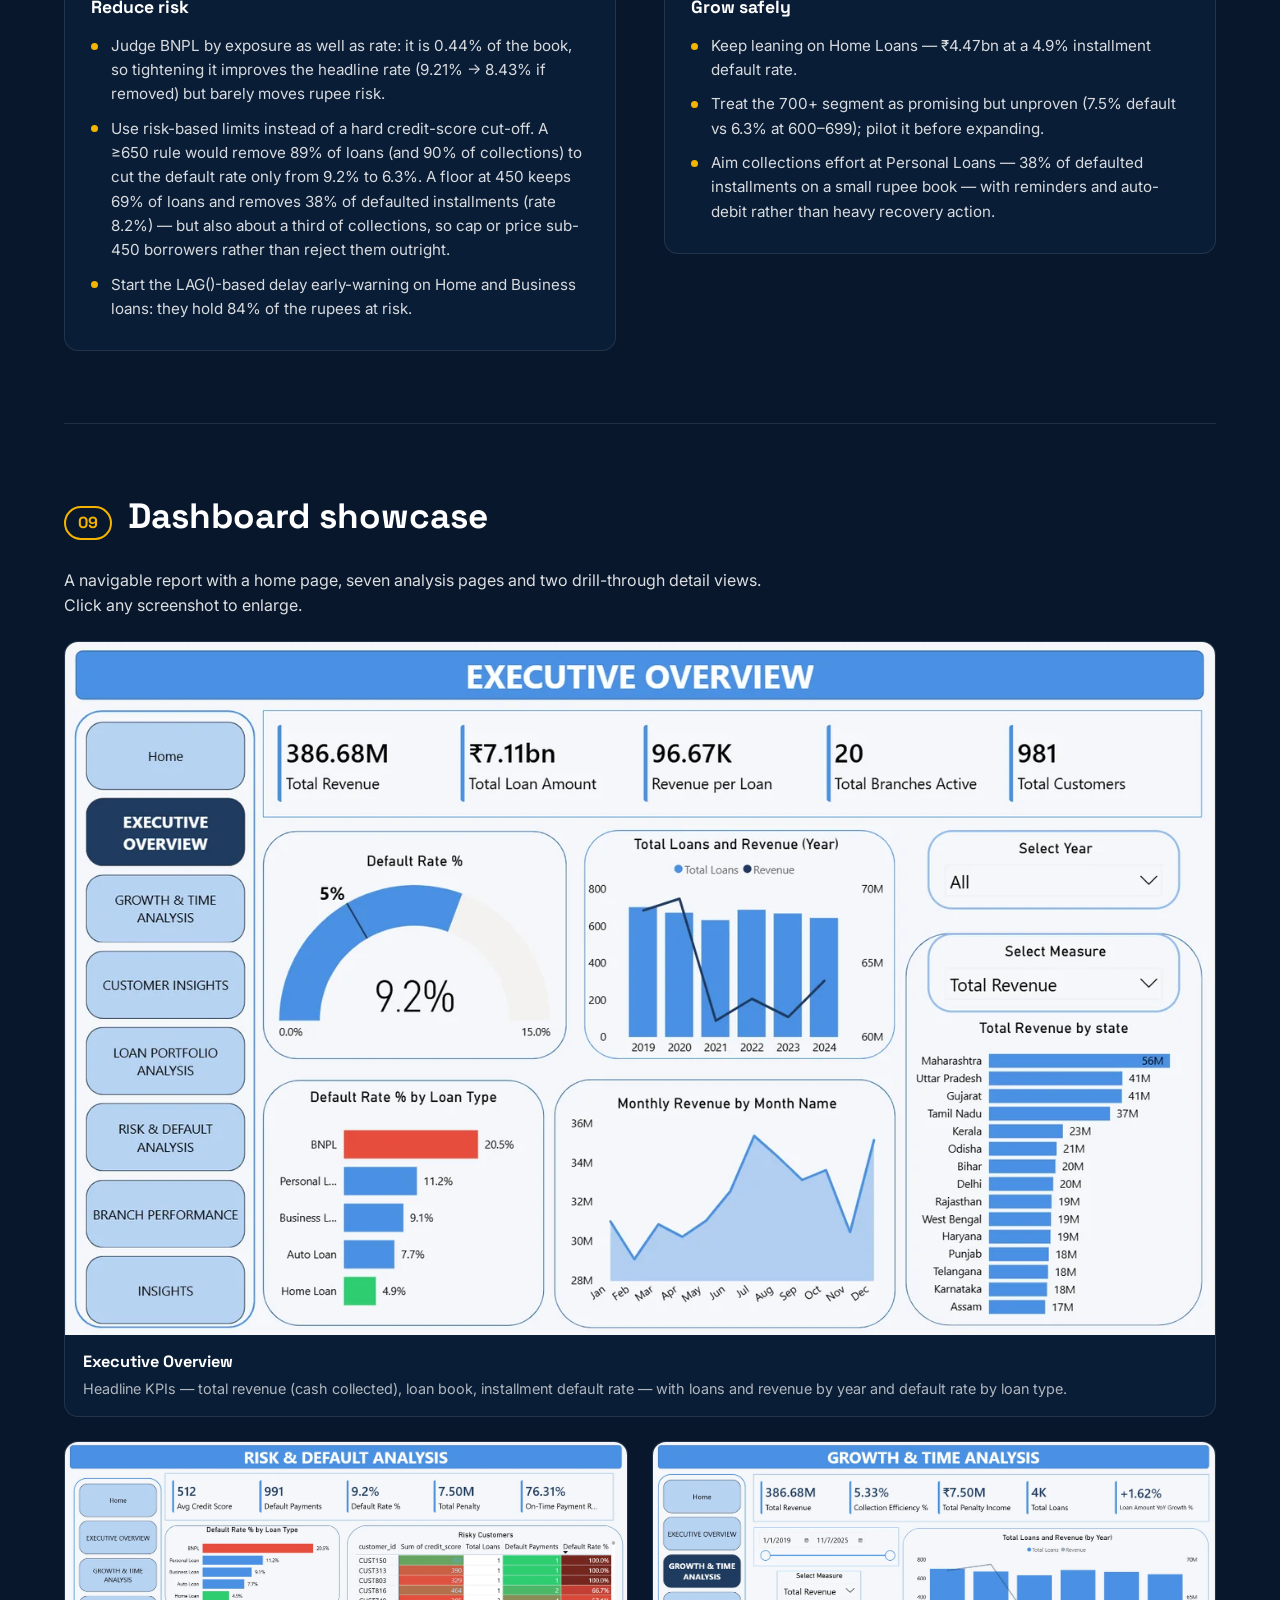
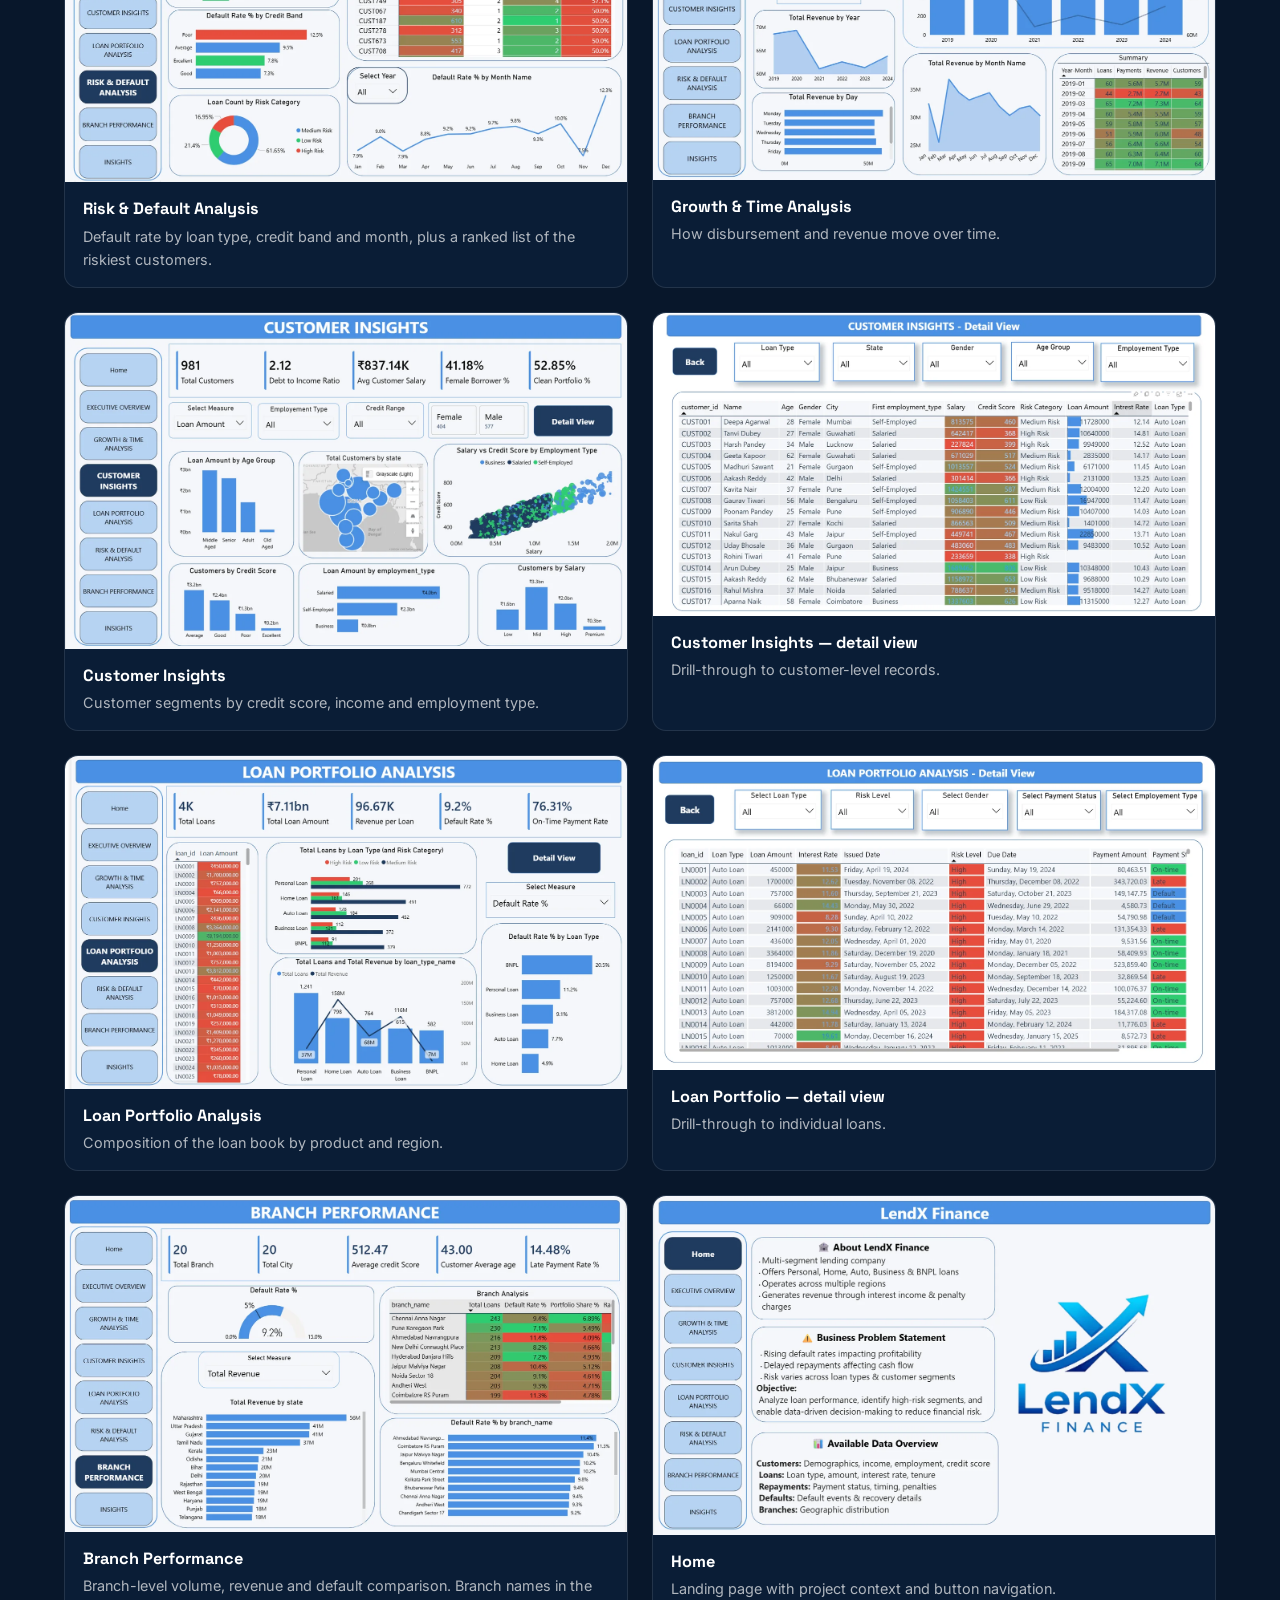
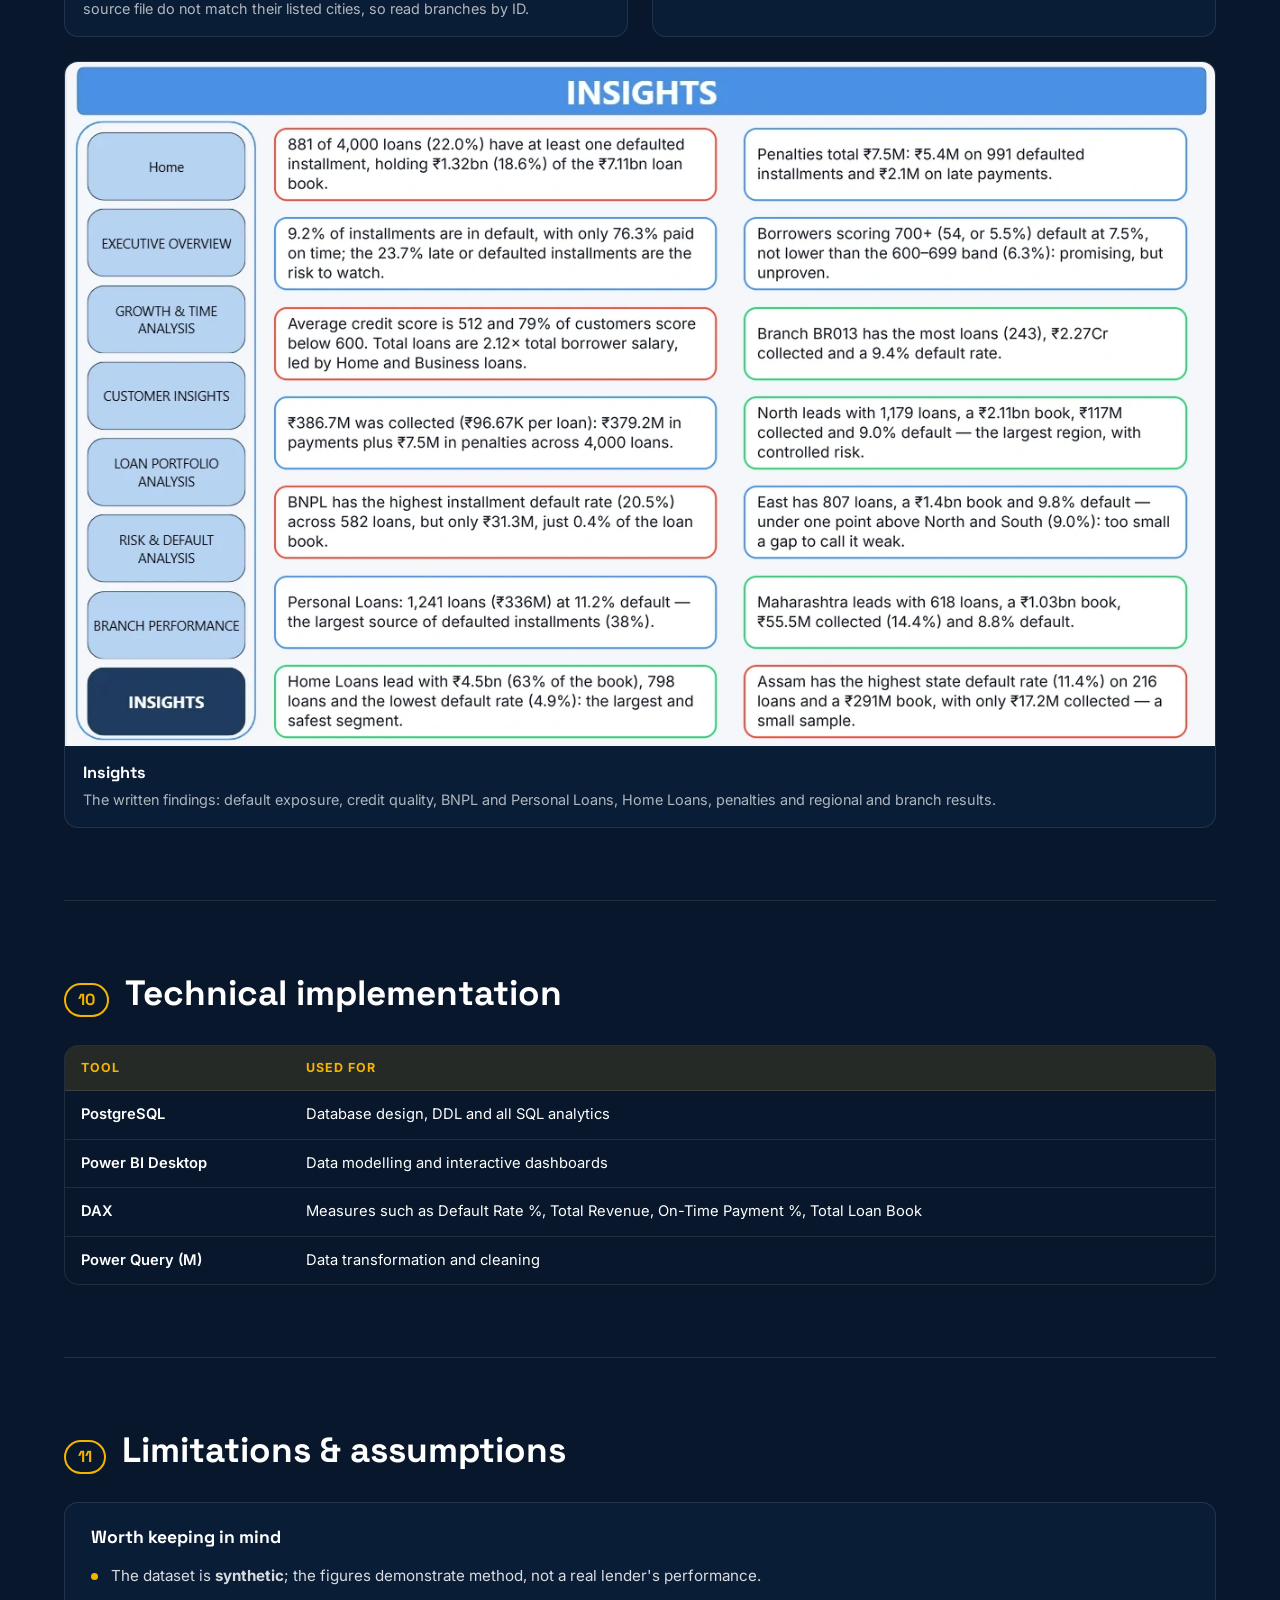
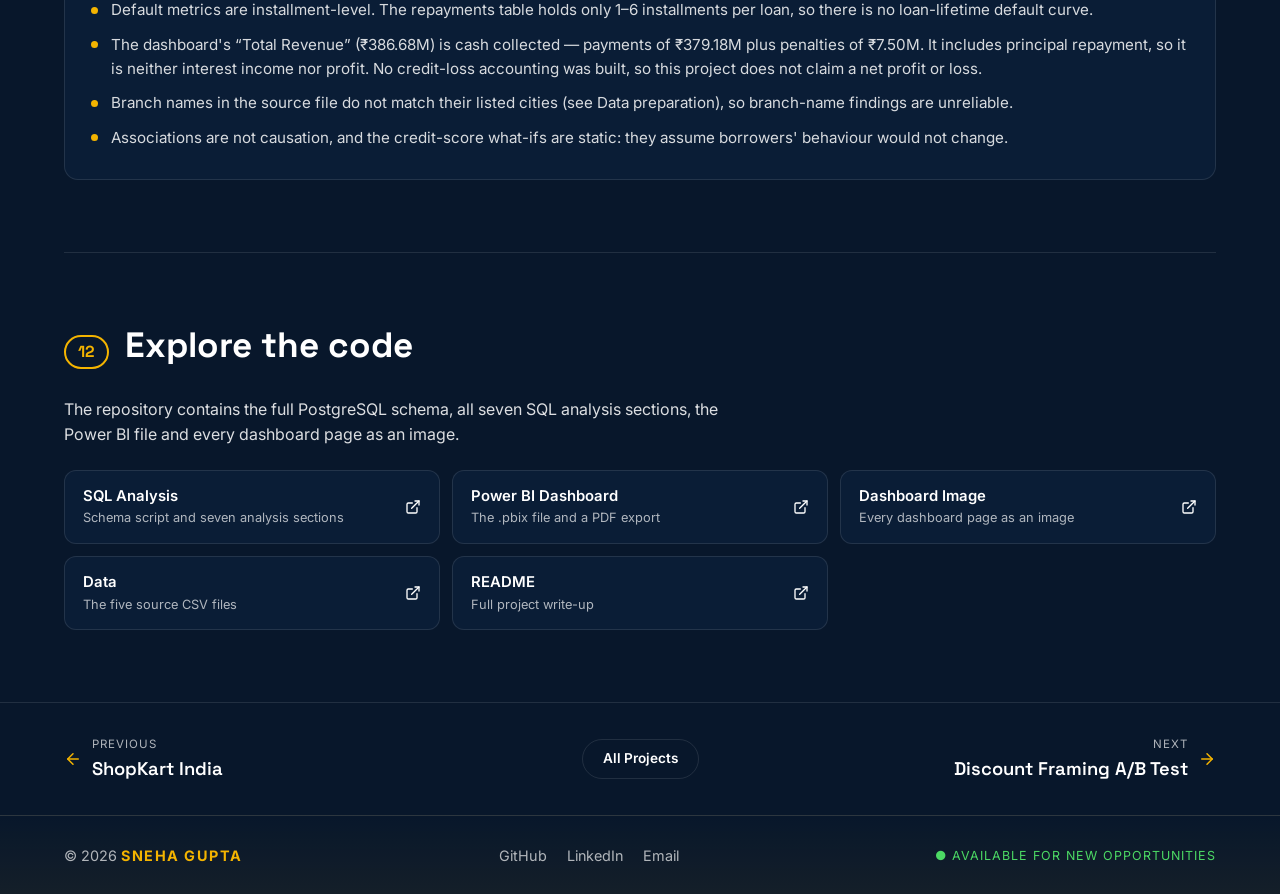
<file: projects/lendx.html>
<!DOCTYPE html>
<html lang="en">
<head>
  <meta charset="UTF-8">
  <meta name="viewport" content="width=device-width, initial-scale=1.0">
  <title>LendX Finance — Loan Portfolio Risk Analytics | Sneha Gupta</title>
  <meta name="description" content="Case study: PostgreSQL and Power BI analysis of loan defaults, customer quality and branch performance for a fictional lender.">
  <meta name="theme-color" content="#08172b">
  <meta property="og:type" content="article">
  <meta property="og:title" content="LendX Finance — Loan Portfolio Risk Analytics | Sneha Gupta">
  <meta property="og:description" content="Case study: PostgreSQL and Power BI analysis of loan defaults, customer quality and branch performance for a fictional lender.">
  <meta name="twitter:card" content="summary">
  <meta property="og:url" content="https://snehagupta-data.github.io/projects/lendx.html">
  <meta property="og:image" content="https://snehagupta-data.github.io/assets/images/projects/lendx/lendx-executive-overview.webp">
  <meta name="twitter:image" content="https://snehagupta-data.github.io/assets/images/projects/lendx/lendx-executive-overview.webp">
  <link rel="canonical" href="https://snehagupta-data.github.io/projects/lendx.html">
  <link rel="icon" href="data:image/svg+xml,%3Csvg xmlns='http://www.w3.org/2000/svg' viewBox='0 0 64 64'%3E%3Crect width='64' height='64' rx='14' fill='%230b1f3a'/%3E%3Ctext x='32' y='43' font-size='30' font-weight='700' text-anchor='middle' fill='%23f4b400' font-family='Arial'%3ESG%3C/text%3E%3C/svg%3E">
  <link rel="preconnect" href="https://fonts.googleapis.com">
  <link rel="preconnect" href="https://fonts.gstatic.com" crossorigin>
  <link href="https://fonts.googleapis.com/css2?family=Inter:wght@300;400;500;600;700&family=Space+Grotesk:wght@400;500;700&display=swap" rel="stylesheet">
  <link rel="stylesheet" href="../css/style.css">
  <script>document.documentElement.classList.add("js")</script>
</head>
<body data-page="case" data-project="lendx" data-root="../">
  <div id="scroll-progress"></div>
  <header id="site-nav"></header>

  <main>
    <!-- Header (title, stats, tools, GitHub button) is generated from the project entry in data/portfolio-data.js -->
    <section id="case-hero" class="case-hero"></section>

    <!-- ===== CASE-STUDY BODY: plain HTML. Edit, add or delete whole <section> blocks freely. ===== -->
    <div class="container">

      <section class="cs-section">
        <div class="cs-head"><span class="cs-num">01</span><h2>Executive summary</h2></div>
        <div class="prose"><p>LendX Finance is a <strong>fictional multi-segment lender</strong> — five loan types, 20 branches, 4,000 loans and a ₹7.11bn loan book. I designed a PostgreSQL star schema, ran seven sections of SQL analysis, then built a Power BI dashboard on defaults, customer quality and branch performance.</p><p>Headline: <strong>9.2% of repayment installments are in default, and 22.0% of loans (881 of 4,000) have at least one defaulted installment.</strong> The two ways of counting risk point at different segments. By <em>count</em>, Personal Loans (38% of defaulted installments) and BNPL (20.5% default rate) look worst. By <em>rupees</em>, the exposure sits in Home Loans (52%) and Business Loans (31%) of the ₹1.32bn lent on loans that have a default.</p></div>
      </section>
      <section class="cs-section">
        <div class="cs-head"><span class="cs-num">02</span><h2>Business problem</h2></div>
        <p class="note"><strong>Business question:</strong> Where does risk actually sit in this loan book, and is the business earning enough to cover it?</p>
        <div class="table-wrap"><table class="data"><thead><tr><th>Question investigated</th><th>Why it matters</th></tr></thead><tbody><tr><td>Which loan types and credit bands default most?</td><td>Directly erodes profitability and should drive underwriting rules</td></tr><tr><td>Is repayment delay predictable before a customer defaults?</td><td>An early-warning signal could change collections timing</td></tr><tr><td>Which regions and branches combine volume with controlled risk?</td><td>Guides where to expand lending</td></tr><tr><td>Is there an under-used, genuinely low-risk customer segment?</td><td>A growth lever that doesn't add risk</td></tr></tbody></table></div>
      </section>
      <section class="cs-section">
        <div class="cs-head"><span class="cs-num">03</span><h2>Dataset</h2></div>
        <div class="table-wrap"><table class="data"><thead><tr><th>Table</th><th>Records</th><th>Notes</th></tr></thead><tbody><tr><td>loans</td><td>4,000</td><td>Disbursed 2019–2024 across five loan types and 20 branches</td></tr><tr><td>customers</td><td>1,000</td><td>981 of them hold at least one loan; credit scores run from 300 to 886</td></tr><tr><td>repayments</td><td>10,760</td><td>1–6 installments per loan (2.7 on average): 76.3% on time, 14.5% late, 9.2% default</td></tr><tr><td>branches</td><td>20</td><td>Four regions</td></tr><tr><td>loan types</td><td>5</td><td>Personal, Home, Auto, Business and BNPL</td></tr></tbody></table></div>
        <p class="note"><strong>Dataset note:</strong> LendX is a fictional lender with synthetic data built for portfolio analysis; record counts and percentages were recomputed directly from the repository's CSV files.</p>
      </section>
      <section class="cs-section">
        <div class="cs-head"><span class="cs-num">04</span><h2>Data preparation</h2></div>
        <div class="prose"><p>The repository's PostgreSQL schema (<code>Table create cript.sql</code>) enforces data integrity at the structural level rather than through a separate cleaning stage: every table has explicit primary/foreign-key constraints, and <code>CHECK</code> constraints restrict columns such as <code>region</code> (North/South/East/West) and <code>risk_level</code> (Low/Medium/High) to valid values before any row can be loaded.</p><p>The five CSVs load directly into this validated structure — loans and repayments as facts, customers, branches and loan_types as dimensions — which is what the SQL analysis and Power BI model both sit on top of.</p></div>
        <p class="note"><strong>Data issue found:</strong> in the branch table, branch names do not line up with their listed city and state from BR002 onward (for example “Chennai Anna Nagar” is listed in Kochi, Kerala). Branch results are therefore read by branch ID and listed city, and branch-name findings are treated with caution.</p>
      </section>
      <section class="cs-section">
        <div class="cs-head"><span class="cs-num">05</span><h2>Data model &amp; SQL architecture</h2></div>
        <div class="gallery"><figure class="shot shot--wide"><img src="../assets/images/projects/lendx/lendx-data-model.webp" alt="Power BI data model" width="1242" height="725" loading="lazy" data-zoom><figcaption><strong>Power BI data model</strong>A star schema: two fact tables (loans, repayments) surrounded by customer, branch, loan-type and calendar dimensions.</figcaption></figure></div>
        <div class="table-wrap"><table class="data"><thead><tr><th>Section</th><th>What it answers</th></tr></thead><tbody><tr><td>1 · KPI framework</td><td>Portfolio value, default rate, NPA %, delinquency, yield, collection efficiency, average credit score</td></tr><tr><td>2 · Portfolio overview</td><td>Size of the loan book, dominant loan types, top regions</td></tr><tr><td>3 · Growth & distribution</td><td>Monthly disbursement, branch volumes, tenure distribution, high-lending cities</td></tr><tr><td>4 · Customer quality</td><td>Income vs loan size, credit-score spread, employment type, new vs old customer risk</td></tr><tr><td>5 · Risk & default</td><td>Default by loan type, region, loan size and credit score</td></tr><tr><td>6 · Profitability & efficiency</td><td>Revenue by product and region, profit vs risk, late-payment rate</td></tr><tr><td>7 · Advanced analytics</td><td>DENSE_RANK, AVG() OVER, running totals, LAG() early-warning signal, ROW_NUMBER per region</td></tr></tbody></table></div>
        <div class="code-block"><div class="code-head"><span>SECTION 5 · Q17 — Which loan types carry the highest default risk?</span><button class="copy-btn" type="button">Copy</button></div><pre><code>SELECT lt.loan_type_name,
       round(AVG(r.default_flag)*100,2) || &#x27; % &#x27; AS default_rate
FROM repayments r
JOIN loans l ON r.loan_id = l.loan_id
JOIN loan_types lt ON l.loan_type_id = lt.loan_type_id
GROUP BY lt.loan_type_name
ORDER BY AVG(r.default_flag) DESC;</code></pre></div>
        <div class="code-block"><div class="code-head"><span>SECTION 7 · Q28 — Is a customer&#x27;s delay growing? (early-warning signal)</span><button class="copy-btn" type="button">Copy</button></div><pre><code>SELECT
    loan_id,
    due_date,
    delay_days,
    LAG(delay_days) OVER (PARTITION BY loan_id ORDER BY due_date) AS prev_delay,
    delay_days - LAG(delay_days) OVER (PARTITION BY loan_id ORDER BY due_date) AS delay_change
FROM repayments;</code></pre></div>
        <p class="note"><strong>How “default rate” is measured:</strong> the SQL averages <code>default_flag</code> over repayment rows, so it is the share of <em>installments</em> in default — not the share of loans. The loan-level view (22.0% of loans with at least one defaulted installment) comes from a separate recomputation on the CSV files.</p>
      </section>
      <section class="cs-section">
        <div class="cs-head"><span class="cs-num">06</span><h2>Analytical approach</h2></div>
        <ul class="flow"><li>Schema design (DDL + constraints)</li><li>Load 5 CSVs</li><li>SQL analysis (7 sections)</li><li>Power BI star-schema model</li><li>DAX measures</li><li>7-page dashboard</li><li>Written insights</li></ul>
      </section>
      <section class="cs-section">
        <div class="cs-head"><span class="cs-num">07</span><h2>Key findings</h2></div>
        <div class="insights"><div class="insight insight--risk"><small>Risk</small><strong>9.2% of installments default — and 22.0% of loans are affected.</strong> 881 of 4,000 loans have at least one defaulted installment, holding ₹1.32bn (18.6%) of the ₹7.11bn book.</div><div class="insight insight--risk"><small>Risk</small><strong>The rupee risk sits in Home and Business loans.</strong> They carry ₹693M (52%) and ₹414M (31%) of the exposure on loans with a default, even though Home Loans have the lowest installment default rate (4.9%).</div><div class="insight insight--risk"><small>Risk</small><strong>Average credit score is 512,</strong> and 79% of customers score below 600. Installment default is 10.8% below 500, 8.6% for 500–599 and 6.3% for 600–699.</div><div class="insight"><small>Watch</small><strong>Personal Loans produce the most defaults by count:</strong> 1,241 loans, 11.2% installment default and 38.4% of all defaulted installments — on only ₹336M (4.7%) of the book.</div><div class="insight"><small>Watch</small><strong>BNPL has the worst rate but almost no exposure:</strong> 20.5% default on 582 loans, yet just ₹31.3M (0.44% of the book). Removing BNPL entirely would lower the portfolio rate only from 9.21% to 8.43%.</div><div class="insight"><small>Watch</small><strong>Loans originated in December default at 12.3%</strong> against 7.5–10.0% in every other month. It rests on 320 loans (880 installments), so treat it as a flag, not a trend.</div><div class="insight"><small>Finding</small><strong>Regions look alike:</strong> North 9.0%, South 9.0%, West 9.1%, East 9.8%. A spread under one point on 4,000 loans is too small to call East a problem region.</div><div class="insight"><small>Finding</small><strong>Borrowers scoring 700+ (54, or 5.5%) default at 7.5%,</strong> not lower than the 600–699 band (6.3%) — so “Premium” is not clearly safer, and the sample is small (523 installments).</div><div class="insight"><small>Finding</small><strong>Loan-to-income is 2.12×</strong> (total loan amount ÷ total salary), but the median loan is only 0.72× salary — Home and Business loans pull the average up.</div><div class="insight insight--good"><small>Strength</small><strong>Home Loans are the core of the book:</strong> ₹4.47bn (62.9%) across 798 loans with a 4.9% installment default rate.</div><div class="insight insight--good"><small>Strength</small><strong>Maharashtra leads:</strong> 618 loans, ₹1.03bn book, ₹55.5M collected and 8.8% default.</div></div>
      </section>
      <section class="cs-section">
        <div class="cs-head"><span class="cs-num">08</span><h2>Business recommendations</h2></div>
        <div class="split"><div class="panel"><h3>Reduce risk</h3><ul><li>Judge BNPL by exposure as well as rate: it is 0.44% of the book, so tightening it improves the headline rate (9.21% → 8.43% if removed) but barely moves rupee risk.</li><li>Use risk-based limits instead of a hard credit-score cut-off. A ≥650 rule would remove 89% of loans (and 90% of collections) to cut the default rate only from 9.2% to 6.3%. A floor at 450 keeps 69% of loans and removes 38% of defaulted installments (rate 8.2%) — but also about a third of collections, so cap or price sub-450 borrowers rather than reject them outright.</li><li>Start the LAG()-based delay early-warning on Home and Business loans: they hold 84% of the rupees at risk.</li></ul></div><div class="panel"><h3>Grow safely</h3><ul><li>Keep leaning on Home Loans — ₹4.47bn at a 4.9% installment default rate.</li><li>Treat the 700+ segment as promising but unproven (7.5% default vs 6.3% at 600–699); pilot it before expanding.</li><li>Aim collections effort at Personal Loans — 38% of defaulted installments on a small rupee book — with reminders and auto-debit rather than heavy recovery action.</li></ul></div></div>
      </section>
      <section class="cs-section">
        <div class="cs-head"><span class="cs-num">09</span><h2>Dashboard showcase</h2></div>
        <div class="prose"><p>A navigable report with a home page, seven analysis pages and two drill-through detail views. Click any screenshot to enlarge.</p></div>
        <div class="gallery"><figure class="shot shot--wide"><img src="../assets/images/projects/lendx/lendx-executive-overview.webp" alt="Executive Overview" width="1400" height="844" loading="lazy" data-zoom><figcaption><strong>Executive Overview</strong>Headline KPIs — total revenue (cash collected), loan book, installment default rate — with loans and revenue by year and default rate by loan type.</figcaption></figure><figure class="shot"><img src="../assets/images/projects/lendx/lendx-risk-default.webp" alt="Risk &amp; Default Analysis" width="1400" height="847" loading="lazy" data-zoom><figcaption><strong>Risk &amp; Default Analysis</strong>Default rate by loan type, credit band and month, plus a ranked list of the riskiest customers.</figcaption></figure><figure class="shot"><img src="../assets/images/projects/lendx/lendx-growth-time-analysis.webp" alt="Growth &amp; Time Analysis" width="1400" height="841" loading="lazy" data-zoom><figcaption><strong>Growth &amp; Time Analysis</strong>How disbursement and revenue move over time.</figcaption></figure><figure class="shot"><img src="../assets/images/projects/lendx/lendx-customer-insights.webp" alt="Customer Insights" width="1400" height="838" loading="lazy" data-zoom><figcaption><strong>Customer Insights</strong>Customer segments by credit score, income and employment type.</figcaption></figure><figure class="shot"><img src="../assets/images/projects/lendx/lendx-customer-insights-detail.webp" alt="Customer Insights — detail view" width="1400" height="755" loading="lazy" data-zoom><figcaption><strong>Customer Insights — detail view</strong>Drill-through to customer-level records.</figcaption></figure><figure class="shot"><img src="../assets/images/projects/lendx/lendx-loan-portfolio.webp" alt="Loan Portfolio Analysis" width="1400" height="829" loading="lazy" data-zoom><figcaption><strong>Loan Portfolio Analysis</strong>Composition of the loan book by product and region.</figcaption></figure><figure class="shot"><img src="../assets/images/projects/lendx/lendx-loan-portfolio-detail.webp" alt="Loan Portfolio — detail view" width="1377" height="768" loading="lazy" data-zoom><figcaption><strong>Loan Portfolio — detail view</strong>Drill-through to individual loans.</figcaption></figure><figure class="shot"><img src="../assets/images/projects/lendx/lendx-branch-performance.webp" alt="Branch Performance" width="1400" height="837" loading="lazy" data-zoom><figcaption><strong>Branch Performance</strong>Branch-level volume, revenue and default comparison. Branch names in the source file do not match their listed cities, so read branches by ID.</figcaption></figure><figure class="shot"><img src="../assets/images/projects/lendx/lendx-home.webp" alt="Home" width="1400" height="845" loading="lazy" data-zoom><figcaption><strong>Home</strong>Landing page with project context and button navigation.</figcaption></figure><figure class="shot shot--wide"><img src="../assets/images/projects/lendx/lendx-insights.webp" alt="LendX Insights page" width="1276" height="759" loading="lazy" data-zoom><figcaption><strong>Insights</strong>The written findings: default exposure, credit quality, BNPL and Personal Loans, Home Loans, penalties and regional and branch results.</figcaption></figure></div>
      </section>
      <section class="cs-section">
        <div class="cs-head"><span class="cs-num">10</span><h2>Technical implementation</h2></div>
        <div class="table-wrap"><table class="data"><thead><tr><th>Tool</th><th>Used for</th></tr></thead><tbody><tr><td>PostgreSQL</td><td>Database design, DDL and all SQL analytics</td></tr><tr><td>Power BI Desktop</td><td>Data modelling and interactive dashboards</td></tr><tr><td>DAX</td><td>Measures such as Default Rate %, Total Revenue, On-Time Payment %, Total Loan Book</td></tr><tr><td>Power Query (M)</td><td>Data transformation and cleaning</td></tr></tbody></table></div>
      </section>
      <section class="cs-section">
        <div class="cs-head"><span class="cs-num">11</span><h2>Limitations &amp; assumptions</h2></div>
        <div class="panel"><h3>Worth keeping in mind</h3><ul><li>The dataset is <strong>synthetic</strong>; the figures demonstrate method, not a real lender's performance.</li><li>Default metrics are installment-level. The repayments table holds only 1–6 installments per loan, so there is no loan-lifetime default curve.</li><li>The dashboard's “Total Revenue” (₹386.68M) is cash collected — payments of ₹379.18M plus penalties of ₹7.50M. It includes principal repayment, so it is neither interest income nor profit. No credit-loss accounting was built, so this project does not claim a net profit or loss.</li><li>Branch names in the source file do not match their listed cities (see Data preparation), so branch-name findings are unreliable.</li><li>Associations are not causation, and the credit-score what-ifs are static: they assume borrowers' behaviour would not change.</li></ul></div>
      </section>
      <section class="cs-section">
        <div class="cs-head"><span class="cs-num">12</span><h2>Explore the code</h2></div>
        <div class="prose"><p>The repository contains the full PostgreSQL schema, all seven SQL analysis sections, the Power BI file and every dashboard page as an image.</p></div>
        <div class="file-list"><a href="https://github.com/snehagupta-data/LendX-Finance-Loan-Portfolio-Performance-Risk-Analytics/tree/main/SQL%20Analysis" target="_blank" rel="noopener noreferrer"><span>SQL Analysis<small>Schema script and seven analysis sections</small></span><svg viewBox="0 0 24 24" fill="none" stroke="currentColor" stroke-width="2" stroke-linecap="round" stroke-linejoin="round" aria-hidden="true"><path d="M18 13v6a2 2 0 0 1-2 2H5a2 2 0 0 1-2-2V8a2 2 0 0 1 2-2h6"/><polyline points="15 3 21 3 21 9"/><line x1="10" y1="14" x2="21" y2="3"/></svg></a><a href="https://github.com/snehagupta-data/LendX-Finance-Loan-Portfolio-Performance-Risk-Analytics/tree/main/Power%20BI%20Dashboard" target="_blank" rel="noopener noreferrer"><span>Power BI Dashboard<small>The .pbix file and a PDF export</small></span><svg viewBox="0 0 24 24" fill="none" stroke="currentColor" stroke-width="2" stroke-linecap="round" stroke-linejoin="round" aria-hidden="true"><path d="M18 13v6a2 2 0 0 1-2 2H5a2 2 0 0 1-2-2V8a2 2 0 0 1 2-2h6"/><polyline points="15 3 21 3 21 9"/><line x1="10" y1="14" x2="21" y2="3"/></svg></a><a href="https://github.com/snehagupta-data/LendX-Finance-Loan-Portfolio-Performance-Risk-Analytics/tree/main/Dashboard%20Image" target="_blank" rel="noopener noreferrer"><span>Dashboard Image<small>Every dashboard page as an image</small></span><svg viewBox="0 0 24 24" fill="none" stroke="currentColor" stroke-width="2" stroke-linecap="round" stroke-linejoin="round" aria-hidden="true"><path d="M18 13v6a2 2 0 0 1-2 2H5a2 2 0 0 1-2-2V8a2 2 0 0 1 2-2h6"/><polyline points="15 3 21 3 21 9"/><line x1="10" y1="14" x2="21" y2="3"/></svg></a><a href="https://github.com/snehagupta-data/LendX-Finance-Loan-Portfolio-Performance-Risk-Analytics/tree/main/Data" target="_blank" rel="noopener noreferrer"><span>Data<small>The five source CSV files</small></span><svg viewBox="0 0 24 24" fill="none" stroke="currentColor" stroke-width="2" stroke-linecap="round" stroke-linejoin="round" aria-hidden="true"><path d="M18 13v6a2 2 0 0 1-2 2H5a2 2 0 0 1-2-2V8a2 2 0 0 1 2-2h6"/><polyline points="15 3 21 3 21 9"/><line x1="10" y1="14" x2="21" y2="3"/></svg></a><a href="https://github.com/snehagupta-data/LendX-Finance-Loan-Portfolio-Performance-Risk-Analytics#readme" target="_blank" rel="noopener noreferrer"><span>README<small>Full project write-up</small></span><svg viewBox="0 0 24 24" fill="none" stroke="currentColor" stroke-width="2" stroke-linecap="round" stroke-linejoin="round" aria-hidden="true"><path d="M18 13v6a2 2 0 0 1-2 2H5a2 2 0 0 1-2-2V8a2 2 0 0 1 2-2h6"/><polyline points="15 3 21 3 21 9"/><line x1="10" y1="14" x2="21" y2="3"/></svg></a></div>
      </section>
    </div>
  </main>

  <nav id="case-pager" class="pager" aria-label="Next project"></nav>
  <footer id="site-footer"></footer>

  <script src="../data/portfolio-data.js"></script>
  <script src="../js/script.js"></script>
</body>
</html>
</file>
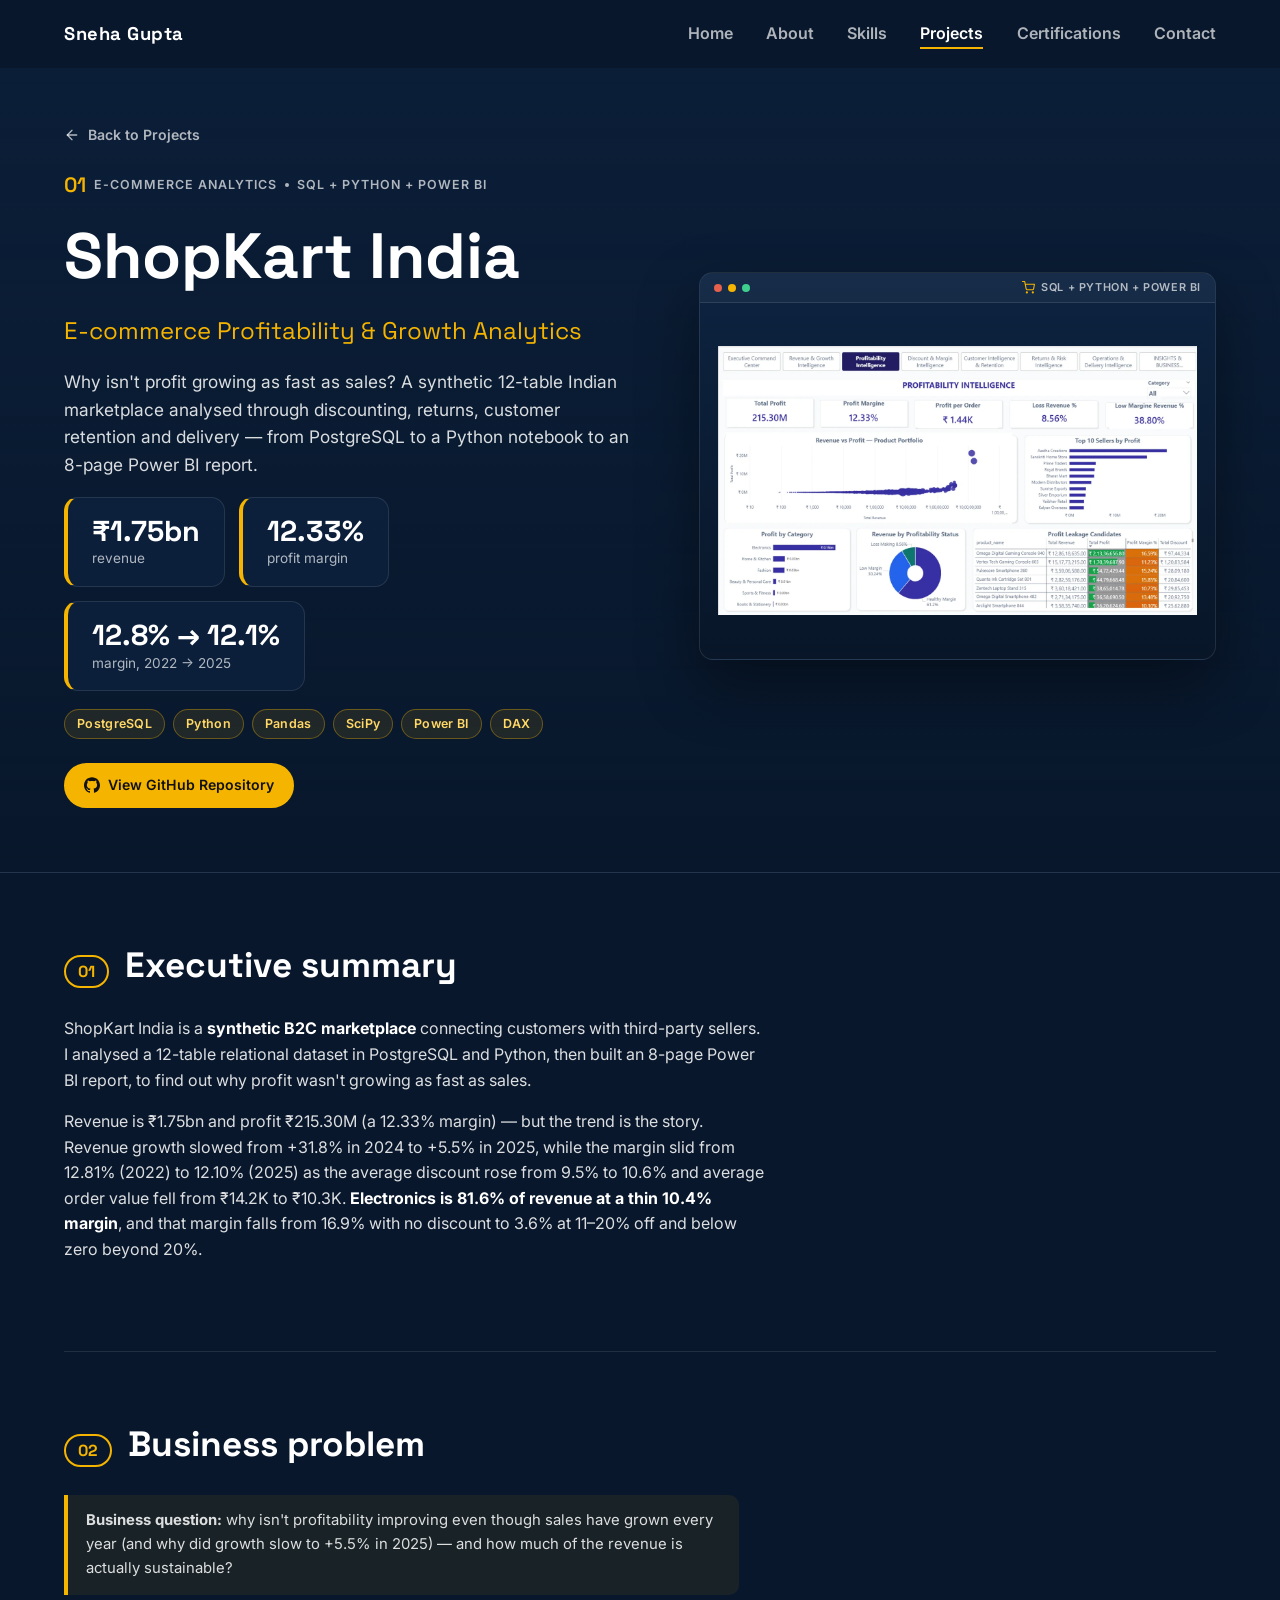
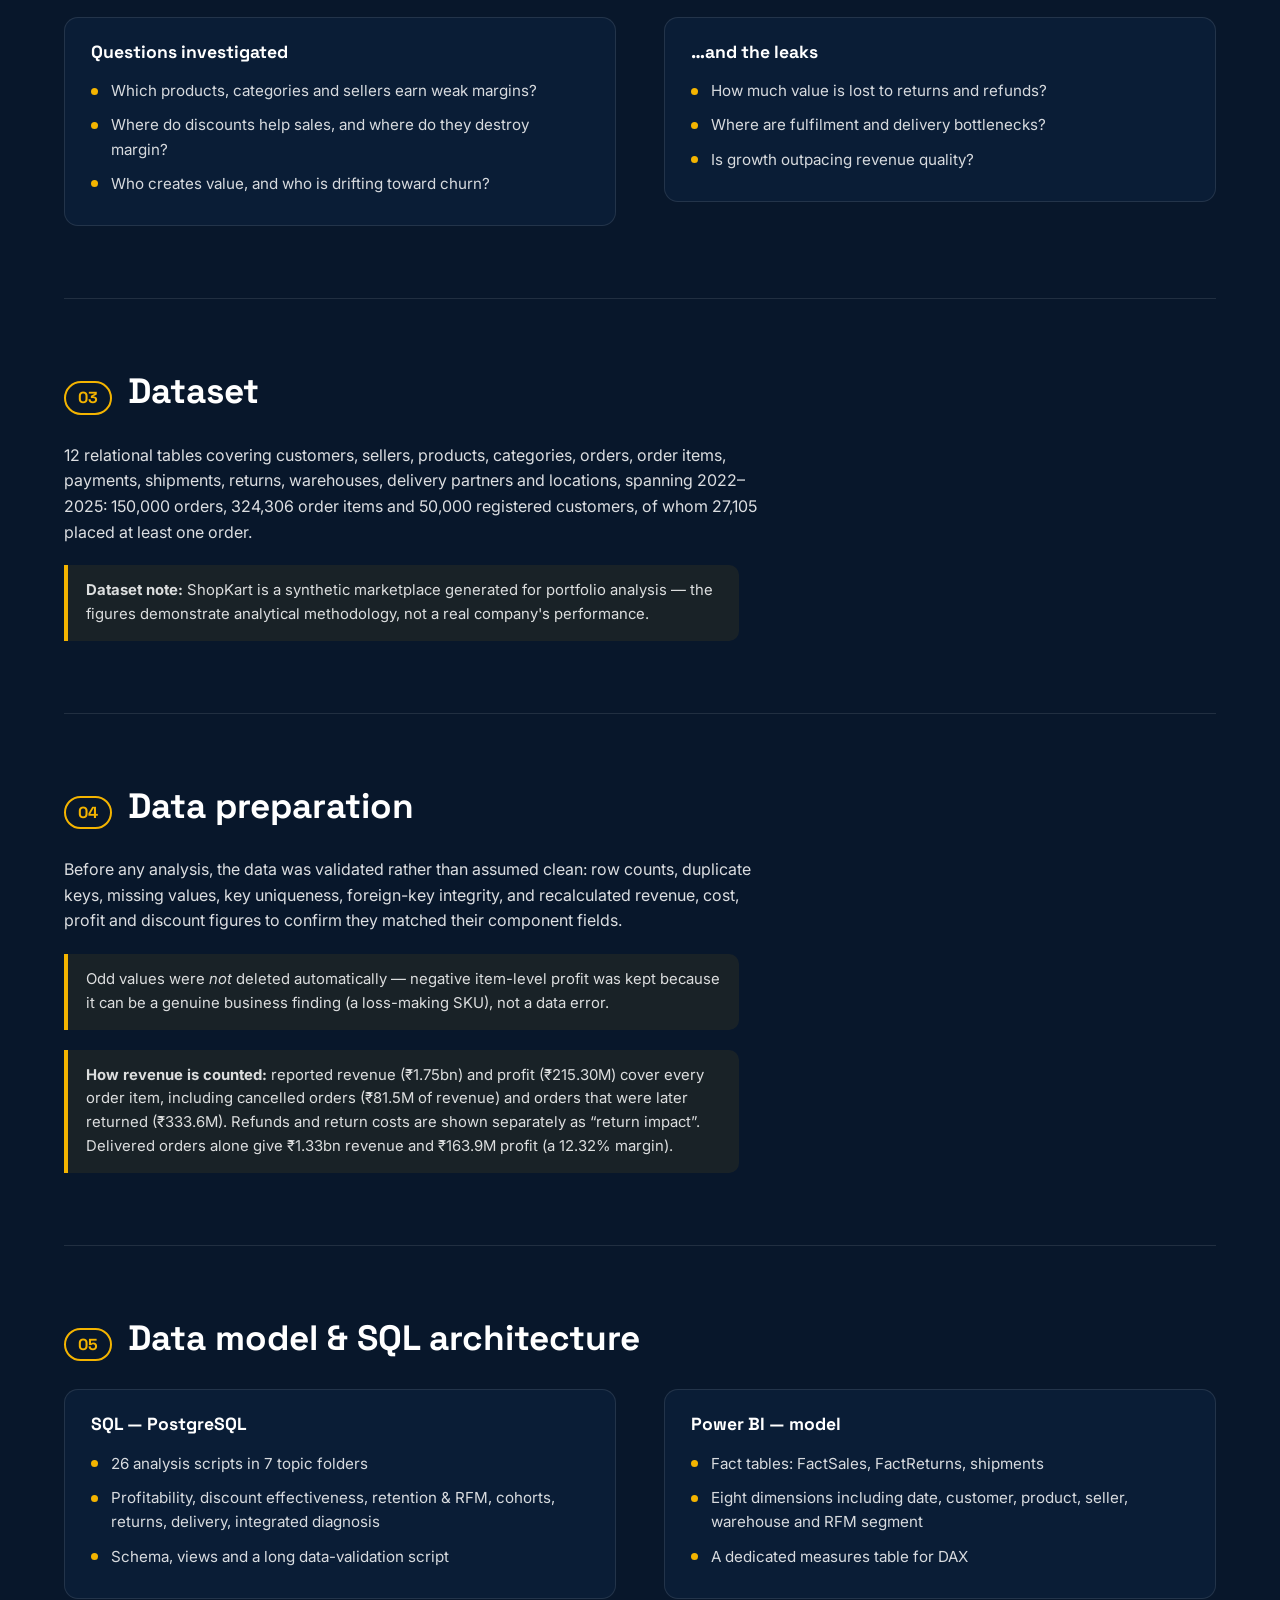
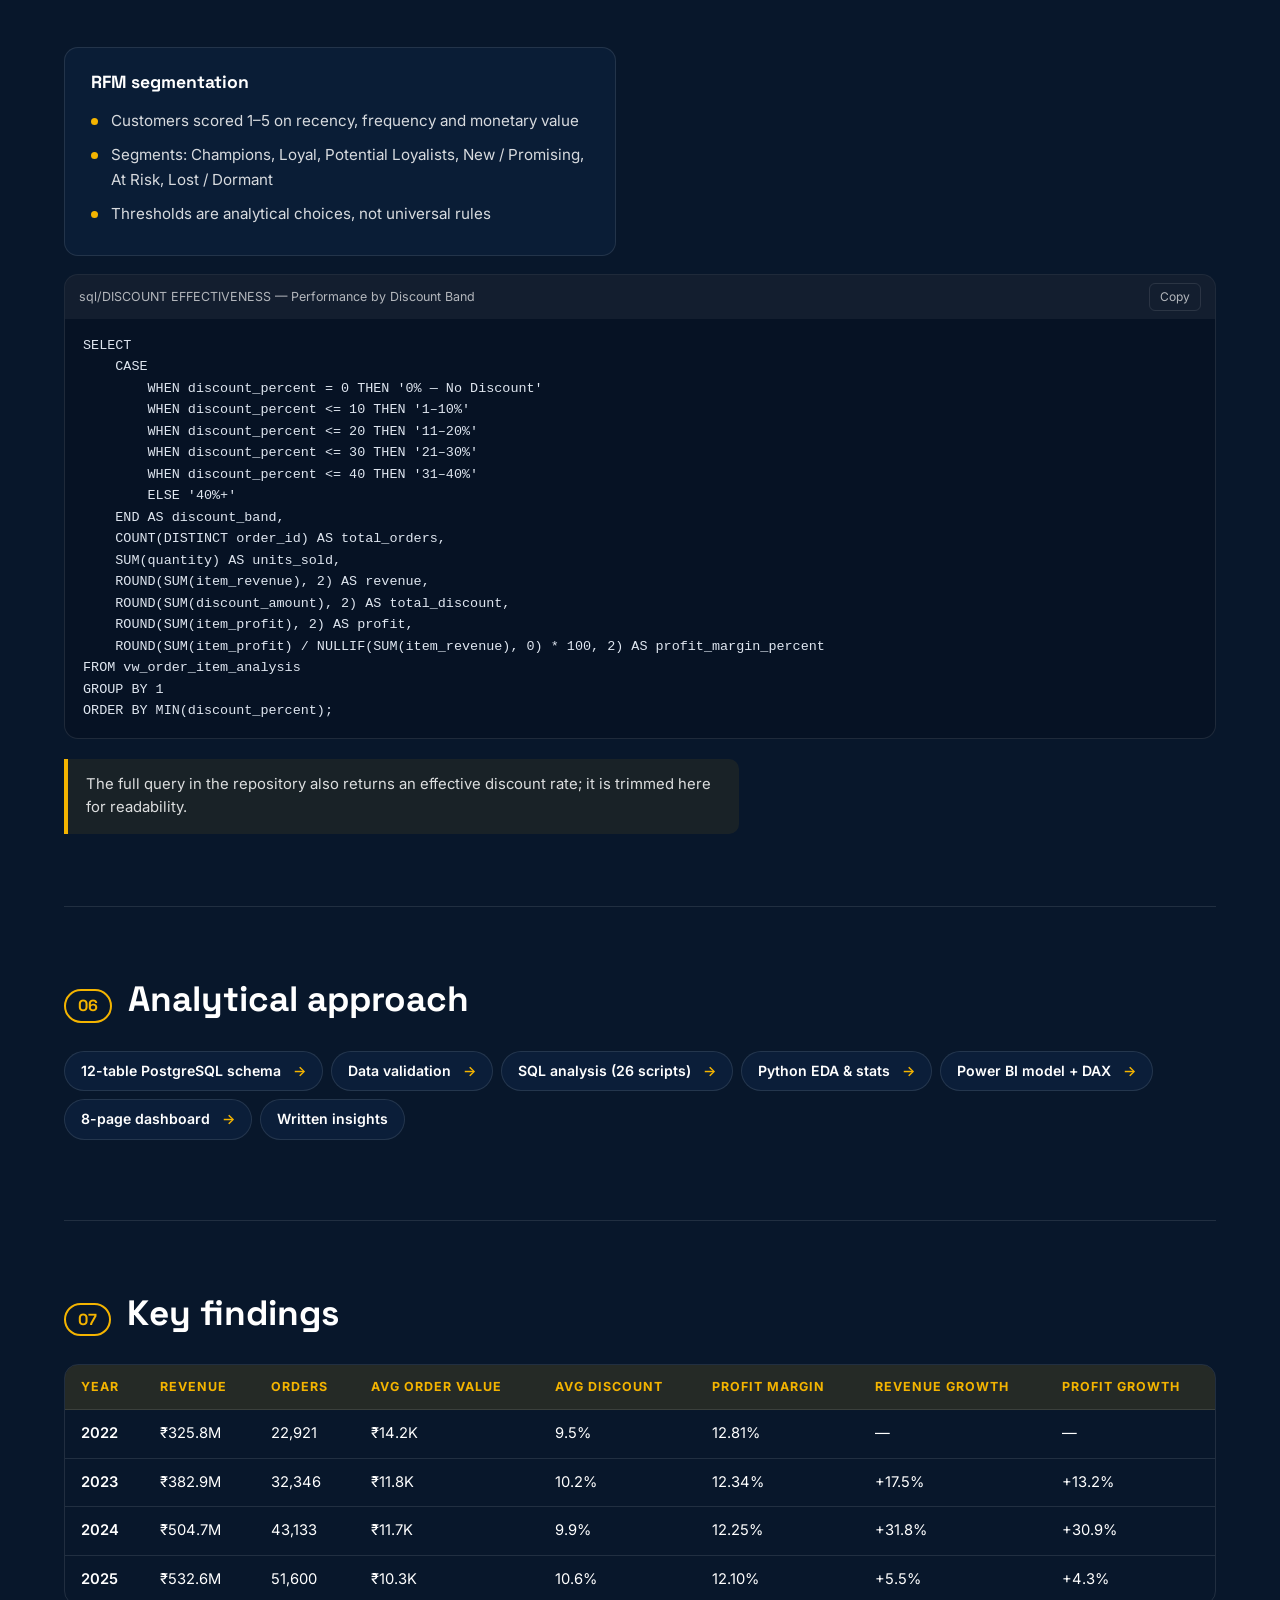
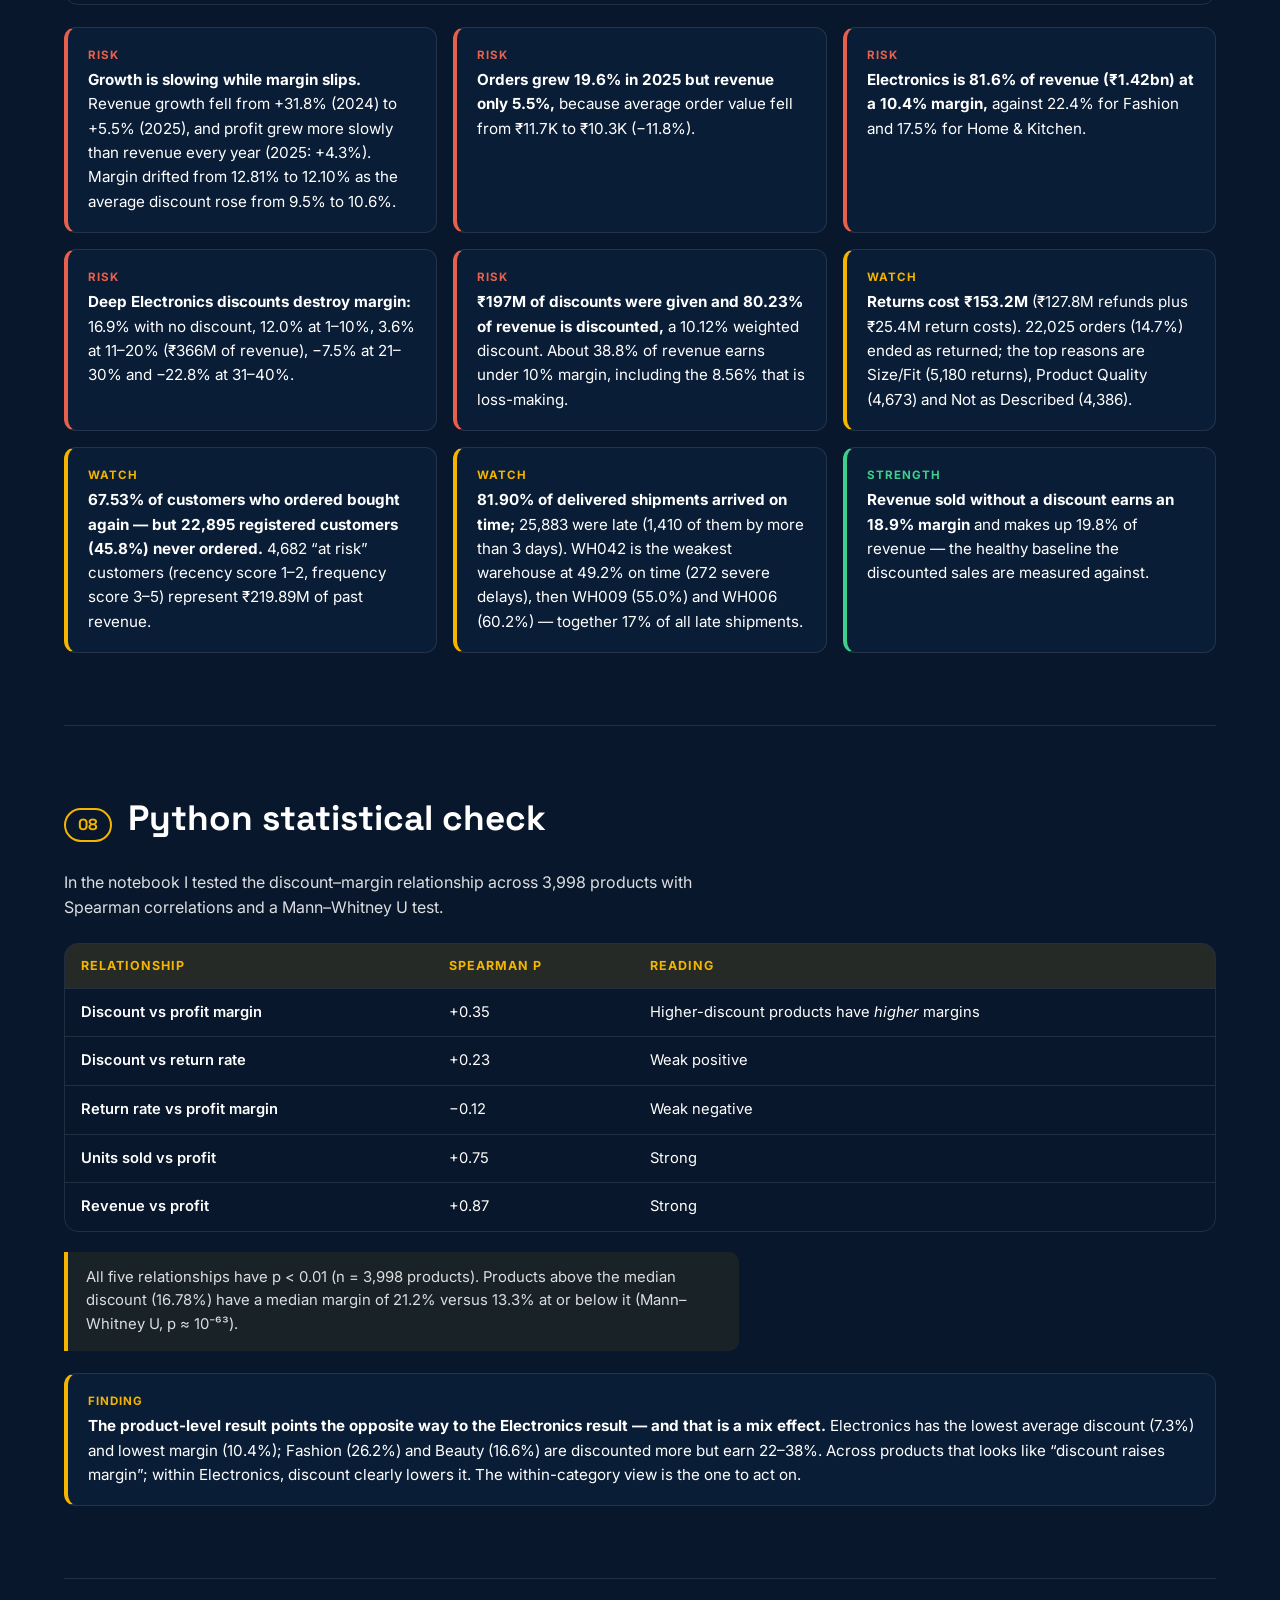
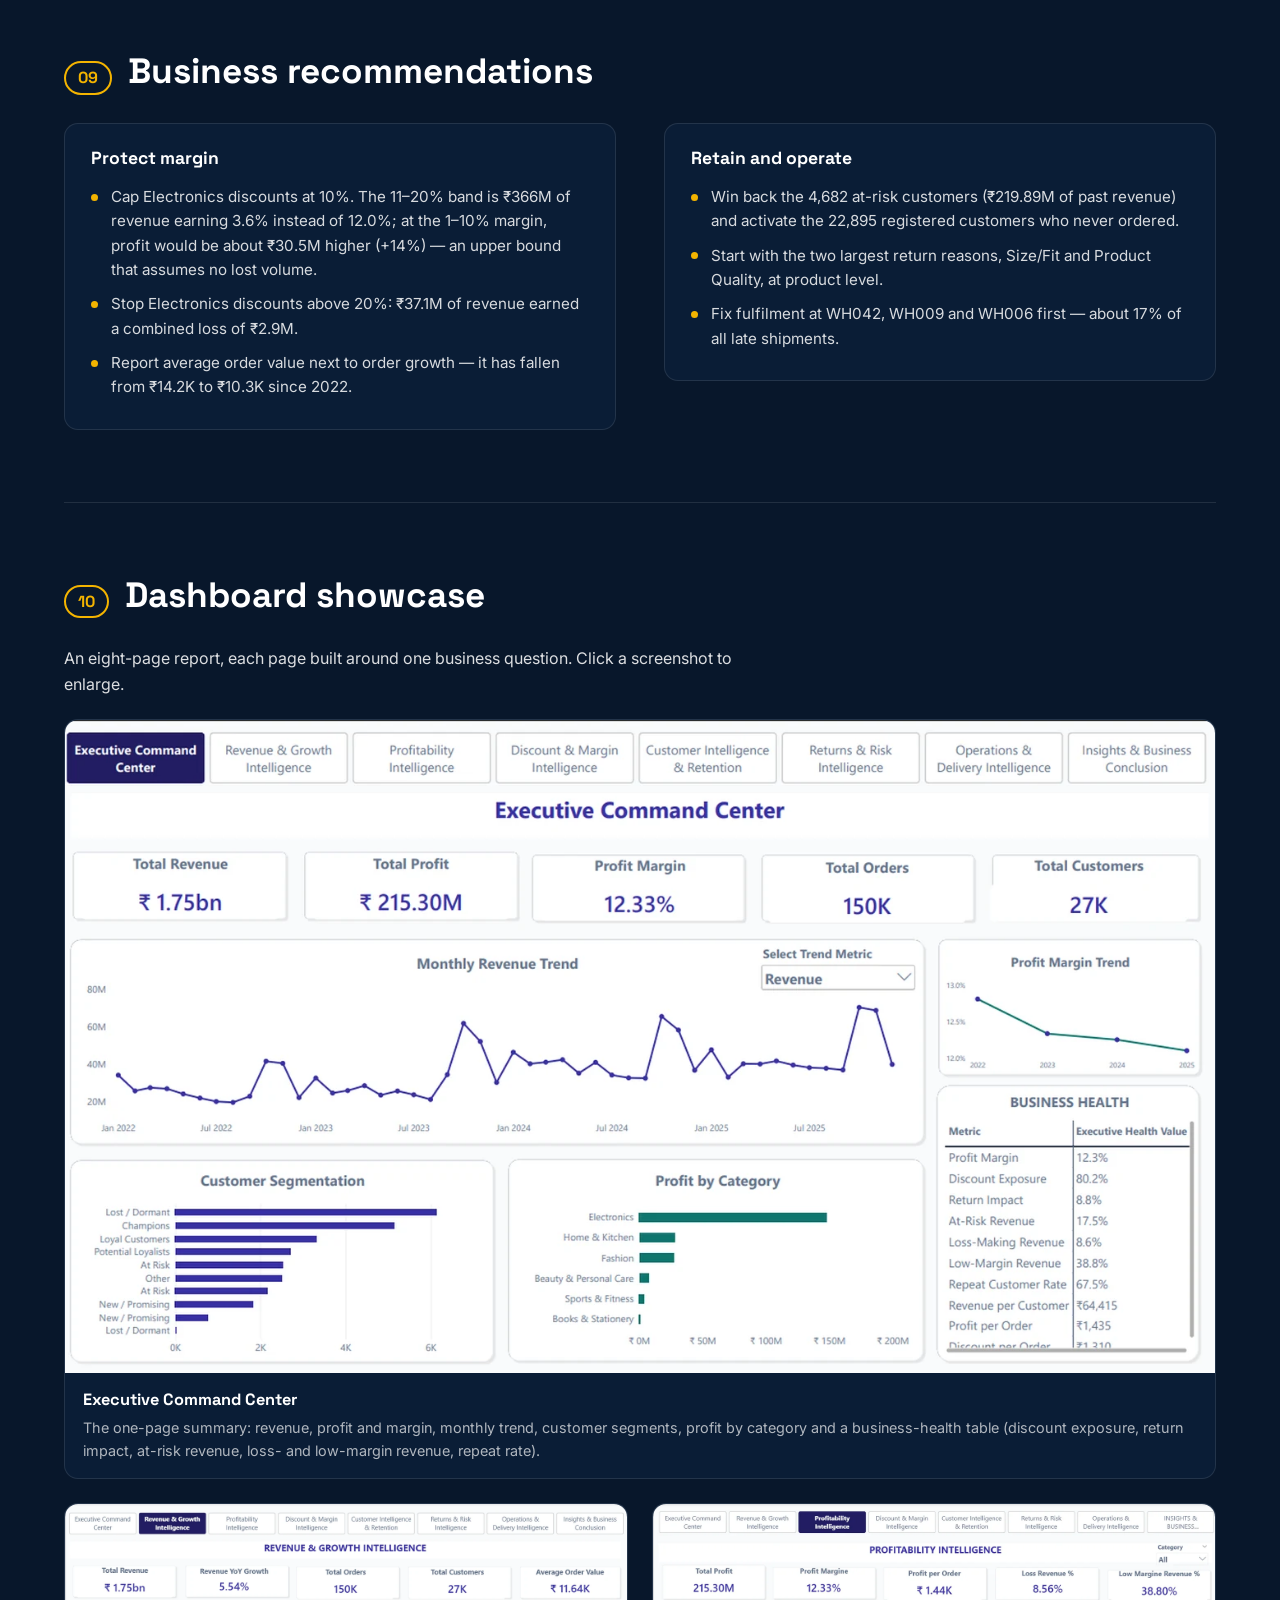
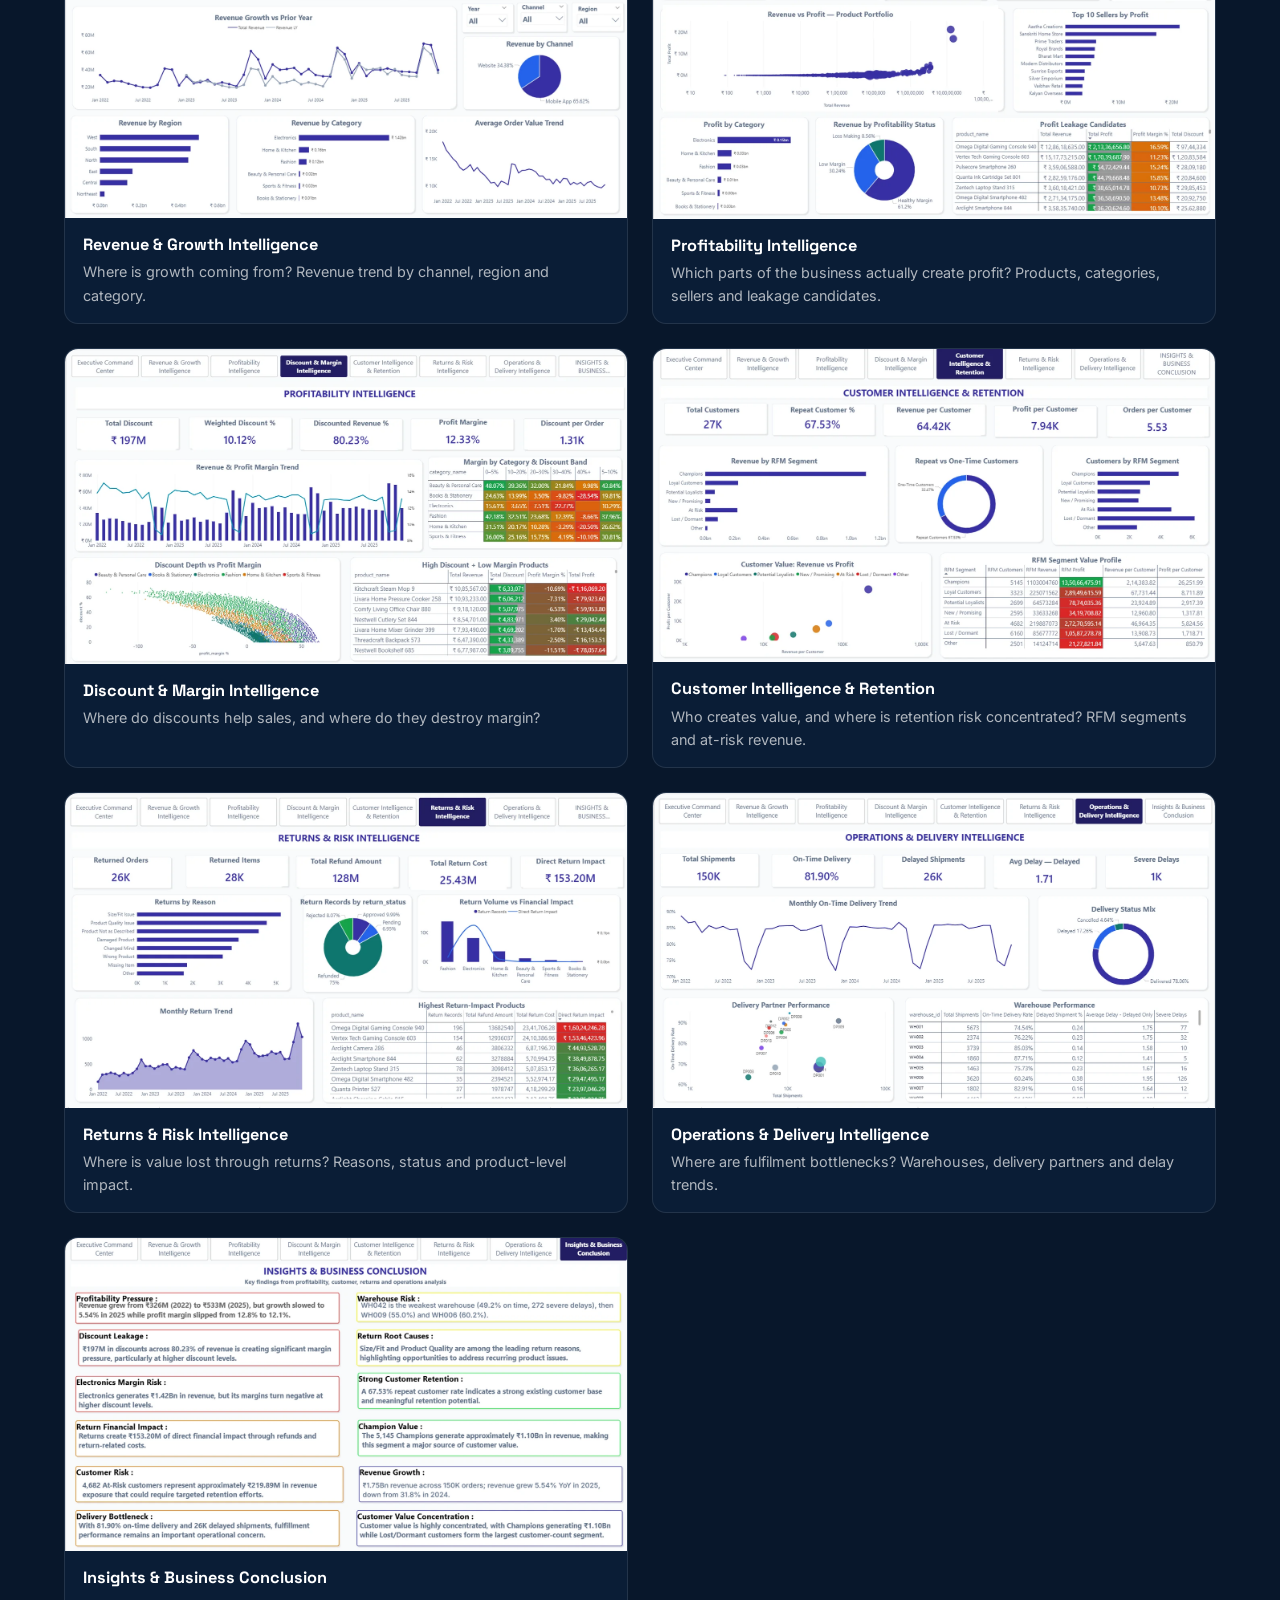
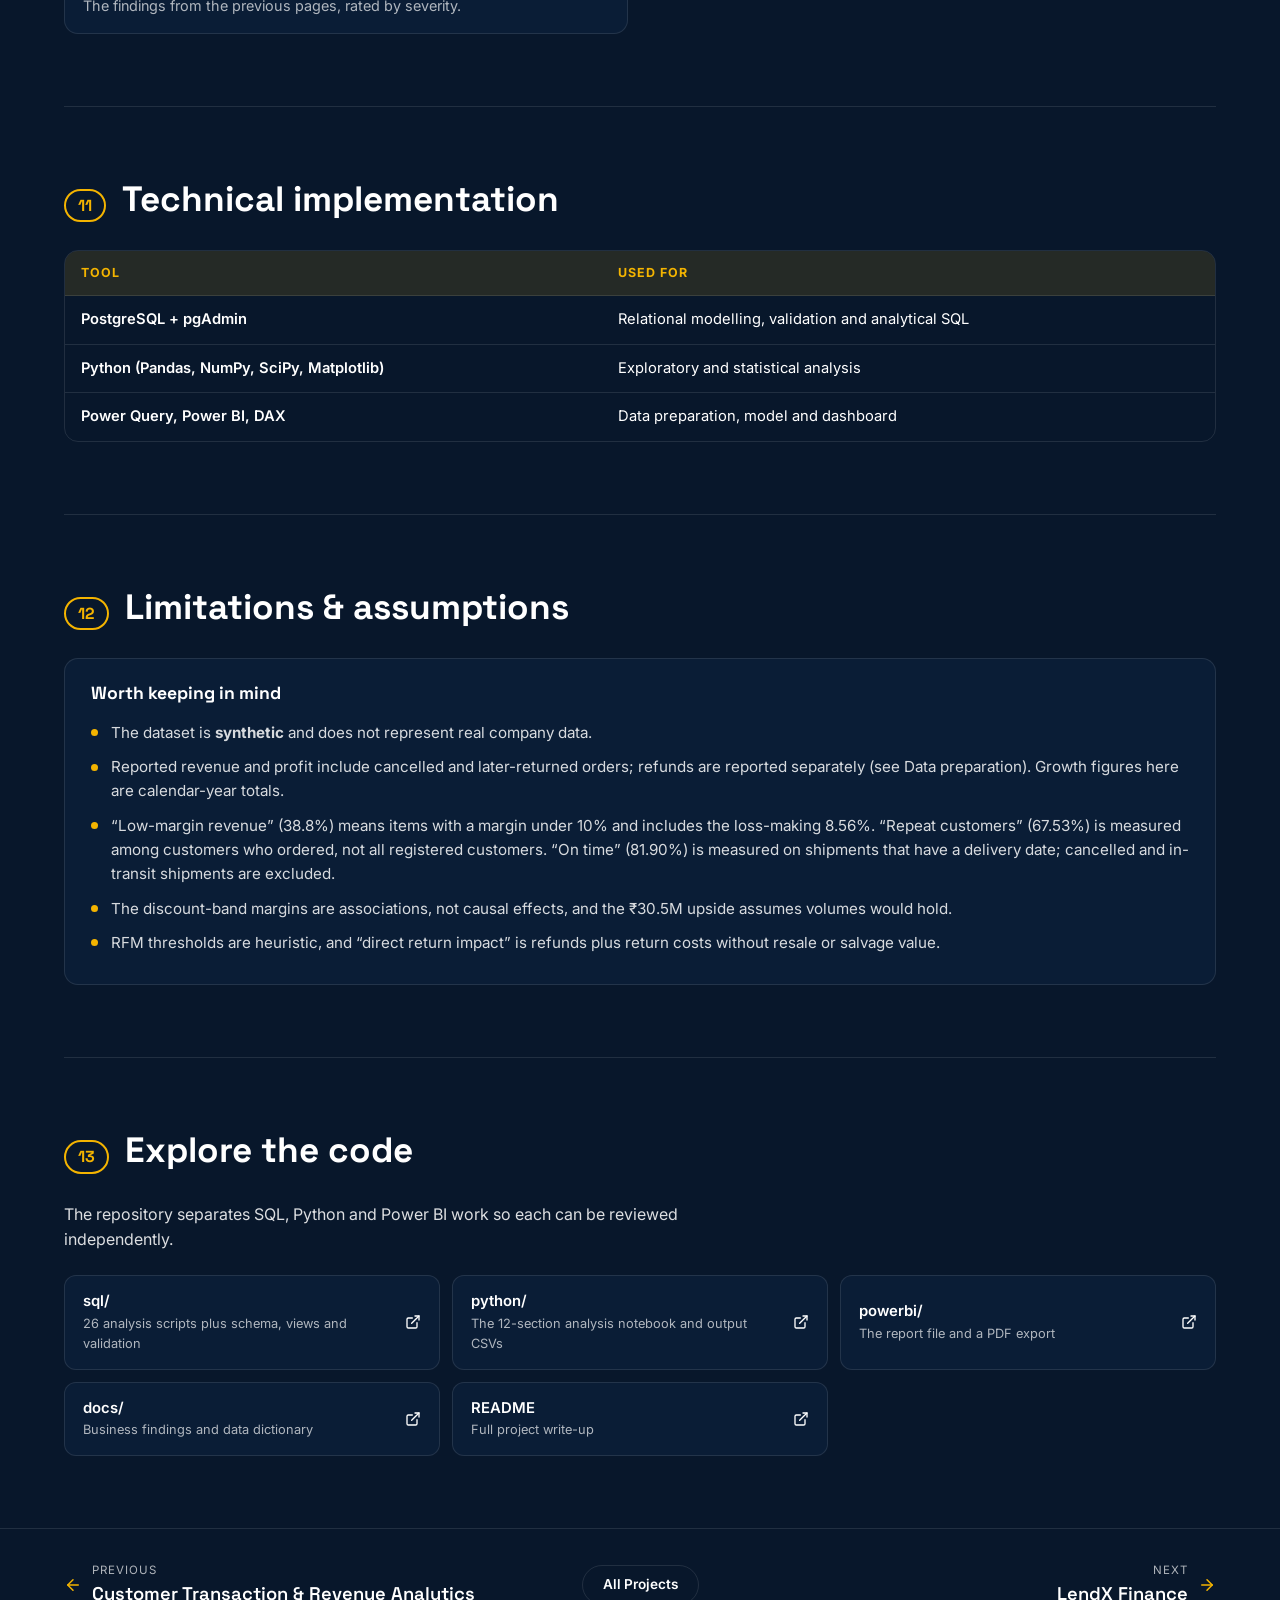
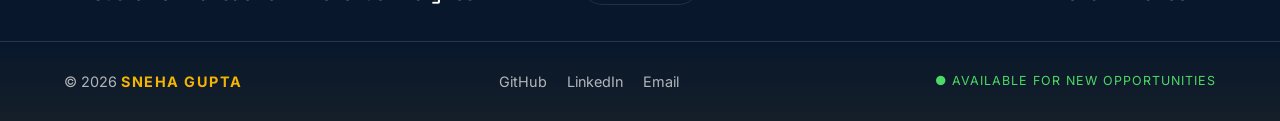
<file: projects/shopkart.html>
<!DOCTYPE html>
<html lang="en">
<head>
  <meta charset="UTF-8">
  <meta name="viewport" content="width=device-width, initial-scale=1.0">
  <title>ShopKart India — Profitability &amp; Growth Analytics | Sneha Gupta</title>
  <meta name="description" content="Case study: SQL, Python and Power BI analysis of why an Indian e-commerce marketplace&#x27;s profit lags its sales growth.">
  <meta name="theme-color" content="#08172b">
  <meta property="og:type" content="article">
  <meta property="og:title" content="ShopKart India — Profitability &amp; Growth Analytics | Sneha Gupta">
  <meta property="og:description" content="Case study: SQL, Python and Power BI analysis of why an Indian e-commerce marketplace&#x27;s profit lags its sales growth.">
  <meta name="twitter:card" content="summary">
  <meta property="og:url" content="https://snehagupta-data.github.io/projects/shopkart.html">
  <meta property="og:image" content="https://snehagupta-data.github.io/assets/images/projects/shopkart/shopkart-profitability.webp">
  <meta name="twitter:image" content="https://snehagupta-data.github.io/assets/images/projects/shopkart/shopkart-profitability.webp">
  <link rel="canonical" href="https://snehagupta-data.github.io/projects/shopkart.html">
  <link rel="icon" href="data:image/svg+xml,%3Csvg xmlns='http://www.w3.org/2000/svg' viewBox='0 0 64 64'%3E%3Crect width='64' height='64' rx='14' fill='%230b1f3a'/%3E%3Ctext x='32' y='43' font-size='30' font-weight='700' text-anchor='middle' fill='%23f4b400' font-family='Arial'%3ESG%3C/text%3E%3C/svg%3E">
  <link rel="preconnect" href="https://fonts.googleapis.com">
  <link rel="preconnect" href="https://fonts.gstatic.com" crossorigin>
  <link href="https://fonts.googleapis.com/css2?family=Inter:wght@300;400;500;600;700&family=Space+Grotesk:wght@400;500;700&display=swap" rel="stylesheet">
  <link rel="stylesheet" href="../css/style.css">
  <script>document.documentElement.classList.add("js")</script>
</head>
<body data-page="case" data-project="shopkart" data-root="../">
  <div id="scroll-progress"></div>
  <header id="site-nav"></header>

  <main>
    <!-- Header (title, stats, tools, GitHub button) is generated from the project entry in data/portfolio-data.js -->
    <section id="case-hero" class="case-hero"></section>

    <!-- ===== CASE-STUDY BODY: plain HTML. Edit, add or delete whole <section> blocks freely. ===== -->
    <div class="container">

      <section class="cs-section">
        <div class="cs-head"><span class="cs-num">01</span><h2>Executive summary</h2></div>
        <div class="prose"><p>ShopKart India is a <strong>synthetic B2C marketplace</strong> connecting customers with third-party sellers. I analysed a 12-table relational dataset in PostgreSQL and Python, then built an 8-page Power BI report, to find out why profit wasn't growing as fast as sales.</p><p>Revenue is ₹1.75bn and profit ₹215.30M (a 12.33% margin) — but the trend is the story. Revenue growth slowed from +31.8% in 2024 to +5.5% in 2025, while the margin slid from 12.81% (2022) to 12.10% (2025) as the average discount rose from 9.5% to 10.6% and average order value fell from ₹14.2K to ₹10.3K. <strong>Electronics is 81.6% of revenue at a thin 10.4% margin</strong>, and that margin falls from 16.9% with no discount to 3.6% at 11–20% off and below zero beyond 20%.</p></div>
      </section>
      <section class="cs-section">
        <div class="cs-head"><span class="cs-num">02</span><h2>Business problem</h2></div>
        <p class="note"><strong>Business question:</strong> why isn't profitability improving even though sales have grown every year (and why did growth slow to +5.5% in 2025) — and how much of the revenue is actually sustainable?</p>
        <div class="split"><div class="panel"><h3>Questions investigated</h3><ul><li>Which products, categories and sellers earn weak margins?</li><li>Where do discounts help sales, and where do they destroy margin?</li><li>Who creates value, and who is drifting toward churn?</li></ul></div><div class="panel"><h3>…and the leaks</h3><ul><li>How much value is lost to returns and refunds?</li><li>Where are fulfilment and delivery bottlenecks?</li><li>Is growth outpacing revenue quality?</li></ul></div></div>
      </section>
      <section class="cs-section">
        <div class="cs-head"><span class="cs-num">03</span><h2>Dataset</h2></div>
        <div class="prose"><p>12 relational tables covering customers, sellers, products, categories, orders, order items, payments, shipments, returns, warehouses, delivery partners and locations, spanning 2022–2025: 150,000 orders, 324,306 order items and 50,000 registered customers, of whom 27,105 placed at least one order.</p></div>
        <p class="note"><strong>Dataset note:</strong> ShopKart is a synthetic marketplace generated for portfolio analysis — the figures demonstrate analytical methodology, not a real company's performance.</p>
      </section>
      <section class="cs-section">
        <div class="cs-head"><span class="cs-num">04</span><h2>Data preparation</h2></div>
        <div class="prose"><p>Before any analysis, the data was validated rather than assumed clean: row counts, duplicate keys, missing values, key uniqueness, foreign-key integrity, and recalculated revenue, cost, profit and discount figures to confirm they matched their component fields.</p></div>
        <p class="note">Odd values were <em>not</em> deleted automatically — negative item-level profit was kept because it can be a genuine business finding (a loss-making SKU), not a data error.</p>
        <p class="note"><strong>How revenue is counted:</strong> reported revenue (₹1.75bn) and profit (₹215.30M) cover every order item, including cancelled orders (₹81.5M of revenue) and orders that were later returned (₹333.6M). Refunds and return costs are shown separately as “return impact”. Delivered orders alone give ₹1.33bn revenue and ₹163.9M profit (a 12.32% margin).</p>
      </section>
      <section class="cs-section">
        <div class="cs-head"><span class="cs-num">05</span><h2>Data model &amp; SQL architecture</h2></div>
        <div class="split"><div class="panel"><h3>SQL — PostgreSQL</h3><ul><li>26 analysis scripts in 7 topic folders</li><li>Profitability, discount effectiveness, retention & RFM, cohorts, returns, delivery, integrated diagnosis</li><li>Schema, views and a long data-validation script</li></ul></div><div class="panel"><h3>Power BI — model</h3><ul><li>Fact tables: FactSales, FactReturns, shipments</li><li>Eight dimensions including date, customer, product, seller, warehouse and RFM segment</li><li>A dedicated measures table for DAX</li></ul></div><div class="panel"><h3>RFM segmentation</h3><ul><li>Customers scored 1–5 on recency, frequency and monetary value</li><li>Segments: Champions, Loyal, Potential Loyalists, New / Promising, At Risk, Lost / Dormant</li><li>Thresholds are analytical choices, not universal rules</li></ul></div></div>
        <div class="code-block"><div class="code-head"><span>sql/DISCOUNT EFFECTIVENESS — Performance by Discount Band</span><button class="copy-btn" type="button">Copy</button></div><pre><code>SELECT
    CASE
        WHEN discount_percent = 0 THEN &#x27;0% — No Discount&#x27;
        WHEN discount_percent &lt;= 10 THEN &#x27;1–10%&#x27;
        WHEN discount_percent &lt;= 20 THEN &#x27;11–20%&#x27;
        WHEN discount_percent &lt;= 30 THEN &#x27;21–30%&#x27;
        WHEN discount_percent &lt;= 40 THEN &#x27;31–40%&#x27;
        ELSE &#x27;40%+&#x27;
    END AS discount_band,
    COUNT(DISTINCT order_id) AS total_orders,
    SUM(quantity) AS units_sold,
    ROUND(SUM(item_revenue), 2) AS revenue,
    ROUND(SUM(discount_amount), 2) AS total_discount,
    ROUND(SUM(item_profit), 2) AS profit,
    ROUND(SUM(item_profit) / NULLIF(SUM(item_revenue), 0) * 100, 2) AS profit_margin_percent
FROM vw_order_item_analysis
GROUP BY 1
ORDER BY MIN(discount_percent);</code></pre></div>
        <p class="note">The full query in the repository also returns an effective discount rate; it is trimmed here for readability.</p>
      </section>
      <section class="cs-section">
        <div class="cs-head"><span class="cs-num">06</span><h2>Analytical approach</h2></div>
        <ul class="flow"><li>12-table PostgreSQL schema</li><li>Data validation</li><li>SQL analysis (26 scripts)</li><li>Python EDA &amp; stats</li><li>Power BI model + DAX</li><li>8-page dashboard</li><li>Written insights</li></ul>
      </section>
      <section class="cs-section">
        <div class="cs-head"><span class="cs-num">07</span><h2>Key findings</h2></div>
        <div class="table-wrap"><table class="data"><thead><tr><th>Year</th><th>Revenue</th><th>Orders</th><th>Avg order value</th><th>Avg discount</th><th>Profit margin</th><th>Revenue growth</th><th>Profit growth</th></tr></thead><tbody><tr><td>2022</td><td>₹325.8M</td><td>22,921</td><td>₹14.2K</td><td>9.5%</td><td>12.81%</td><td>—</td><td>—</td></tr><tr><td>2023</td><td>₹382.9M</td><td>32,346</td><td>₹11.8K</td><td>10.2%</td><td>12.34%</td><td>+17.5%</td><td>+13.2%</td></tr><tr><td>2024</td><td>₹504.7M</td><td>43,133</td><td>₹11.7K</td><td>9.9%</td><td>12.25%</td><td>+31.8%</td><td>+30.9%</td></tr><tr><td>2025</td><td>₹532.6M</td><td>51,600</td><td>₹10.3K</td><td>10.6%</td><td>12.10%</td><td>+5.5%</td><td>+4.3%</td></tr></tbody></table></div>
        <div class="insights"><div class="insight insight--risk"><small>Risk</small><strong>Growth is slowing while margin slips.</strong> Revenue growth fell from +31.8% (2024) to +5.5% (2025), and profit grew more slowly than revenue every year (2025: +4.3%). Margin drifted from 12.81% to 12.10% as the average discount rose from 9.5% to 10.6%.</div><div class="insight insight--risk"><small>Risk</small><strong>Orders grew 19.6% in 2025 but revenue only 5.5%,</strong> because average order value fell from ₹11.7K to ₹10.3K (−11.8%).</div><div class="insight insight--risk"><small>Risk</small><strong>Electronics is 81.6% of revenue (₹1.42bn) at a 10.4% margin,</strong> against 22.4% for Fashion and 17.5% for Home & Kitchen.</div><div class="insight insight--risk"><small>Risk</small><strong>Deep Electronics discounts destroy margin:</strong> 16.9% with no discount, 12.0% at 1–10%, 3.6% at 11–20% (₹366M of revenue), −7.5% at 21–30% and −22.8% at 31–40%.</div><div class="insight insight--risk"><small>Risk</small><strong>₹197M of discounts were given and 80.23% of revenue is discounted,</strong> a 10.12% weighted discount. About 38.8% of revenue earns under 10% margin, including the 8.56% that is loss-making.</div><div class="insight"><small>Watch</small><strong>Returns cost ₹153.2M</strong> (₹127.8M refunds plus ₹25.4M return costs). 22,025 orders (14.7%) ended as returned; the top reasons are Size/Fit (5,180 returns), Product Quality (4,673) and Not as Described (4,386).</div><div class="insight"><small>Watch</small><strong>67.53% of customers who ordered bought again — but 22,895 registered customers (45.8%) never ordered.</strong> 4,682 “at risk” customers (recency score 1–2, frequency score 3–5) represent ₹219.89M of past revenue.</div><div class="insight"><small>Watch</small><strong>81.90% of delivered shipments arrived on time;</strong> 25,883 were late (1,410 of them by more than 3 days). WH042 is the weakest warehouse at 49.2% on time (272 severe delays), then WH009 (55.0%) and WH006 (60.2%) — together 17% of all late shipments.</div><div class="insight insight--good"><small>Strength</small><strong>Revenue sold without a discount earns an 18.9% margin</strong> and makes up 19.8% of revenue — the healthy baseline the discounted sales are measured against.</div></div>
      </section>

      <section class="cs-section">
        <div class="cs-head"><span class="cs-num">08</span><h2>Python statistical check</h2></div>
        <div class="prose"><p>In the notebook I tested the discount–margin relationship across 3,998 products with Spearman correlations and a Mann–Whitney U test.</p></div>
        <div class="table-wrap"><table class="data"><thead><tr><th>Relationship</th><th>Spearman ρ</th><th>Reading</th></tr></thead><tbody><tr><td>Discount vs profit margin</td><td>+0.35</td><td>Higher-discount products have <em>higher</em> margins</td></tr><tr><td>Discount vs return rate</td><td>+0.23</td><td>Weak positive</td></tr><tr><td>Return rate vs profit margin</td><td>−0.12</td><td>Weak negative</td></tr><tr><td>Units sold vs profit</td><td>+0.75</td><td>Strong</td></tr><tr><td>Revenue vs profit</td><td>+0.87</td><td>Strong</td></tr></tbody></table></div>
        <p class="note">All five relationships have p &lt; 0.01 (n = 3,998 products). Products above the median discount (16.78%) have a median margin of 21.2% versus 13.3% at or below it (Mann–Whitney U, p ≈ 10⁻⁶³).</p>
        <div class="insights"><div class="insight"><small>Finding</small><strong>The product-level result points the opposite way to the Electronics result — and that is a mix effect.</strong> Electronics has the lowest average discount (7.3%) and lowest margin (10.4%); Fashion (26.2%) and Beauty (16.6%) are discounted more but earn 22–38%. Across products that looks like “discount raises margin”; within Electronics, discount clearly lowers it. The within-category view is the one to act on.</div></div>
      </section>
      <section class="cs-section">
        <div class="cs-head"><span class="cs-num">09</span><h2>Business recommendations</h2></div>
        <div class="split"><div class="panel"><h3>Protect margin</h3><ul><li>Cap Electronics discounts at 10%. The 11–20% band is ₹366M of revenue earning 3.6% instead of 12.0%; at the 1–10% margin, profit would be about ₹30.5M higher (+14%) — an upper bound that assumes no lost volume.</li><li>Stop Electronics discounts above 20%: ₹37.1M of revenue earned a combined loss of ₹2.9M.</li><li>Report average order value next to order growth — it has fallen from ₹14.2K to ₹10.3K since 2022.</li></ul></div><div class="panel"><h3>Retain and operate</h3><ul><li>Win back the 4,682 at-risk customers (₹219.89M of past revenue) and activate the 22,895 registered customers who never ordered.</li><li>Start with the two largest return reasons, Size/Fit and Product Quality, at product level.</li><li>Fix fulfilment at WH042, WH009 and WH006 first — about 17% of all late shipments.</li></ul></div></div>
      </section>
      <section class="cs-section">
        <div class="cs-head"><span class="cs-num">10</span><h2>Dashboard showcase</h2></div>
        <div class="prose"><p>An eight-page report, each page built around one business question. Click a screenshot to enlarge.</p></div>
        <div class="gallery"><figure class="shot shot--wide"><img src="../assets/images/projects/shopkart/shopkart-executive-command-center.webp" alt="Executive Command Center" width="1400" height="795" loading="lazy" data-zoom><figcaption><strong>Executive Command Center</strong>The one-page summary: revenue, profit and margin, monthly trend, customer segments, profit by category and a business-health table (discount exposure, return impact, at-risk revenue, loss- and low-margin revenue, repeat rate).</figcaption></figure><figure class="shot"><img src="../assets/images/projects/shopkart/shopkart-revenue-growth.webp" alt="Revenue &amp; Growth Intelligence" width="1400" height="784" loading="lazy" data-zoom><figcaption><strong>Revenue &amp; Growth Intelligence</strong>Where is growth coming from? Revenue trend by channel, region and category.</figcaption></figure><figure class="shot"><img src="../assets/images/projects/shopkart/shopkart-profitability.webp" alt="Profitability Intelligence" width="1400" height="786" loading="lazy" data-zoom><figcaption><strong>Profitability Intelligence</strong>Which parts of the business actually create profit? Products, categories, sellers and leakage candidates.</figcaption></figure><figure class="shot"><img src="../assets/images/projects/shopkart/shopkart-discount-margin.webp" alt="Discount &amp; Margin Intelligence" width="1400" height="783" loading="lazy" data-zoom><figcaption><strong>Discount &amp; Margin Intelligence</strong>Where do discounts help sales, and where do they destroy margin?</figcaption></figure><figure class="shot"><img src="../assets/images/projects/shopkart/shopkart-customer-retention.webp" alt="Customer Intelligence &amp; Retention" width="1400" height="780" loading="lazy" data-zoom><figcaption><strong>Customer Intelligence &amp; Retention</strong>Who creates value, and where is retention risk concentrated? RFM segments and at-risk revenue.</figcaption></figure><figure class="shot"><img src="../assets/images/projects/shopkart/shopkart-returns-risk.webp" alt="Returns &amp; Risk Intelligence" width="1400" height="786" loading="lazy" data-zoom><figcaption><strong>Returns &amp; Risk Intelligence</strong>Where is value lost through returns? Reasons, status and product-level impact.</figcaption></figure><figure class="shot"><img src="../assets/images/projects/shopkart/shopkart-operations-delivery.webp" alt="Operations &amp; Delivery Intelligence" width="1400" height="785" loading="lazy" data-zoom><figcaption><strong>Operations &amp; Delivery Intelligence</strong>Where are fulfilment bottlenecks? Warehouses, delivery partners and delay trends.</figcaption></figure><figure class="shot"><img src="../assets/images/projects/shopkart/shopkart-insights.webp" alt="Insights &amp; Business Conclusion" width="1400" height="780" loading="lazy" data-zoom><figcaption><strong>Insights &amp; Business Conclusion</strong>The findings from the previous pages, rated by severity.</figcaption></figure></div>
      </section>
      <section class="cs-section">
        <div class="cs-head"><span class="cs-num">11</span><h2>Technical implementation</h2></div>
        <div class="table-wrap"><table class="data"><thead><tr><th>Tool</th><th>Used for</th></tr></thead><tbody><tr><td>PostgreSQL + pgAdmin</td><td>Relational modelling, validation and analytical SQL</td></tr><tr><td>Python (Pandas, NumPy, SciPy, Matplotlib)</td><td>Exploratory and statistical analysis</td></tr><tr><td>Power Query, Power BI, DAX</td><td>Data preparation, model and dashboard</td></tr></tbody></table></div>
      </section>
      <section class="cs-section">
        <div class="cs-head"><span class="cs-num">12</span><h2>Limitations &amp; assumptions</h2></div>
        <div class="panel"><h3>Worth keeping in mind</h3><ul><li>The dataset is <strong>synthetic</strong> and does not represent real company data.</li><li>Reported revenue and profit include cancelled and later-returned orders; refunds are reported separately (see Data preparation). Growth figures here are calendar-year totals.</li><li>“Low-margin revenue” (38.8%) means items with a margin under 10% and includes the loss-making 8.56%. “Repeat customers” (67.53%) is measured among customers who ordered, not all registered customers. “On time” (81.90%) is measured on shipments that have a delivery date; cancelled and in-transit shipments are excluded.</li><li>The discount-band margins are associations, not causal effects, and the ₹30.5M upside assumes volumes would hold.</li><li>RFM thresholds are heuristic, and “direct return impact” is refunds plus return costs without resale or salvage value.</li></ul></div>
      </section>
      <section class="cs-section">
        <div class="cs-head"><span class="cs-num">13</span><h2>Explore the code</h2></div>
        <div class="prose"><p>The repository separates SQL, Python and Power BI work so each can be reviewed independently.</p></div>
        <div class="file-list"><a href="https://github.com/snehagupta-data/shopkart-india-ecommerce-analytics/tree/main/sql" target="_blank" rel="noopener noreferrer"><span>sql/<small>26 analysis scripts plus schema, views and validation</small></span><svg viewBox="0 0 24 24" fill="none" stroke="currentColor" stroke-width="2" stroke-linecap="round" stroke-linejoin="round" aria-hidden="true"><path d="M18 13v6a2 2 0 0 1-2 2H5a2 2 0 0 1-2-2V8a2 2 0 0 1 2-2h6"/><polyline points="15 3 21 3 21 9"/><line x1="10" y1="14" x2="21" y2="3"/></svg></a><a href="https://github.com/snehagupta-data/shopkart-india-ecommerce-analytics/tree/main/python" target="_blank" rel="noopener noreferrer"><span>python/<small>The 12-section analysis notebook and output CSVs</small></span><svg viewBox="0 0 24 24" fill="none" stroke="currentColor" stroke-width="2" stroke-linecap="round" stroke-linejoin="round" aria-hidden="true"><path d="M18 13v6a2 2 0 0 1-2 2H5a2 2 0 0 1-2-2V8a2 2 0 0 1 2-2h6"/><polyline points="15 3 21 3 21 9"/><line x1="10" y1="14" x2="21" y2="3"/></svg></a><a href="https://github.com/snehagupta-data/shopkart-india-ecommerce-analytics/tree/main/powerbi" target="_blank" rel="noopener noreferrer"><span>powerbi/<small>The report file and a PDF export</small></span><svg viewBox="0 0 24 24" fill="none" stroke="currentColor" stroke-width="2" stroke-linecap="round" stroke-linejoin="round" aria-hidden="true"><path d="M18 13v6a2 2 0 0 1-2 2H5a2 2 0 0 1-2-2V8a2 2 0 0 1 2-2h6"/><polyline points="15 3 21 3 21 9"/><line x1="10" y1="14" x2="21" y2="3"/></svg></a><a href="https://github.com/snehagupta-data/shopkart-india-ecommerce-analytics/tree/main/docs" target="_blank" rel="noopener noreferrer"><span>docs/<small>Business findings and data dictionary</small></span><svg viewBox="0 0 24 24" fill="none" stroke="currentColor" stroke-width="2" stroke-linecap="round" stroke-linejoin="round" aria-hidden="true"><path d="M18 13v6a2 2 0 0 1-2 2H5a2 2 0 0 1-2-2V8a2 2 0 0 1 2-2h6"/><polyline points="15 3 21 3 21 9"/><line x1="10" y1="14" x2="21" y2="3"/></svg></a><a href="https://github.com/snehagupta-data/shopkart-india-ecommerce-analytics#readme" target="_blank" rel="noopener noreferrer"><span>README<small>Full project write-up</small></span><svg viewBox="0 0 24 24" fill="none" stroke="currentColor" stroke-width="2" stroke-linecap="round" stroke-linejoin="round" aria-hidden="true"><path d="M18 13v6a2 2 0 0 1-2 2H5a2 2 0 0 1-2-2V8a2 2 0 0 1 2-2h6"/><polyline points="15 3 21 3 21 9"/><line x1="10" y1="14" x2="21" y2="3"/></svg></a></div>
      </section>
    </div>
  </main>

  <nav id="case-pager" class="pager" aria-label="Next project"></nav>
  <footer id="site-footer"></footer>

  <script src="../data/portfolio-data.js"></script>
  <script src="../js/script.js"></script>
</body>
</html>
</file>
<file: css/style.css>
/* =====================================================================
   style.css — the only stylesheet for the whole site.
   Change colours/fonts in :root. Sections:
   1 Base · 2 Layout & type · 3 Buttons & chips · 4 Navigation · 5 Hero
   6 About · 7 Skills · 8 Projects · 9 Certifications · 10 Contact
   11 Footer · 12 Case studies · 13 Utilities · 14 Responsive
   ===================================================================== */

/* ===== 1 · BASE ===== */
:root {
  --bg: #08172b;
  --navy: #0b1f3a;
  --surface: #0d2340;
  --line: rgba(255, 255, 255, 0.1);
  --text: #ffffff;
  --muted: rgba(255, 255, 255, 0.68);
  --gold: #f4b400;
  --red: #e5604d;
  --green: #3ecf8e;
  --font-body: "Inter", -apple-system, BlinkMacSystemFont, "Segoe UI", sans-serif;
  --font-display: "Space Grotesk", "Inter", sans-serif;
  --gutter: clamp(20px, 5vw, 80px);
  --nav-h: 68px;
  --radius: 14px;
}
*, *::before, *::after { box-sizing: border-box; margin: 0; padding: 0; }
html { scroll-behavior: smooth; scroll-padding-top: calc(var(--nav-h) + 12px); -webkit-text-size-adjust: 100%; }
body { font-family: var(--font-body); background: var(--bg); color: var(--text); line-height: 1.6; overflow-x: hidden; }
img, svg { display: block; max-width: 100%; }
a { color: inherit; text-decoration: none; }
ul { list-style: none; }
button { font: inherit; color: inherit; cursor: pointer; }
:focus-visible { outline: 2px solid var(--gold); outline-offset: 3px; }
[hidden] { display: none !important; }
#scroll-progress { position: fixed; top: 0; left: 0; height: 3px; width: 0; background: var(--gold); z-index: 1100; }

/* ===== 2 · LAYOUT & TYPE ===== */
.container { max-width: 1366px; margin: 0 auto; padding: 0 var(--gutter); }
.section { padding: clamp(56px, 7vw, 84px) 0; }
.yellow { color: var(--gold); }
h1, h2, h3 { font-family: var(--font-display); line-height: 1.15; }
.section-title {
  display: inline-block; font-size: clamp(1.15rem, 2.4vw, 1.5rem); font-weight: 500; letter-spacing: 1px;
  padding: 5px 22px; border: 3px solid var(--gold); border-radius: 40px; margin-bottom: 28px;
}
.section-lead { color: var(--muted); font-size: 1.05rem; max-width: 62ch; margin-bottom: 40px; }
.page-title { font-size: clamp(2.4rem, 6vw, 4rem); font-weight: 700; margin: 18px 0 14px; }
.section-more { margin-top: 40px; }

/* ===== 3 · BUTTONS & CHIPS ===== */
.btn {
  display: inline-flex; align-items: center; gap: 8px; padding: 11px 22px; border-radius: 40px;
  font-weight: 600; font-size: 0.95rem; border: 2px solid var(--gold); transition: background .25s, color .25s, transform .25s, box-shadow .25s;
}
.btn svg { width: 16px; height: 16px; flex: none; }
.btn-filled { background: var(--gold); color: #111; }
.btn-filled:hover { transform: translateY(-2px); box-shadow: 0 8px 22px rgba(244, 180, 0, .28); }
.btn-ghost { background: transparent; color: var(--text); }
.btn-ghost:hover { background: var(--gold); color: #111; transform: translateY(-2px); }
.icon-btn {
  width: 46px; height: 46px; border-radius: 50%; border: 2px solid var(--gold); display: grid; place-items: center; color: var(--gold);
  transition: background .25s, color .25s, transform .25s;
}
.icon-btn svg { width: 20px; height: 20px; }
.icon-btn:hover { background: var(--gold); color: #111; transform: translateY(-2px); }
.chips { display: flex; flex-wrap: wrap; gap: 8px; }
.chips li { font-size: .78rem; font-weight: 600; letter-spacing: .3px; padding: 4px 12px; border-radius: 30px; background: rgba(244, 180, 0, .1); border: 1px solid rgba(244, 180, 0, .35); color: #ffd866; }

/* ===== 4 · NAVIGATION ===== */
.navbar { position: sticky; top: 0; z-index: 1000; height: var(--nav-h); background: #08172b; background: var(--bg); backdrop-filter: none; -webkit-backdrop-filter: none; border-bottom: 1px solid transparent; transition: border-color .3s, background .3s; }
.navbar.scrolled { background: #08172b; background: var(--bg); backdrop-filter: none; -webkit-backdrop-filter: none; border-color: var(--line); }
.nav-container { max-width: 1366px; margin: 0 auto; padding: 0 var(--gutter); height: 100%; display: flex; align-items: center; justify-content: space-between; }
.nav-brand { font-family: var(--font-display); font-weight: 700; font-size: 1.15rem; letter-spacing: .5px; }
.nav-menu { display: flex; align-items: center; gap: clamp(1.2rem, 2.6vw, 2.5rem); }
.nav-link { position: relative; font-weight: 600; font-size: 1rem; padding: 6px 0; color: var(--muted); transition: color .25s; }
.nav-link::after { content: ""; position: absolute; left: 50%; bottom: 0; width: 0; height: 2px; background: var(--gold); transition: width .3s, left .3s; }
.nav-link:hover, .nav-link.active { color: var(--text); }
.nav-link:hover::after, .nav-link.active::after { width: 100%; left: 0; }
.nav-toggle { display: none; width: 44px; height: 44px; background: none; border: 0; }
.nav-toggle svg { width: 26px; height: 26px; margin: auto; }

/* ===== 5 · HERO ===== */
.hero { position: relative; padding: clamp(40px, 7vw, 72px) 0 clamp(56px, 7vw, 84px); }
.hero-grid { display: grid; grid-template-columns: 1.15fr .85fr; gap: clamp(32px, 6vw, 80px); align-items: center; }
.hero-pill {
  display: inline-block; font-size: clamp(.85rem, 1.6vw, 1.05rem); font-weight: 700; letter-spacing: 2px; padding: 5px 20px;
  border: 3px solid var(--gold); border-radius: 40px; margin-bottom: 22px; transition: background .3s, color .3s;
}
.hero-pill:hover { background: var(--gold); color: #111; }
.hero-name { font-size: clamp(3.2rem, 9vw, 6.2rem); font-weight: 800; line-height: 1.02; text-transform: uppercase; }
.hero-name span { display: block; }
.hero-intro { font-size: clamp(1.1rem, 2vw, 1.45rem); font-weight: 300; line-height: 1.55; max-width: 34em; margin: 28px 0 32px; color: rgba(255, 255, 255, .88); }
.hero-actions { display: flex; flex-wrap: wrap; gap: 14px; margin-bottom: 30px; }
/* Small floating status pill — green dot + subtle glow, brightens slightly on hover */
.availability {
  display: inline-flex; align-items: center; gap: 10px; width: fit-content;
  padding: 8px 18px 8px 14px; border-radius: 30px; font-size: .88rem; letter-spacing: .3px; font-weight: 500; color: rgba(255, 255, 255, .85);
  background: rgba(76, 175, 80, .07); border: 1px solid rgba(76, 175, 80, .3);
  transition: border-color .3s, box-shadow .3s, transform .3s, background .3s;
}
.availability:hover { transform: translateY(-2px); border-color: rgba(76, 175, 80, .55); background: rgba(76, 175, 80, .12); box-shadow: 0 6px 20px rgba(76, 175, 80, .2); }
.pulse { width: 9px; height: 9px; flex: none; border-radius: 50%; background: #4caf50; box-shadow: 0 0 8px rgba(76, 175, 80, .7); animation: pulse 2s infinite; }
@keyframes pulse { 0% { box-shadow: 0 0 0 0 rgba(76, 175, 80, .7); } 70% { box-shadow: 0 0 0 10px rgba(76, 175, 80, 0); } 100% { box-shadow: 0 0 0 0 rgba(76, 175, 80, 0); } }
.hero-photo { justify-self: center; width: 100%; max-width: 550px; }
.profile-frame {
  background: transparent;
}
.profile-frame img { display: block; width: 100%; max-width: 550px; height: auto; object-fit: contain; }
/* Refined scroll-to-About indicator: small ring container, restrained idle nudge, stronger glow + downward shift on hover */
.hero-scroll {
  position: absolute; left: 50%; bottom: 28px; transform: translateX(-50%);
  width: 42px; height: 42px; display: flex; align-items: center; justify-content: center;
  border-radius: 50%; border: 1.5px solid rgba(244, 180, 0, .3); background: rgba(244, 180, 0, .04); color: var(--gold);
  transition: border-color .3s, background .3s, box-shadow .3s;
}
.hero-scroll svg { width: 18px; height: 18px; animation: nudge 2.2s ease-in-out infinite; }
@keyframes nudge { 50% { transform: translateY(4px); } }
.hero-scroll:hover { border-color: var(--gold); background: rgba(244, 180, 0, .12); box-shadow: 0 0 22px rgba(244, 180, 0, .3); }
.hero-scroll:hover svg { animation-play-state: paused; transform: translateY(3px); }

/* ===== 6 · ABOUT ===== */
.about-grid { display: grid; grid-template-columns: .8fr 1.6fr; gap: clamp(28px, 5vw, 70px); align-items: start; }
.about-greeting { font-family: var(--font-display); font-size: clamp(2.4rem, 5vw, 3.6rem); font-weight: 700; line-height: 1.1; }
.about-body p { font-size: 1.08rem; color: rgba(255, 255, 255, .86); margin-bottom: 18px; max-width: 65ch; }
.about-body .yellow { font-weight: 600; }
.about-edu { padding: 12px 0; border-top: 1px solid var(--line); border-bottom: 1px solid var(--line); font-size: .98rem !important; color: var(--muted) !important; }
.about-edu b { color: var(--text); }
.about-actions { display: flex; flex-wrap: wrap; align-items: center; gap: 12px; margin-top: 26px; }

/* ===== 7 · SKILLS =====
   Original four-column layout, separated by vertical rules — intentional, keep as is.
   Only the hover interaction on each skill-item is new (icon glow + scale + slight lift). */
.skills-grid { display: grid; grid-template-columns: repeat(4, 1fr); gap: 0; }
.skill-group { padding: 0 32px; border-right: 2px solid rgba(255, 255, 255, .85); }
.skill-group:first-child { padding-left: 0; }
.skill-group:last-child { border-right: 0; padding-right: 0; }
.skill-group h3 { font-size: 1.6rem; font-weight: 700; margin-bottom: 28px; min-height: 3.8em; }
.skill-item { display: flex; align-items: center; gap: 16px; padding: 9px 6px; margin: 0 -6px; border-radius: 10px; font-weight: 500; transition: transform .3s cubic-bezier(.2, 1, .3, 1), background .3s; }
.skill-item:hover { transform: translateX(8px) translateY(-2px); background: rgba(244, 180, 0, .06); }
.skill-icon { width: 56px; height: 56px; flex: none; border-radius: 50%; background: var(--gold); display: grid; place-items: center; transition: box-shadow .3s cubic-bezier(.2, 1, .3, 1), transform .3s cubic-bezier(.2, 1, .3, 1); }
.skill-icon img { width: 30px; height: 30px; object-fit: contain; filter: brightness(0); }
.skill-item:hover .skill-icon { box-shadow: 0 0 22px rgba(244, 180, 0, .55); transform: scale(1.08); }
.skill-item span:last-child { transition: color .3s; }
.skill-item:hover span:last-child { color: var(--gold); }
.methods li { padding: 9px 0 9px 22px; position: relative; color: rgba(255, 255, 255, .86); transition: color .25s; }
.methods li::before { content: ""; position: absolute; left: 0; top: 1.15em; width: 8px; height: 8px; border-radius: 50%; background: var(--gold); transition: box-shadow .25s; }
.methods li:hover { color: var(--text); }
.methods li:hover::before { box-shadow: 0 0 8px rgba(244, 180, 0, .8); }

/* ===== 8 · PROJECTS ===== */
.project-list { display: grid; gap: 28px; }
.project-grid { display: grid; grid-template-columns: repeat(auto-fill, minmax(min(100%, 340px), 1fr)); gap: 28px; padding-bottom: clamp(40px, 5vw, 64px); }
.project-card {
  position: relative; display: flex; background: rgba(13, 35, 64, .55); border: 1px solid var(--line); border-radius: 18px; overflow: hidden;
  transition: transform .35s cubic-bezier(.2, 1, .3, 1), border-color .3s, box-shadow .3s;
}
.project-card:hover { transform: translateY(-5px); border-color: rgba(244, 180, 0, .5); box-shadow: 0 18px 40px rgba(0, 0, 0, .38), 0 0 30px rgba(244, 180, 0, .08); }
.project-card:hover .project-card__title { color: var(--gold); }
/* Flagship ribbon — small corner tag for the one project called out as the strongest, set via "flagship: true" in the data file */
.flagship-ribbon {
  position: absolute; top: 18px; left: 0; z-index: 2; padding: 6px 16px 6px 14px; font-size: .72rem; font-weight: 700; letter-spacing: 1px; text-transform: uppercase;
  color: #111; background: var(--gold); border-radius: 0 30px 30px 0; box-shadow: 0 6px 16px rgba(0, 0, 0, .3);
}
.project-card--flagship.project-card--featured .project-card__body { padding-top: 64px; }
.project-card--flagship.project-card--grid .project-card__body { padding-top: 46px; }
/* Showcase frame: a thin chrome-style bar over a contain-fit image area.
   object-fit is always "contain" here — a wide dashboard screenshot letterboxes
   inside the frame instead of ever being cropped. See mediaFrame() in script.js. */
.project-card__media { display: flex; flex-direction: column; background: linear-gradient(180deg, #0d2340, #081628); overflow: hidden; min-height: 0; }
.frame-bar { display: flex; align-items: center; gap: 6px; padding: 0 14px; height: 30px; flex: none; background: rgba(255, 255, 255, .04); border-bottom: 1px solid var(--line); }
.frame-dot { width: 8px; height: 8px; border-radius: 50%; flex: none; }
.frame-dot--r { background: var(--red); } .frame-dot--y { background: var(--gold); } .frame-dot--g { background: var(--green); }
.frame-label { margin-left: auto; display: flex; align-items: center; gap: 6px; font-size: .68rem; font-weight: 600; letter-spacing: .6px; text-transform: uppercase; color: var(--muted); white-space: nowrap; overflow: hidden; text-overflow: ellipsis; }
.frame-label svg { width: 13px; height: 13px; flex: none; color: var(--gold); }
.frame-body { flex: 1; min-height: 0; display: flex; align-items: center; justify-content: center; padding: 14px; }
.frame-body img { width: 100%; height: 100%; object-fit: contain; transition: transform .5s; }
.project-card:hover .frame-body img { transform: scale(1.02); }
.project-card__body { display: flex; flex-direction: column; gap: 12px; padding: 28px 30px; flex: 1; min-width: 0; }
.project-card__meta { display: flex; flex-wrap: wrap; align-items: center; gap: 8px; font-size: .78rem; font-weight: 600; letter-spacing: 1px; text-transform: uppercase; color: var(--muted); }
.project-card__meta .dot { width: 4px; height: 4px; border-radius: 50%; background: var(--muted); }
.project-card__num { font-family: var(--font-display); font-size: 1.3rem; color: var(--gold); letter-spacing: 0; }
.project-card__title { font-size: clamp(1.3rem, 2.4vw, 1.75rem); font-weight: 700; transition: color .3s; }
.project-card__subtitle { color: var(--gold); font-weight: 500; font-size: .98rem; margin-top: -6px; }
.project-card__desc { color: var(--muted); font-size: .98rem; }
.project-card__actions { display: flex; flex-wrap: wrap; gap: 10px; margin-top: auto; padding-top: 6px; }
.project-card__actions .btn { padding: 9px 18px; font-size: .88rem; }
/* featured: horizontal — media column stretches to the body's height (flex row default align-items: stretch) */
.project-card--featured { flex-direction: row; }
.project-card--featured .project-card__media { flex: 0 0 44%; order: 2; }
.project-card--featured .project-card__body { order: 1; padding: 34px 38px; }
/* grid: vertical — media gets a fixed aspect-ratio box since nothing else sets its height */
.project-card--grid { flex-direction: column; }
.project-card--grid .project-card__media { aspect-ratio: 16 / 10; }
.project-card--grid .project-card__body { padding: 22px 24px 24px; }
.project-card--grid .project-card__desc { display: -webkit-box; -webkit-line-clamp: 4; -webkit-box-orient: vertical; overflow: hidden; }
.stat-row { display: flex; flex-wrap: wrap; gap: 8px 28px; padding: 12px 0; border-top: 1px solid var(--line); border-bottom: 1px solid var(--line); }
.stat-row li { display: flex; flex-direction: column; }
.stat-row b { font-family: var(--font-display); font-size: 1.35rem; line-height: 1.2; }
.stat-row span { font-size: .78rem; color: var(--muted); }
/* All Projects page */
.page-head { padding: clamp(36px, 6vw, 64px) 0 20px; }
.filters { display: flex; flex-wrap: wrap; gap: 10px; margin-bottom: 36px; }
.filter { padding: 8px 18px; border-radius: 30px; background: transparent; border: 2px solid var(--line); font-weight: 600; font-size: .9rem; transition: border-color .2s, background .2s, color .2s; }
.filter:hover { border-color: var(--gold); }
.filter.active { background: var(--gold); border-color: var(--gold); color: #111; }

/* ===== 9 · CERTIFICATIONS =====
   Original four-card grid — order is simulations first, then Simplilearn
   certs (see data/portfolio-data.js). Hover adds lift + golden glow + border. */
.cert-grid { display: grid; grid-template-columns: repeat(auto-fit, minmax(min(100%, 260px), 1fr)); gap: 22px; }
.cert-card { display: flex; flex-direction: column; gap: 8px; padding: 26px; background: rgba(13, 35, 64, .55); border: 1px solid var(--line); border-radius: var(--radius); transition: transform .3s cubic-bezier(.2, 1, .3, 1), border-color .3s, box-shadow .3s; }
.cert-card:hover { transform: translateY(-6px); border-color: rgba(244, 180, 0, .5); box-shadow: 0 16px 36px rgba(0, 0, 0, .35), 0 0 24px rgba(244, 180, 0, .12); }

/* Issuer badge: gold circle with the issuer's initial (Tata T, Deloitte D, Simplilearn S).
   Same gold-circle pattern as .skill-icon / .pill-icon; no logo images are used. */
.cert-badge { width: 52px; height: 52px; flex: none; border-radius: 50%; background: var(--gold); color: #111; display: grid; place-items: center; font-family: var(--font-display); font-size: 1.3rem; font-weight: 700; }
.cert-meta { font-size: .78rem; font-weight: 600; letter-spacing: 1px; text-transform: uppercase; color: var(--gold); }
.cert-card h3 { font-size: 1.15rem; transition: color .25s; }
.cert-card:hover h3 { color: var(--gold); }
.cert-card p { color: var(--muted); font-size: .93rem; }
.cert-link { display: inline-flex; align-items: center; gap: 6px; margin-top: auto; padding-top: 10px; font-size: .85rem; font-weight: 600; color: var(--gold); }
.cert-link svg { width: 14px; height: 14px; transition: transform .25s; }
.cert-card:hover .cert-link svg { transform: translate(2px, -2px); }

/* ===== 10 · CONTACT ===== */
.contact-split { display: grid; grid-template-columns: 1.1fr .9fr; gap: clamp(28px, 5vw, 70px); align-items: start; }
.contact-list { display: grid; gap: 18px; align-content: start; }
.contact-list .contact-actions { margin-top: 4px; }
.contact-pill { display: flex; align-items: center; gap: 20px; padding: 14px 28px 14px 14px; border-radius: 100px; background: var(--navy); border: 1.5px solid rgba(244, 180, 0, .2); font-weight: 600; font-size: clamp(.95rem, 1.6vw, 1.15rem); overflow-wrap: anywhere; transition: transform .35s, border-color .3s, box-shadow .3s, color .3s; }
.contact-pill:hover { transform: translateY(-4px); border-color: var(--gold); color: var(--gold); box-shadow: 0 14px 30px rgba(0, 0, 0, .45), 0 0 26px rgba(244, 180, 0, .16); }
.contact-pill:hover .pill-icon { box-shadow: 0 0 16px rgba(244, 180, 0, .5); }
.pill-icon { width: 52px; height: 52px; flex: none; border-radius: 50%; background: var(--gold); color: #111; display: grid; place-items: center; transition: box-shadow .3s; }
.pill-icon svg { width: 24px; height: 24px; }
.contact-tagline { font-size: clamp(1.45rem, 2.6vw, 1.9rem); font-weight: 700; line-height: 1.15; white-space: nowrap; }


/* Contact right column: tagline (one line) + form, so both columns end
   on the same line. Left column ends at Download Resume / View Projects. */
.contact-side { display: flex; flex-direction: column; align-items: stretch; gap: 16px; }
.contact-actions { display: flex; flex-wrap: wrap; gap: 12px; }

/* Contact form — 3 fields only: Name, Subject, Message. No email, no phone.
   Messages go to Firestore (see js/contact-form.js), never to email. */
.contact-form-wrap { margin-top: 0; max-width: none; padding: clamp(18px, 3vw, 24px); background: var(--surface); border: 1px solid var(--line); border-radius: var(--radius); }
.contact-form-wrap h3 { font-size: 1.35rem; margin-bottom: 14px; }
.field { margin-bottom: 12px; }
.field label { display: block; font-weight: 600; margin-bottom: 6px; }
.field input, .field textarea { width: 100%; padding: 12px 14px; font: inherit; color: var(--text); background: var(--bg); border: 1px solid var(--line); border-radius: 10px; }
.field textarea { resize: vertical; min-height: 64px; }
.field input:focus, .field textarea:focus { outline: none; border-color: var(--gold); box-shadow: 0 0 0 3px rgba(244, 180, 0, .18); }
.field input:disabled, .field textarea:disabled { opacity: .6; }
.honeypot { position: absolute; left: -9999px; top: auto; width: 1px; height: 1px; overflow: hidden; }
.cf-status { margin-top: 14px; color: var(--muted); min-height: 1.4em; }
.cf-status.cf-success { color: var(--green); }
.cf-status.cf-error { color: var(--red); }

/* Private inbox page (inbox.html) — not linked from the nav or footer. */
.inbox-page { padding: clamp(28px, 5vw, 56px) 0 64px; }
.inbox-wrap { max-width: 860px; }
.inbox-back { color: var(--muted); font-weight: 600; }
.inbox-back:hover { color: var(--gold); }
.inbox-card { margin-top: 24px; padding: clamp(22px, 4vw, 32px); background: var(--surface); border: 1px solid var(--line); border-radius: var(--radius); }
.inbox-card h2 { font-size: 1.4rem; margin-bottom: 18px; }
.inbox-head { display: flex; flex-wrap: wrap; justify-content: space-between; align-items: flex-start; gap: 16px; margin-bottom: 20px; }
.inbox-head h2 { margin-bottom: 4px; }
.inbox-meta { color: var(--muted); font-size: .95rem; }
.inbox-actions { display: flex; gap: 10px; flex-wrap: wrap; }
.inbox-empty, .inbox-loading { color: var(--muted); }
.inbox-list { display: grid; gap: 16px; }
.msg-card { padding: 20px; background: var(--bg); border: 1px solid var(--line); border-radius: var(--radius); }
.msg-card.is-unread { border-color: rgba(244, 180, 0, .55); }
.msg-head { display: flex; justify-content: space-between; align-items: flex-start; gap: 12px; }
.msg-head h3 { font-size: 1.1rem; }
.msg-meta { color: var(--muted); font-size: .9rem; margin-top: 2px; }
.msg-new { flex: none; font-size: .72rem; font-weight: 700; letter-spacing: 1px; text-transform: uppercase; color: #111; background: var(--gold); border-radius: 30px; padding: 4px 10px; }
.msg-body { margin-top: 12px; white-space: pre-wrap; overflow-wrap: anywhere; }
.msg-actions { display: flex; gap: 14px; margin-top: 14px; }
.msg-actions button { background: none; border: none; padding: 0; color: var(--gold); font-weight: 600; font-size: .9rem; }
.msg-actions button:hover { text-decoration: underline; }
.msg-actions .msg-delete { color: var(--red); }

/* ===== 11 · FOOTER ===== */
.footer { border-top: 1px solid var(--line); background: linear-gradient(to top, rgba(244, 180, 0, .05), transparent); padding: 28px 0; color: var(--muted); font-size: .9rem; }
.footer-inner { display: flex; flex-wrap: wrap; align-items: center; justify-content: space-between; gap: 12px 28px; }
.footer-name { color: var(--gold); font-weight: 700; letter-spacing: 1.5px; text-transform: uppercase; }
.footer-links { display: flex; gap: 20px; }
.footer-links a:hover { color: var(--gold); }
.footer-status { font-size: .78rem; text-transform: uppercase; letter-spacing: 1px; color: #4cd964; }

/* ===== 12 · CASE STUDIES ===== */
.case-hero { padding: clamp(28px, 5vw, 56px) 0 clamp(36px, 6vw, 64px); border-bottom: 1px solid var(--line); background: linear-gradient(180deg, rgba(13, 35, 64, .6), transparent); }
/* Cover: text left, full project visual right — the brief's "you have entered the project" treatment.
   The visual uses the same never-crop frame as the cards; stacks text-first on narrow screens. */
.case-hero__grid { display: grid; grid-template-columns: 1.05fr .95fr; gap: clamp(32px, 5vw, 64px); align-items: center; }
.case-hero__text > * + * { margin-top: 18px; }
.case-hero__visual { border-radius: var(--radius); overflow: hidden; border: 1px solid var(--line); box-shadow: 0 24px 60px rgba(0, 0, 0, .4); display: flex; flex-direction: column; aspect-ratio: 4 / 3; background: linear-gradient(180deg, #0d2340, #081628); }
.case-hero__visual .frame-body { padding: 18px; }
.back-link { display: inline-flex; align-items: center; gap: 8px; font-size: .88rem; font-weight: 600; color: var(--muted); transition: color .2s; }
.back-link svg { width: 16px; height: 16px; }
.back-link:hover { color: var(--gold); }
.case-title { font-size: clamp(2.2rem, 6vw, 4rem); font-weight: 700; }
.case-subtitle { font-family: var(--font-display); font-size: clamp(1.1rem, 2.4vw, 1.5rem); color: var(--gold); }
.case-summary { max-width: 70ch; font-size: 1.08rem; color: rgba(255, 255, 255, .85); }
.stat-row--lg { gap: 14px; padding: 0; border: 0; }
.stat-row--lg li { padding: 16px 24px; border-radius: var(--radius); background: rgba(13, 35, 64, .7); border: 1px solid var(--line); border-left: 4px solid var(--gold); min-width: 150px; }
.stat-row--lg b { font-size: 1.8rem; }
.stat-row--lg span { font-size: .85rem; }

.cs-section { padding: clamp(44px, 6vw, 72px) 0; border-top: 1px solid var(--line); }
.cs-section:first-of-type { border-top: 0; }
.cs-head { display: flex; align-items: baseline; gap: 16px; margin-bottom: 28px; }
.cs-num { font-family: var(--font-display); font-size: 1rem; font-weight: 700; color: var(--gold); border: 2px solid var(--gold); border-radius: 30px; padding: 2px 12px; flex: none; }
.cs-head h2 { font-size: clamp(1.5rem, 3.2vw, 2.2rem); }
.cs-section > * + * { margin-top: 22px; }
.prose { max-width: 70ch; }
.prose p { color: rgba(255, 255, 255, .86); margin-bottom: 16px; }
.prose strong { color: var(--text); }
.prose a { color: var(--gold); text-decoration: underline; text-underline-offset: 3px; }
.split { display: grid; grid-template-columns: 1fr 1fr; gap: clamp(24px, 4vw, 48px); align-items: start; }
.panel { padding: 24px 26px; border-radius: var(--radius); background: rgba(13, 35, 64, .55); border: 1px solid var(--line); }
.panel h3 { font-size: 1.1rem; margin-bottom: 12px; }
.panel li { padding: 5px 0 5px 20px; position: relative; color: rgba(255, 255, 255, .84); font-size: .95rem; }
.panel li::before { content: ""; position: absolute; left: 0; top: .9em; width: 7px; height: 7px; border-radius: 50%; background: var(--gold); }
.note { padding: 14px 18px; border-left: 4px solid var(--gold); background: rgba(244, 180, 0, .07); border-radius: 0 10px 10px 0; color: rgba(255, 255, 255, .85); font-size: .93rem; margin-top: 20px; max-width: 75ch; }
.flow { display: flex; flex-wrap: wrap; gap: 8px; margin-bottom: 8px; }
.flow li { padding: 8px 16px; border-radius: 30px; border: 1px solid var(--line); background: rgba(13, 35, 64, .7); font-size: .88rem; font-weight: 600; }
.flow li:not(:last-child)::after { content: "→"; margin-left: 12px; color: var(--gold); }
.table-wrap { overflow-x: auto; border: 1px solid var(--line); border-radius: var(--radius); }
table.data { width: 100%; border-collapse: collapse; font-size: .92rem; min-width: 520px; }
table.data th, table.data td { padding: 12px 16px; text-align: left; border-bottom: 1px solid var(--line); }
table.data th { background: rgba(244, 180, 0, .12); color: var(--gold); font-size: .78rem; letter-spacing: 1px; text-transform: uppercase; }
table.data tr:last-child td { border-bottom: 0; }
table.data td:first-child { font-weight: 600; white-space: nowrap; }
.insights { display: grid; grid-template-columns: repeat(auto-fit, minmax(min(100%, 320px), 1fr)); gap: 16px; }
.insight { padding: 18px 20px; border-radius: 12px; background: rgba(13, 35, 64, .55); border: 1px solid var(--line); border-left: 4px solid var(--gold); font-size: .95rem; }
.insight small { display: block; margin-bottom: 4px; font-size: .72rem; font-weight: 700; letter-spacing: 1px; text-transform: uppercase; color: var(--gold); }
.insight--risk { border-left-color: var(--red); } .insight--risk small { color: var(--red); }
.insight--good { border-left-color: var(--green); } .insight--good small { color: var(--green); }
.gallery { display: grid; grid-template-columns: repeat(2, 1fr); gap: 24px; }
.shot { background: rgba(13, 35, 64, .55); border: 1px solid var(--line); border-radius: var(--radius); overflow: hidden; }
.shot--wide { grid-column: 1 / -1; }
.shot img { width: 100%; height: auto; background: #fff; cursor: zoom-in; }
.shot figcaption { padding: 14px 18px 16px; font-size: .9rem; color: var(--muted); }
.shot figcaption strong { display: block; color: var(--text); font-family: var(--font-display); font-size: 1.02rem; margin-bottom: 2px; }
.code-block { border: 1px solid var(--line); border-radius: var(--radius); overflow: hidden; background: #061224; margin: 18px 0; }
.code-head { display: flex; justify-content: space-between; align-items: center; padding: 8px 14px; background: rgba(255, 255, 255, .05); font-size: .78rem; color: var(--muted); }
.copy-btn { background: none; border: 1px solid var(--line); border-radius: 6px; padding: 3px 10px; font-size: .75rem; }
.copy-btn:hover { border-color: var(--gold); color: var(--gold); }
.code-block pre { padding: 16px 18px; overflow-x: auto; font: .84rem/1.6 ui-monospace, "SFMono-Regular", Menlo, Consolas, monospace; color: #dfe6f0; }
.file-list { display: grid; grid-template-columns: repeat(auto-fit, minmax(min(100%, 280px), 1fr)); gap: 12px; }
.file-list a { display: flex; justify-content: space-between; align-items: center; gap: 12px; padding: 14px 18px; border-radius: 12px; border: 1px solid var(--line); background: rgba(13, 35, 64, .55); font-weight: 600; font-size: .93rem; transition: border-color .25s, color .25s; }
.file-list a:hover { border-color: var(--gold); color: var(--gold); }
.file-list small { display: block; font-weight: 400; color: var(--muted); font-size: .8rem; }
.file-list svg { width: 16px; height: 16px; flex: none; }
.pager { border-top: 1px solid var(--line); padding: 32px 0; }
.pager-grid { display: grid; grid-template-columns: 1fr auto 1fr; align-items: center; gap: 16px; }
.pager-link { display: flex; align-items: center; gap: 10px; color: var(--muted); transition: color .2s; min-width: 0; }
.pager-link svg { width: 18px; height: 18px; color: var(--gold); flex: none; }
.pager-link small { display: block; font-size: .72rem; letter-spacing: 1px; text-transform: uppercase; color: var(--muted); }
.pager-link strong { display: block; font-family: var(--font-display); font-size: clamp(.95rem, 2vw, 1.15rem); font-weight: 600; color: var(--text); white-space: nowrap; overflow: hidden; text-overflow: ellipsis; max-width: 32ch; }
.pager-link:hover { color: var(--gold); }
.pager-link--prev { justify-self: start; }
.pager-link--next { justify-self: end; text-align: right; }
.pager-link--all { justify-self: center; padding: 8px 20px; border: 1.5px solid var(--line); border-radius: 30px; font-size: .85rem; font-weight: 600; color: var(--text); white-space: nowrap; }
.pager-link--all:hover { border-color: var(--gold); color: var(--gold); }
.lightbox { border: 0; background: transparent; max-width: 96vw; max-height: 96vh; margin: auto; color: #fff; text-align: center; }
.lightbox::backdrop { background: rgba(4, 10, 20, .92); }
.lightbox img { max-width: 94vw; max-height: 84vh; width: auto; height: auto; border-radius: 8px; background: #fff; }
.lightbox p { margin-top: 10px; font-size: .9rem; color: var(--muted); }
.lightbox-close { position: absolute; top: 0; right: 0; width: 40px; height: 40px; border-radius: 50%; border: 0; background: var(--gold); color: #111; }
.lightbox-close svg { width: 20px; height: 20px; margin: auto; }

/* ===== 13 · UTILITIES ===== */
.reveal { transition: opacity .6s ease, transform .6s ease; }
.js .reveal:not(.in) { opacity: 0; transform: translateY(18px); }
.noscript { padding: 24px var(--gutter); text-align: center; color: var(--muted); }
@media (prefers-reduced-motion: reduce) {
  *, *::before, *::after { animation: none !important; transition: none !important; scroll-behavior: auto !important; }
  .js .reveal:not(.in) { opacity: 1; transform: none; }
}

/* ===== 14 · RESPONSIVE ===== */
@media (max-width: 1100px) {
  .skills-grid { grid-template-columns: repeat(2, 1fr); row-gap: 48px; }
  .skill-group:nth-child(2) { border-right: 0; padding-right: 0; }
  .skill-group:nth-child(3) { padding-left: 0; }
  .skill-group h3 { min-height: 0; }
  .project-card--featured .project-card__media { flex-basis: 40%; }
}
@media (max-width: 900px) {
  .contact-tagline { white-space: normal; }
  .hero-grid, .about-grid, .contact-split, .split, .case-hero__grid { grid-template-columns: 1fr; }
  .case-hero__visual { aspect-ratio: 16 / 10; }
  .hero-photo { order: -1; max-width: 300px; }
  .hero { padding-top: 24px; }
  .hero-scroll { display: none; }
  .project-card--featured { flex-direction: column; }
  .project-card--featured .project-card__media { order: 0; flex: none; aspect-ratio: 16 / 10; }
  .project-card--featured .project-card__body { order: 1; padding: 24px; }
  .gallery { grid-template-columns: 1fr; }
}
@media (max-width: 768px) {
  .nav-toggle { display: grid; }
  .nav-menu {
    position: absolute; top: var(--nav-h); left: 0; right: 0; flex-direction: column; align-items: stretch; gap: 0; padding: 8px var(--gutter) 20px;
    background: var(--bg); border-bottom: 1px solid var(--line); display: none;
  }
  .nav-menu.open { display: flex; }
  .nav-link { display: block; padding: 14px 0; border-bottom: 1px solid var(--line); }
  .nav-link::after { display: none; }
  .nav-link.active { color: var(--gold); }
}
@media (max-width: 600px) {
  .skills-grid { grid-template-columns: 1fr; }
  .skill-group, .skill-group:nth-child(n) { padding: 0 0 32px; border-right: 0; border-bottom: 2px solid rgba(255, 255, 255, .85); }
  .skill-group:last-child { border-bottom: 0; }
  .contact-pill { padding-right: 18px; gap: 14px; }
  .pill-icon { width: 44px; height: 44px; }
  .stat-row--lg li { flex: 1 1 140px; }
  .cs-head { flex-direction: column; gap: 10px; }
  .pager-grid { grid-template-columns: 1fr; justify-items: center; text-align: center; gap: 14px; }
  .pager-link--prev, .pager-link--next { justify-self: center; text-align: center; flex-direction: column; }
  .pager-link strong { max-width: 90vw; white-space: normal; }
  .footer-inner { flex-direction: column; align-items: flex-start; }
}


/* ===== PROJECT CARD IMAGE FIT (v2) =====
   Dashboard screenshots sit in a 16:9 browser-style frame (still contain-fit, never cropped).
   The frame keeps a small inset so the dashboard's bottom row never sits flush against
   the frame edge and looks cut off, and the hover zoom is disabled on card images so
   it cannot push the dashboard out of the frame. */
.project-card .frame-body { padding: 10px; background: #0b1b30; }
.project-card:hover .frame-body img { transform: none; }
.project-card--featured .project-card__media {
  flex: 0 0 46%; align-self: center; margin: 22px 22px 22px 0;
  border: 1px solid var(--line); border-radius: 12px; box-shadow: 0 14px 34px rgba(0, 0, 0, .35);
}
.project-card--featured .frame-body, .project-card--grid .frame-body { flex: none; aspect-ratio: 16 / 9; }
.project-card--grid .project-card__media { aspect-ratio: auto; }
@media (max-width: 1100px) {
  .project-card--featured .project-card__media { flex-basis: 42%; margin-right: 16px; }
}
@media (max-width: 900px) {
  .project-card--featured .project-card__media { order: 0; flex: none; aspect-ratio: auto; margin: 0; border: 0; border-radius: 0; box-shadow: none; align-self: stretch; }
}

/* Flagship ribbon: on cards where the screenshot is on top (grid, and featured on narrow screens) it sits in the frame's title bar instead of covering the dashboard */
.project-card--grid .flagship-ribbon { top: 3px; left: 54px; padding: 3px 10px; font-size: .64rem; border-radius: 5px; box-shadow: none; }
.project-card--flagship.project-card--grid .project-card__body { padding-top: 22px; }
@media (max-width: 900px) {
  .project-card--featured .flagship-ribbon { top: 3px; left: 54px; padding: 3px 10px; font-size: .64rem; border-radius: 5px; box-shadow: none; }
  .project-card--flagship.project-card--featured .project-card__body { padding-top: 24px; }
}
.project-card--flagship.project-card--grid .frame-label { display: none; }
@media (max-width: 900px) { .project-card--flagship.project-card--featured .frame-label { display: none; } }


/* Hero scroll arrow: clearer idle animation (chevron bounce + expanding gold ring). Disabled for prefers-reduced-motion by the global rule above. */
.hero-scroll svg { animation: chevronBounce 1.6s ease-in-out infinite; }
.hero-scroll::after { content: ""; position: absolute; inset: -1.5px; border-radius: 50%; border: 1.5px solid var(--gold); opacity: 0; pointer-events: none; animation: ringPulse 2.4s ease-out infinite; }
@keyframes chevronBounce { 0%, 100% { transform: translateY(-3px); opacity: .55; } 50% { transform: translateY(5px); opacity: 1; } }
@keyframes ringPulse { 0% { transform: scale(1); opacity: .55; } 100% { transform: scale(1.75); opacity: 0; } }
.hero-scroll:hover::after { animation-play-state: paused; opacity: 0; }
</file>
